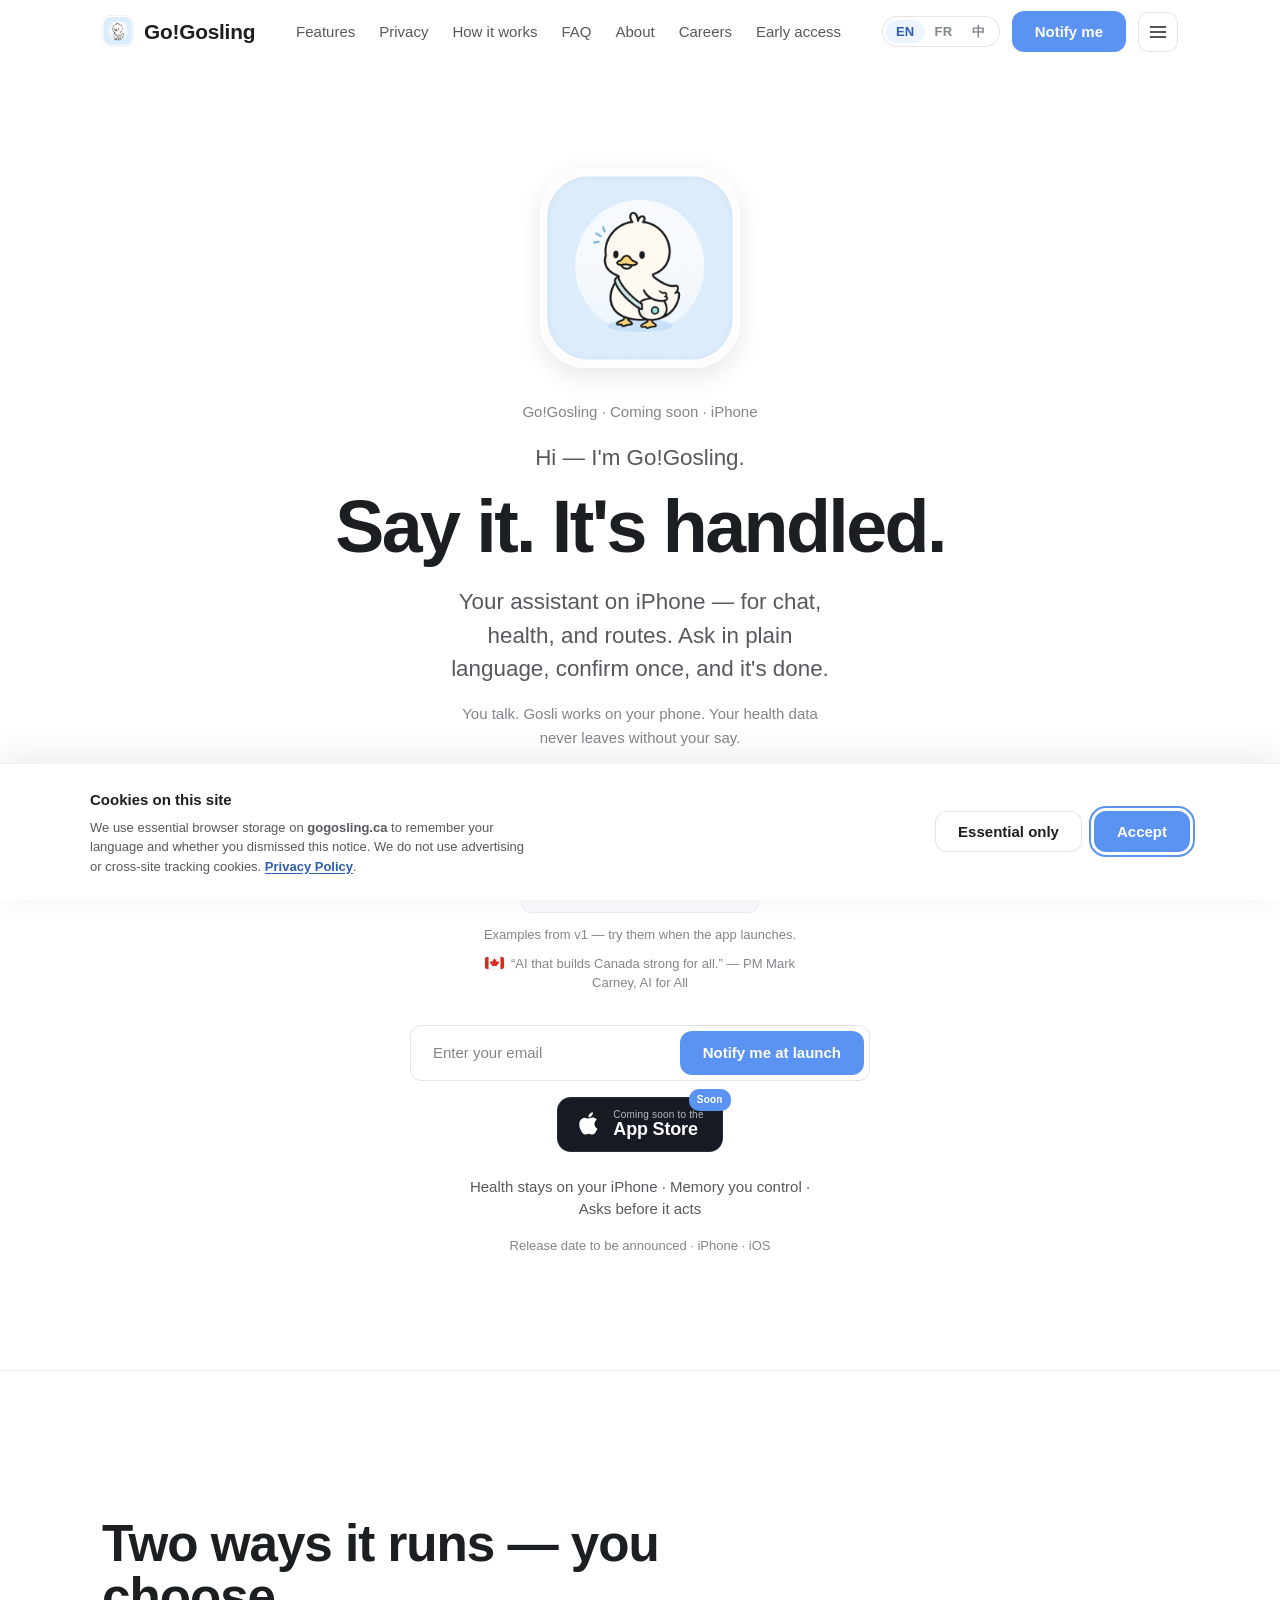
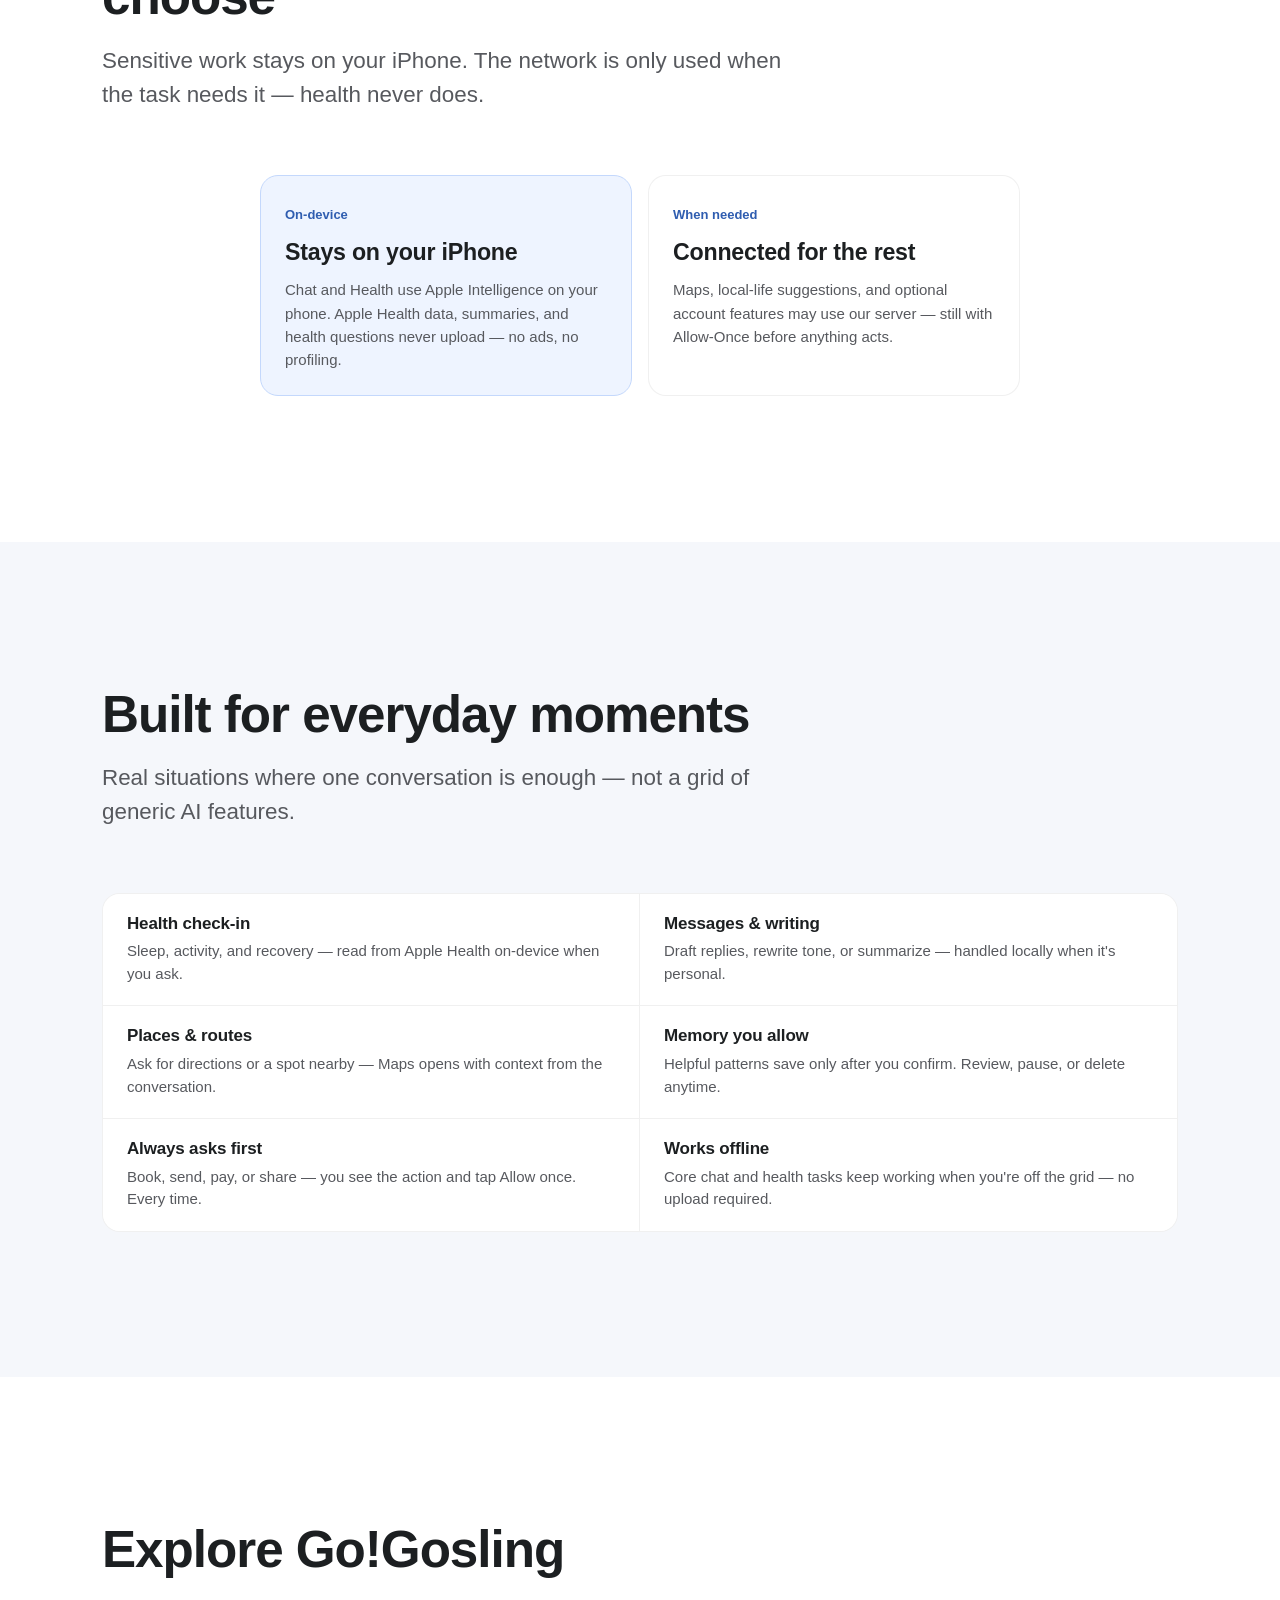
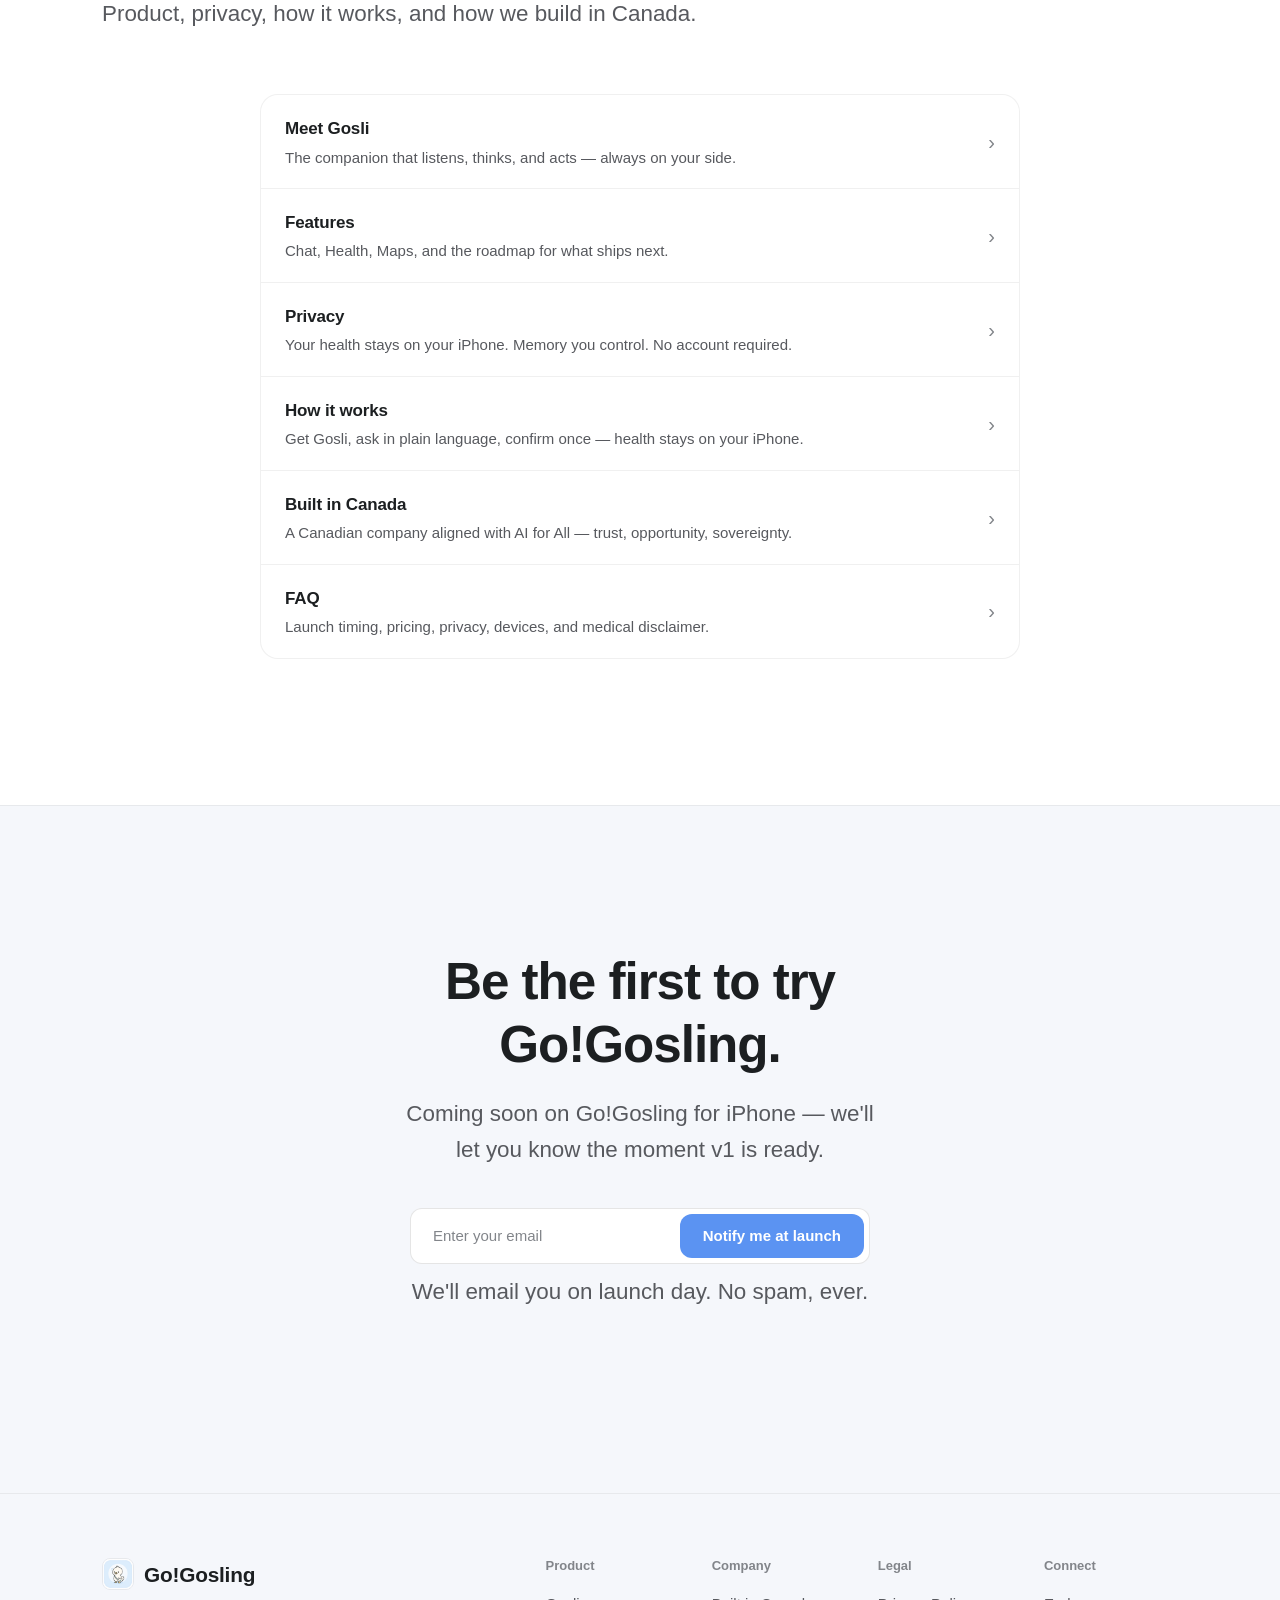
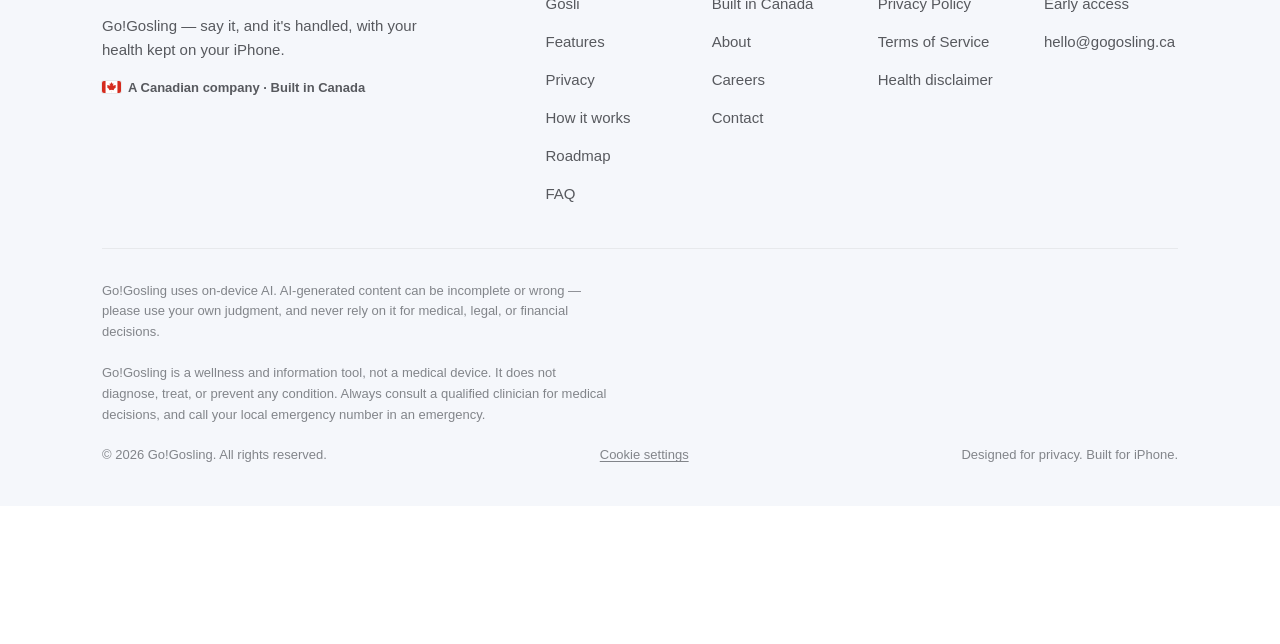
<file: index.html>
<!doctype html>
<html lang="en">
<head>
  <meta charset="utf-8" />
  <meta name="viewport" content="width=device-width, initial-scale=1, viewport-fit=cover" />
  <title data-i18n="meta.title">Go!Gosling — Canadian AI Company · Say it. It's handled.</title>
  <meta name="description" data-i18n-attr="content:meta.desc"
        content="Go!Gosling is a Canadian AI company building a private, on-device AI assistant for iPhone. Say what you want and it's handled — chat, health, and routes from one conversation. Your Apple Health data stays on your device. Coming soon." />
  <meta name="keywords" content="Canadian AI company, AI company Canada, on-device AI, privacy-first AI assistant, iPhone AI assistant, Ontario AI startup, personal AI, Go!Gosling" />
  <meta name="author" content="Go!Gosling" />
  <meta name="geo.region" content="CA-ON" />
  <meta name="geo.placename" content="Ontario, Canada" />
  <link rel="canonical" href="https://gogosling.ca/" />
  <link rel="alternate" hreflang="en" href="https://gogosling.ca/" />
  <link rel="alternate" hreflang="fr" href="https://gogosling.ca/" />
  <link rel="alternate" hreflang="zh-Hans" href="https://gogosling.ca/" />
  <link rel="alternate" hreflang="x-default" href="https://gogosling.ca/" />
  <meta name="theme-color" content="#ffffff" media="(prefers-color-scheme: light)" />
  <meta name="color-scheme" content="light" />

  <link rel="icon" href="assets/img/favicon-32.png" sizes="32x32" type="image/png" />
  <link rel="icon" href="assets/img/favicon-16.png" sizes="16x16" type="image/png" />
  <link rel="apple-touch-icon" href="assets/img/apple-touch-icon.png" />
  <link rel="manifest" href="site.webmanifest" />

  <meta property="og:type" content="website" />
  <meta property="og:site_name" content="Go!Gosling" />
  <meta property="og:title" content="Go!Gosling — Canadian AI Company" />
  <meta property="og:description" content="A Canadian AI company building a private, on-device AI assistant for iPhone. Describe what you want and it's handled — chat, health, and routes from one conversation. Your Apple Health data stays on your device." />
  <meta property="og:url" content="https://gogosling.ca/" />
  <meta property="og:image" content="https://gogosling.ca/assets/img/og-image.png" />
  <meta property="og:image:width" content="1200" />
  <meta property="og:image:height" content="630" />
  <meta name="twitter:card" content="summary_large_image" />
  <meta name="twitter:title" content="Go!Gosling — Canadian AI Company" />
  <meta name="twitter:description" content="A Canadian AI company building a private, on-device AI assistant for iPhone. Say it and it's handled — chat, health, and routes. Your Apple Health data stays on device." />
  <meta name="twitter:image" content="https://gogosling.ca/assets/img/og-image.png" />

  <link rel="stylesheet" href="assets/css/tokens.css" />
  <link rel="stylesheet" href="assets/css/base.css" />
  <link rel="stylesheet" href="assets/css/components.css" />
  <link rel="stylesheet" href="assets/css/site.css?v=20260606" />
  <link rel="stylesheet" href="assets/css/mobile.css?v=20260606" />

  <script type="application/ld+json">
  {
    "@context": "https://schema.org",
    "@graph": [
      {
        "@type": ["Organization", "Corporation"],
        "@id": "https://gogosling.ca/#organization",
        "name": "Go!Gosling",
        "alternateName": "Go Gosling",
        "url": "https://gogosling.ca/",
        "logo": "https://gogosling.ca/assets/img/icon-512.png",
        "image": "https://gogosling.ca/assets/img/og-image.png",
        "description": "Go!Gosling is a Canadian AI company building a private, on-device AI assistant for iPhone. It turns what you say into action — chat, health, and routes from one conversation — and your Apple Health data is processed on-device and never leaves your phone.",
        "slogan": "Say it. It's handled.",
        "foundingDate": "2026",
        "foundingLocation": {
          "@type": "Place",
          "address": { "@type": "PostalAddress", "addressRegion": "Ontario", "addressCountry": "CA" }
        },
        "address": { "@type": "PostalAddress", "addressRegion": "ON", "addressCountry": "CA" },
        "areaServed": { "@type": "Country", "name": "Canada" },
        "knowsAbout": [
          "Artificial Intelligence",
          "On-device AI",
          "Privacy-first AI",
          "Personal AI assistant",
          "iPhone apps",
          "Apple Health"
        ],
        "keywords": "Canadian AI company, artificial intelligence, on-device AI, privacy-first AI, iPhone AI assistant, Ontario AI startup",
        "sameAs": []
      },
      {
        "@type": "WebSite",
        "@id": "https://gogosling.ca/#website",
        "url": "https://gogosling.ca/",
        "name": "Go!Gosling",
        "publisher": { "@id": "https://gogosling.ca/#organization" },
        "inLanguage": ["en", "fr", "zh-Hans"]
      },
      {
        "@type": "SoftwareApplication",
        "name": "Go!Gosling",
        "operatingSystem": "iOS",
        "applicationCategory": "ProductivityApplication",
        "description": "A private, on-device AI assistant for iPhone from a Canadian AI company. Say what you want and it's handled — chat, health, and routes from one conversation.",
        "publisher": { "@id": "https://gogosling.ca/#organization" },
        "offers": { "@type": "Offer", "price": "0", "priceCurrency": "CAD" }
      }
    ]
  }
  </script>
</head>
<body>
  <a class="skip-link" href="#main">Skip to content</a>
  <div id="site-header"></div>

  <main id="main">

    <section class="hero hero--center">
      <div class="container hero__inner">
        <figure class="hero__art">
          <span class="hero__art-glow" aria-hidden="true"></span>
          <img class="hero__icon" src="assets/img/app-icon-1024.png"
               width="220" height="220" decoding="async" fetchpriority="high"
               alt="Go!Gosling" />
        </figure>

        <p class="hero__app" data-i18n="hero.app">Go!Gosling · Coming soon · iPhone</p>
        <p class="hero__greet" data-i18n="hero.greet">Hi — I'm Go!Gosling.</p>
        <h1 class="display" data-i18n="hero.title">Say it. It's handled.</h1>
        <p class="lead hero__lead" data-i18n="hero.lead">Your assistant on iPhone — for chat, health, and routes. Ask in plain language, confirm once, and it's done.</p>
        <p class="hero__tagline" data-i18n="hero.tagline">You talk. Gosli works on your phone. Your health data never leaves without your say.</p>

        <div class="hero__prompts" aria-label="Example requests">
          <p class="hero__prompts-label" data-i18n="hero.demo">You can ask things like</p>
          <ul class="prompt-chips">
            <li><span class="prompt-chip" data-i18n="home.prompt.1">How did I sleep this week?</span></li>
            <li><span class="prompt-chip" data-i18n="home.prompt.2">Draft a kind reply to my landlord</span></li>
            <li><span class="prompt-chip" data-i18n="home.prompt.3">Find a café near me and open Maps</span></li>
          </ul>
          <p class="hero__prompts-note" data-i18n="home.prompt.note">Examples from v1 — try them when the app launches.</p>
        </div>

        <a class="hero__pmquote" href="canada.html" data-i18n="hero.pmquote">“AI that builds Canada strong for all.” — PM Mark Carney, AI for All</a>

        <div class="hero__actions" id="notify">
          <form class="waitlist" data-waitlist novalidate>
            <div class="field">
              <input class="field__input" type="email" name="email" required autocomplete="email"
                     data-i18n-attr="placeholder:hero.email;aria-label:hero.email" placeholder="Enter your email" />
              <button class="btn btn--primary" type="submit" data-i18n="hero.cta">Notify me at launch</button>
            </div>
          </form>
          <div class="form-success" data-waitlist-success hidden>
            <svg viewBox="0 0 24 24" fill="none" stroke="currentColor" stroke-width="1.9" stroke-linecap="round" stroke-linejoin="round"><circle cx="12" cy="12" r="9"/><path d="M8 12l3 3 5-6"/></svg>
            <span data-success-text data-i18n="form.success">You are on the list. We will email you the moment Go!Gosling launches — nothing else.</span>
          </div>
          <button type="button" class="store-badge" data-store-badge data-i18n-attr="aria-label:hero.store.aria" aria-label="Coming soon to the App Store — join the waitlist">
            <span class="store-badge__tag" data-i18n="hero.store.tag">Soon</span>
            <svg class="store-badge__apple" viewBox="0 0 24 24" fill="currentColor" aria-hidden="true"><path d="M17.05 12.04c-.03-2.6 2.11-3.85 2.21-3.91-1.21-1.77-3.09-2.01-3.76-2.04-1.6-.16-3.13.94-3.94.94-.81 0-2.07-.92-3.4-.9-1.75.03-3.36 1.02-4.26 2.58-1.81 3.16-.46 7.84 1.3 10.41.86 1.26 1.89 2.67 3.24 2.62 1.3-.05 1.79-.84 3.36-.84s2.01.84 3.39.81c1.4-.03 2.29-1.28 3.15-2.55.99-1.46 1.4-2.87 1.42-2.94-.03-.02-2.72-1.05-2.75-4.14M14.53 4.4c.72-.86 1.2-2.07 1.07-3.28-1.03.05-2.28.69-3.02 1.55-.67.77-1.25 1.99-1.09 3.17 1.15.09 2.32-.58 3.07-1.44"/></svg>
            <span class="store-badge__txt">
              <span class="store-badge__small" data-i18n="hero.store.small">Coming soon to the</span>
              <span class="store-badge__big" data-i18n="hero.store.big">App Store</span>
            </span>
          </button>
          <p class="hero__hook" data-i18n="hero.hook">Health stays on your iPhone · Memory you control · Asks before it acts</p>
          <p class="form-note hero__note" data-i18n="hero.note">Release date to be announced · iPhone · iOS</p>
        </div>
      </div>
    </section>

    <section class="section home-modes">
      <div class="container">
        <div class="sec-head">
          <h2 class="section-title" data-i18n="home.modes.title">Two ways it runs — you choose</h2>
          <p class="lead" data-i18n="home.modes.lead">Sensitive work stays on your iPhone. The network is only used when the task needs it — health never does.</p>
        </div>
        <div class="mode-duo">
          <article class="mode-card mode-card--on">
            <span class="mode-card__tag" data-i18n="home.mode.on.tag">On-device</span>
            <h3 class="mode-card__title" data-i18n="home.mode.on.title">Stays on your iPhone</h3>
            <p class="mode-card__body" data-i18n="home.mode.on.body">Chat and Health use Apple Intelligence on your phone. Apple Health data, summaries, and health questions never upload — no ads, no profiling.</p>
          </article>
          <article class="mode-card">
            <span class="mode-card__tag" data-i18n="home.mode.conn.tag">When needed</span>
            <h3 class="mode-card__title" data-i18n="home.mode.conn.title">Connected for the rest</h3>
            <p class="mode-card__body" data-i18n="home.mode.conn.body">Maps, local-life suggestions, and optional account features may use our server — still with Allow-Once before anything acts.</p>
          </article>
        </div>
      </div>
    </section>

    <section class="section section--inset home-scenes">
      <div class="container">
        <div class="sec-head">
          <h2 class="section-title" data-i18n="home.scenes.title">Built for everyday moments</h2>
          <p class="lead" data-i18n="home.scenes.lead">Real situations where one conversation is enough — not a grid of generic AI features.</p>
        </div>
        <div class="scene-grid">
          <article class="scene-tile">
            <h3 data-i18n="home.scene.health.t">Health check-in</h3>
            <p data-i18n="home.scene.health.b">Sleep, activity, and recovery — read from Apple Health on-device when you ask.</p>
          </article>
          <article class="scene-tile">
            <h3 data-i18n="home.scene.chat.t">Messages &amp; writing</h3>
            <p data-i18n="home.scene.chat.b">Draft replies, rewrite tone, or summarize — handled locally when it's personal.</p>
          </article>
          <article class="scene-tile">
            <h3 data-i18n="home.scene.routes.t">Places &amp; routes</h3>
            <p data-i18n="home.scene.routes.b">Ask for directions or a spot nearby — Maps opens with context from the conversation.</p>
          </article>
          <article class="scene-tile">
            <h3 data-i18n="home.scene.memory.t">Memory you allow</h3>
            <p data-i18n="home.scene.memory.b">Helpful patterns save only after you confirm. Review, pause, or delete anytime.</p>
          </article>
          <article class="scene-tile">
            <h3 data-i18n="home.scene.confirm.t">Always asks first</h3>
            <p data-i18n="home.scene.confirm.b">Book, send, pay, or share — you see the action and tap Allow once. Every time.</p>
          </article>
          <article class="scene-tile">
            <h3 data-i18n="home.scene.offline.t">Works offline</h3>
            <p data-i18n="home.scene.offline.b">Core chat and health tasks keep working when you're off the grid — no upload required.</p>
          </article>
        </div>
      </div>
    </section>

    <section class="section home-explore">
      <div class="container">
        <div class="sec-head">
          <h2 class="section-title" data-i18n="home.explore.title">Explore Go!Gosling</h2>
          <p class="lead" data-i18n="home.explore.lead">Product, privacy, how it works, and how we build in Canada.</p>
        </div>
        <nav class="home-explore__list" aria-label="Explore Go!Gosling">
          <a class="home-row reveal" href="meet.html">
            <span class="home-row__main">
              <span class="home-row__title" data-i18n="home.card.meet.title">Meet Gosli</span>
              <span class="home-row__desc" data-i18n="home.card.meet.body">The companion that listens, thinks, and acts — always on your side.</span>
            </span>
            <span class="home-row__chev" aria-hidden="true">›</span>
          </a>
          <a class="home-row reveal" href="features.html">
            <span class="home-row__main">
              <span class="home-row__title" data-i18n="home.card.features.title">Features</span>
              <span class="home-row__desc" data-i18n="home.card.features.body">Chat, Health, Maps, and the roadmap for what ships next.</span>
            </span>
            <span class="home-row__chev" aria-hidden="true">›</span>
          </a>
          <a class="home-row reveal" href="privacy.html">
            <span class="home-row__main">
              <span class="home-row__title" data-i18n="home.card.privacy.title">Privacy</span>
              <span class="home-row__desc" data-i18n="home.card.privacy.body">Your health stays on your iPhone. Memory you control. No account required.</span>
            </span>
            <span class="home-row__chev" aria-hidden="true">›</span>
          </a>
          <a class="home-row reveal" href="how.html">
            <span class="home-row__main">
              <span class="home-row__title" data-i18n="home.card.how.title">How it works</span>
              <span class="home-row__desc" data-i18n="home.card.how.body">Get Gosli, ask in plain language, confirm once — health stays on your iPhone.</span>
            </span>
            <span class="home-row__chev" aria-hidden="true">›</span>
          </a>
          <a class="home-row reveal" href="canada.html">
            <span class="home-row__main">
              <span class="home-row__title" data-i18n="home.card.canada.title">Built in Canada</span>
              <span class="home-row__desc" data-i18n="home.card.canada.body">A Canadian company aligned with AI for All — trust, opportunity, sovereignty.</span>
            </span>
            <span class="home-row__chev" aria-hidden="true">›</span>
          </a>
          <a class="home-row reveal" href="faq.html">
            <span class="home-row__main">
              <span class="home-row__title" data-i18n="home.card.faq.title">FAQ</span>
              <span class="home-row__desc" data-i18n="home.card.faq.body">Launch timing, pricing, privacy, devices, and medical disclaimer.</span>
            </span>
            <span class="home-row__chev" aria-hidden="true">›</span>
          </a>
        </nav>
      </div>
    </section>

    <section class="section final-cta">
      <div class="container final-cta__inner">
          <h2 data-i18n="cta.title">Be first to try Go!Gosling.</h2>
          <p data-i18n="cta.lead">Coming soon on Go!Gosling for iPhone — we will notify you when v1 is ready.</p>
          <div>
            <form class="waitlist" data-waitlist novalidate>
              <div class="field">
                <input class="field__input" type="email" name="email" required autocomplete="email"
                       data-i18n-attr="placeholder:cta.email;aria-label:cta.email" placeholder="Enter your email" />
                <button class="btn btn--primary" type="submit" data-i18n="cta.btn">Notify me at launch</button>
              </div>
            </form>
            <div class="form-success" data-waitlist-success hidden>
              <svg viewBox="0 0 24 24" fill="none" stroke="currentColor" stroke-width="1.9" stroke-linecap="round" stroke-linejoin="round"><circle cx="12" cy="12" r="9"/><path d="M8 12l3 3 5-6"/></svg>
              <span data-success-text data-i18n="form.success">You are on the list. We will email you the moment Go!Gosling launches — nothing else.</span>
            </div>
            <p class="form-note" data-i18n="cta.note">We will email you on launch day. No spam.</p>
          </div>
      </div>
    </section>

  </main>

  <div id="site-footer"></div>

  <script src="assets/js/chrome.js?v=20260605b"></script>
  <script src="assets/js/i18n-fr.js?v=20260605b"></script>
  <script src="assets/js/i18n.js?v=20260605b"></script>
  <script src="assets/js/cookies.js?v=20260605b"></script>
  <script src="assets/js/main.js?v=20260605b"></script>
</body>
</html>
</file>
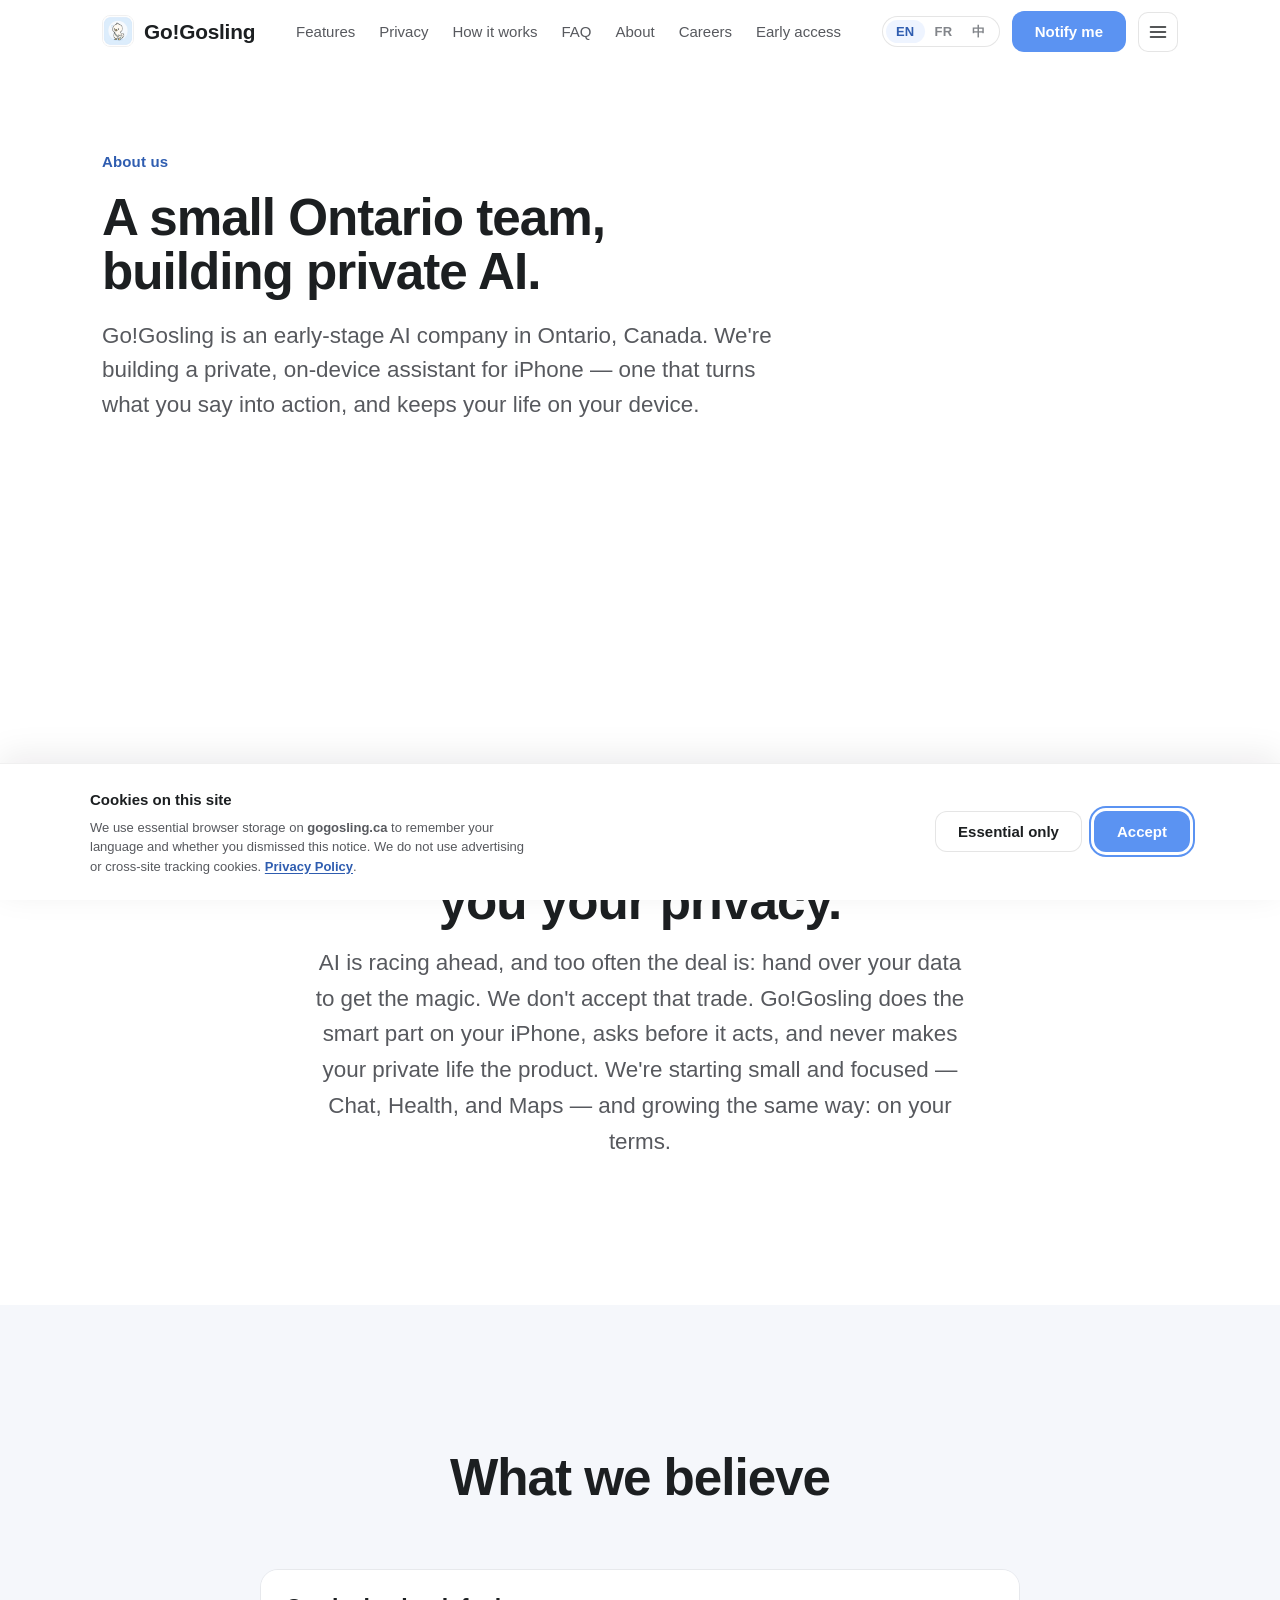
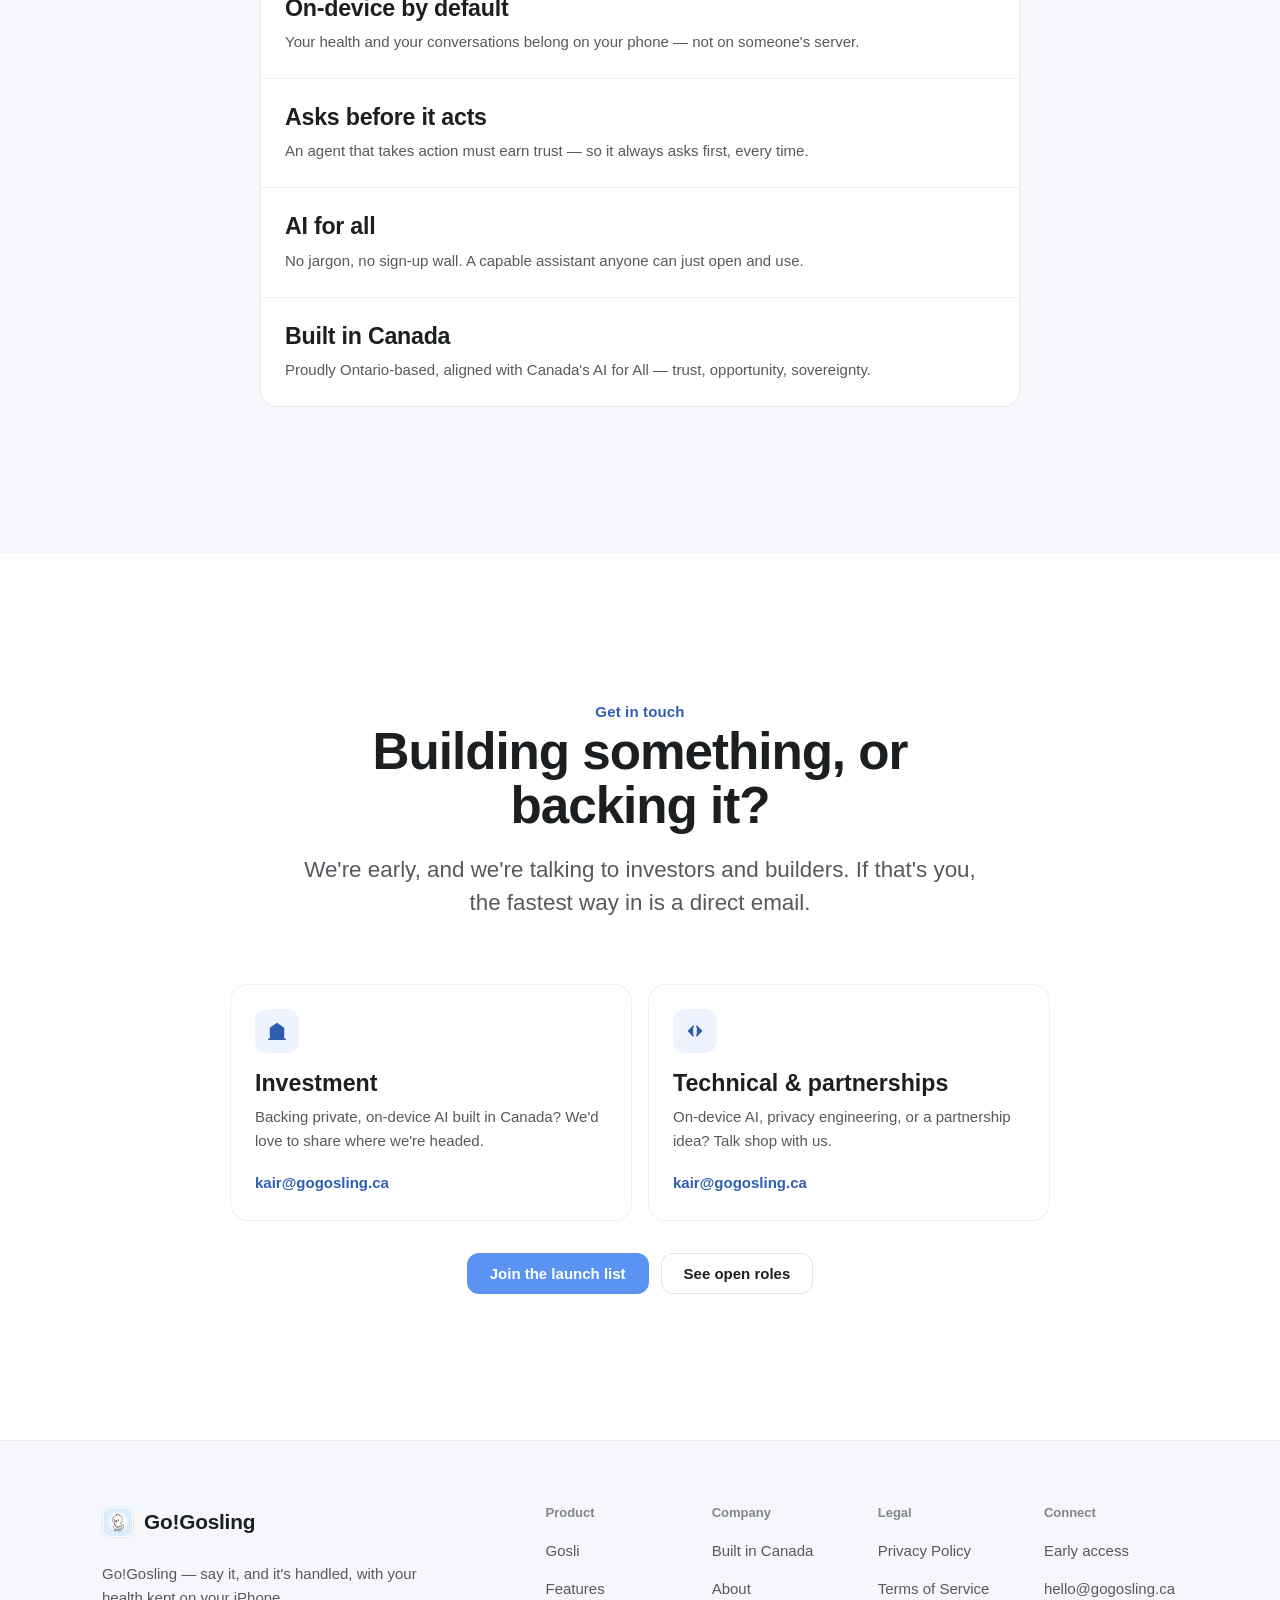
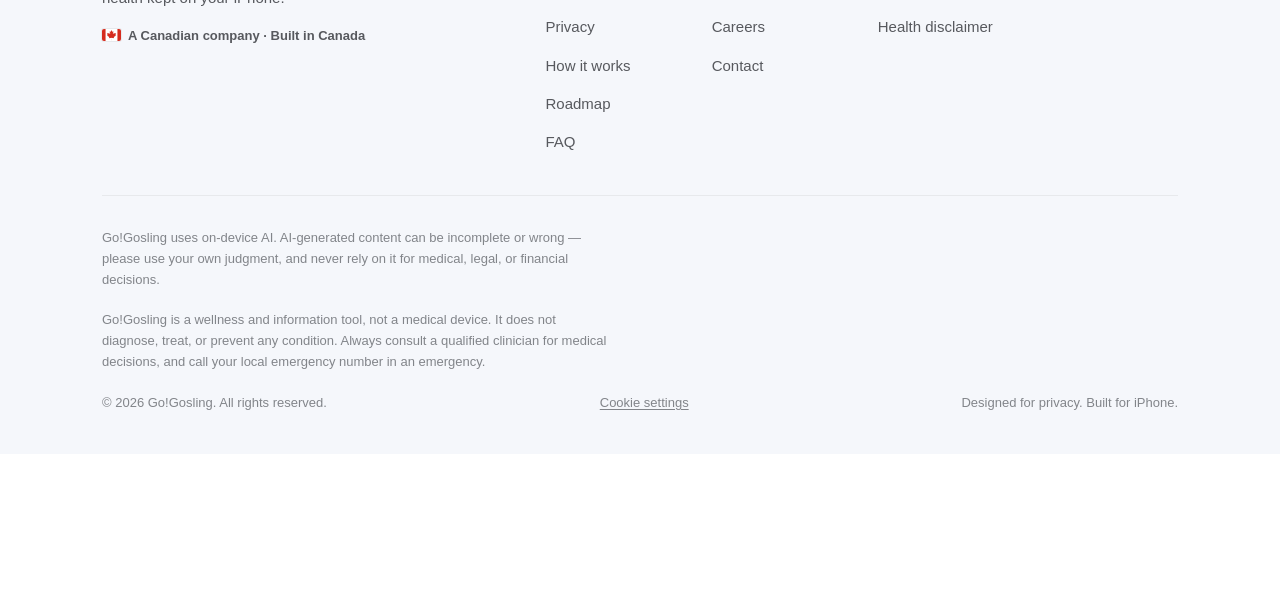
<file: about.html>
<!doctype html>
<html lang="en">
<head>
  <meta charset="utf-8" />
  <meta name="viewport" content="width=device-width, initial-scale=1, viewport-fit=cover" />
  <title data-i18n="about.metaTitle">About — Go!Gosling, a Canadian AI Company</title>
  <meta name="description" data-i18n-attr="content:about.metaDesc"
        content="Go!Gosling is an early-stage AI company in Ontario, Canada, building a private, on-device assistant for iPhone. For investment or technical conversations, reach kair@gogosling.ca." />
  <meta name="robots" content="index,follow" />
  <link rel="canonical" href="https://gogosling.ca/about.html" />
  <link rel="icon" href="assets/img/favicon-32.png" sizes="32x32" type="image/png" />
  <link rel="apple-touch-icon" href="assets/img/apple-touch-icon.png" />
  <link rel="manifest" href="site.webmanifest" />
  <meta name="color-scheme" content="light" />
  <link rel="stylesheet" href="assets/css/tokens.css" />
  <link rel="stylesheet" href="assets/css/base.css" />
  <link rel="stylesheet" href="assets/css/components.css" />
  <link rel="stylesheet" href="assets/css/site.css?v=20260606" />
  <link rel="stylesheet" href="assets/css/mobile.css?v=20260606" />
</head>
<body>
  <a class="skip-link" href="#main">Skip to content</a>
  <div id="site-header"></div>

  <main id="main">
    <!-- Hero -->
    <section class="section subhero subhero--canada">
      <div class="container">
        <div class="sec-head center">
          <span class="eyebrow eyebrow--brand" data-i18n="about.eyebrow">About us</span>
          <h1 class="section-title" style="margin-top:var(--space-4)" data-i18n="about.title">A small Ontario team, building private AI.</h1>
          <p class="lead mx-auto measure" style="margin-inline:auto" data-i18n="about.lead">Go!Gosling is an early-stage AI company in Ontario, Canada. We're building a private, on-device assistant for iPhone — one that turns what you say into action, and keeps your life on your device.</p>
        </div>
      </div>
    </section>

    <!-- Mission -->
    <section class="section">
      <div class="container about-mission">
        <span class="eyebrow eyebrow--brand" data-i18n="about.story.k">Why we exist</span>
        <h2 class="section-title" data-i18n="about.story.title">Powerful AI shouldn't cost you your privacy.</h2>
        <p data-i18n="about.story.body">AI is racing ahead, and too often the deal is: hand over your data to get the magic. We don't accept that trade. Go!Gosling does the smart part on your iPhone, asks before it acts, and never makes your private life the product. We're starting small and focused — Chat, Health, and Maps — and growing the same way: on your terms.</p>
      </div>
    </section>

    <!-- Beliefs -->
    <section class="section section--inset">
      <div class="container">
        <div class="sec-head center"><h2 class="section-title" data-i18n="about.believe.title">What we believe</h2></div>
        <div class="privacy__grid">
          <div class="card card--flat"><h3 class="card__title" data-i18n="about.b1.t">On-device by default</h3><p class="card__body" data-i18n="about.b1.b">Your health and your conversations belong on your phone — not on someone's server.</p></div>
          <div class="card card--flat"><h3 class="card__title" data-i18n="about.b2.t">Asks before it acts</h3><p class="card__body" data-i18n="about.b2.b">An agent that takes action must earn trust — so it always asks first, every time.</p></div>
          <div class="card card--flat"><h3 class="card__title" data-i18n="about.b3.t">AI for all</h3><p class="card__body" data-i18n="about.b3.b">No jargon, no sign-up wall. A capable assistant anyone can just open and use.</p></div>
          <div class="card card--flat"><h3 class="card__title" data-i18n="about.b4.t">Built in Canada</h3><p class="card__body" data-i18n="about.b4.b">Proudly Ontario-based, aligned with Canada's AI for All — trust, opportunity, sovereignty.</p></div>
        </div>
      </div>
    </section>

    <!-- Contact / get involved -->
    <section class="section" id="contact">
      <div class="container">
        <div class="sec-head center">
          <span class="eyebrow eyebrow--brand" data-i18n="about.contact.k">Get in touch</span>
          <h2 class="section-title" data-i18n="about.contact.title">Building something, or backing it?</h2>
          <p class="lead mx-auto measure" style="margin-inline:auto" data-i18n="about.contact.lead">We're early, and we're talking to investors and builders. If that's you, the fastest way in is a direct email.</p>
        </div>
        <div class="contact-grid">
          <a class="contact-card" href="mailto:kair@gogosling.ca?subject=Go!Gosling — Investment">
            <span class="contact-card__ic" aria-hidden="true"><svg viewBox="0 0 24 24" fill="none" stroke="currentColor" stroke-width="1.7" stroke-linecap="round" stroke-linejoin="round"><path d="M3 21h18M5 21V9l7-5 7 5v12M9 21v-6h6v6"/></svg></span>
            <h3 data-i18n="about.contact.investTitle">Investment</h3>
            <p data-i18n="about.contact.investBody">Backing private, on-device AI built in Canada? We'd love to share where we're headed.</p>
            <span class="contact-card__mail">kair@gogosling.ca</span>
          </a>
          <a class="contact-card" href="mailto:kair@gogosling.ca?subject=Go!Gosling — Technical / Partnership">
            <span class="contact-card__ic" aria-hidden="true"><svg viewBox="0 0 24 24" fill="none" stroke="currentColor" stroke-width="1.7" stroke-linecap="round" stroke-linejoin="round"><path d="M14 7l5 5-5 5M10 17l-5-5 5-5"/></svg></span>
            <h3 data-i18n="about.contact.techTitle">Technical &amp; partnerships</h3>
            <p data-i18n="about.contact.techBody">On-device AI, privacy engineering, or a partnership idea? Talk shop with us.</p>
            <span class="contact-card__mail">kair@gogosling.ca</span>
          </a>
        </div>
        <p class="about-foot-cta">
          <a class="btn btn--primary" href="index.html#notify" data-i18n="about.contact.notify">Join the launch list</a>
          <a class="btn btn--ghost" href="careers.html" data-i18n="about.contact.careers">See open roles</a>
        </p>
      </div>
    </section>
  </main>

  <div id="site-footer"></div>

  <script>window.GOSLING_PAGE = "about";</script>
  <script src="assets/js/chrome.js?v=20260605b"></script>
  <script src="assets/js/i18n-fr.js?v=20260605b"></script>
  <script src="assets/js/i18n.js?v=20260605b"></script>
  <script src="assets/js/cookies.js?v=20260605b"></script>
  <script src="assets/js/main.js?v=20260605b"></script>
</body>
</html>
</file>
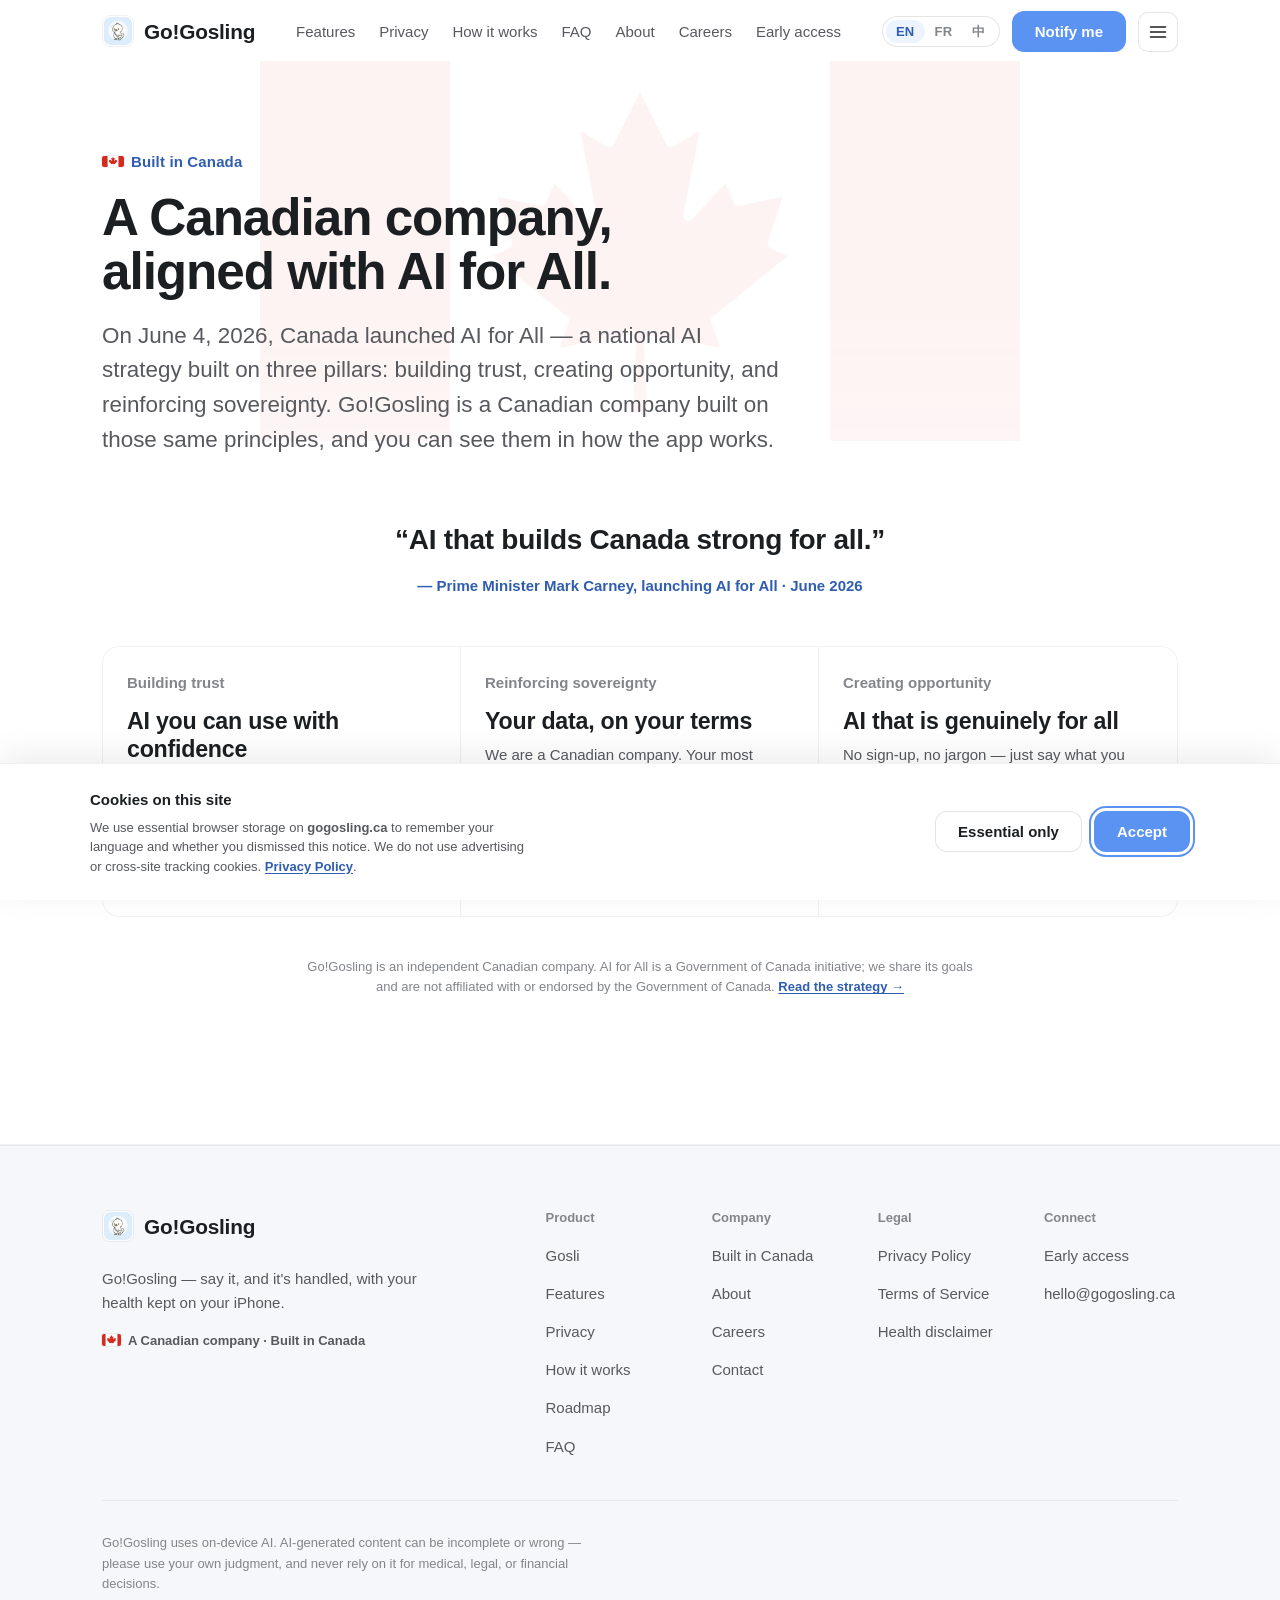
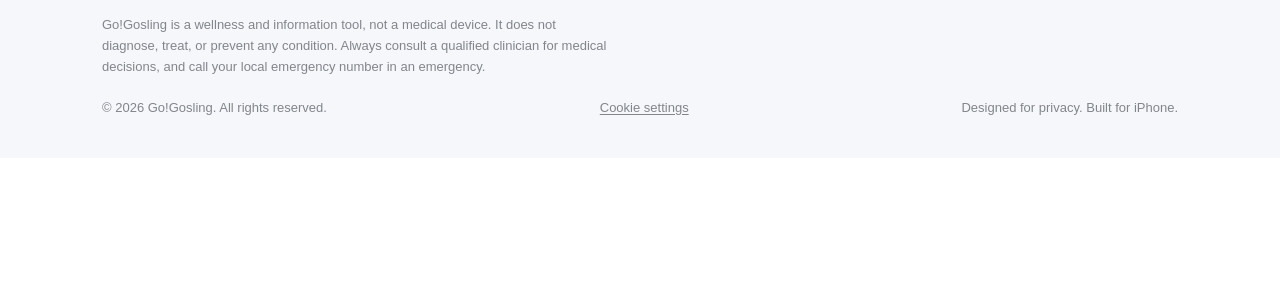
<file: canada.html>
<!doctype html>
<html lang="en">
<head>
  <meta charset="utf-8" />
  <meta name="viewport" content="width=device-width, initial-scale=1, viewport-fit=cover" />
  <title data-i18n="canada.metaTitle">Go!Gosling is a Canadian company aligned with AI for All — Go!Gosling</title>
  <meta name="description" data-i18n-attr="content:canada.metaDesc" content="Go!Gosling is a Canadian company aligned with AI for All — built in Ontario for iPhone." />
  <meta name="robots" content="index,follow" />
  <link rel="canonical" href="https://gogosling.ca/canada.html" />
  <link rel="icon" href="assets/img/favicon-32.png" sizes="32x32" type="image/png" />
  <link rel="icon" href="assets/img/favicon-16.png" sizes="16x16" type="image/png" />
  <link rel="apple-touch-icon" href="assets/img/apple-touch-icon.png" />
  <link rel="manifest" href="site.webmanifest" />
  <meta name="color-scheme" content="light" />
  <link rel="alternate" hreflang="en" href="https://gogosling.ca/canada.html" />
  <link rel="alternate" hreflang="fr" href="https://gogosling.ca/canada.html" />
  <link rel="alternate" hreflang="zh-Hans" href="https://gogosling.ca/canada.html" />
  <link rel="alternate" hreflang="x-default" href="https://gogosling.ca/canada.html" />
  <link rel="stylesheet" href="assets/css/tokens.css" />
  <link rel="stylesheet" href="assets/css/base.css" />
  <link rel="stylesheet" href="assets/css/components.css" />
  <link rel="stylesheet" href="assets/css/site.css?v=20260606" />
  <link rel="stylesheet" href="assets/css/mobile.css?v=20260606" />

</head>
<body>
  <a class="skip-link" href="#main">Skip to content</a>
  <script>window.GOSLING_PAGE = "canada";</script>
  <div id="site-header"></div>
  <main id="main">
    <!-- ===================== BUILT IN CANADA · AI FOR ALL ===================== -->
    <section class="section canada subhero subhero--canada" id="canada">
      <div class="container">
        <div class="sec-head center">
          <span class="eyebrow eyebrow--brand canada__eyebrow"><img class="canada__flag" src="assets/img/ca-flag.png" alt="Canada" width="22" height="11" decoding="async" /> <span data-i18n="ca.eyebrow">Built in Canada</span></span>
          <h2 class="section-title" style="margin-top:var(--space-4)" data-i18n="ca.title">A Canadian company, aligned with AI for All.</h2>
          <p class="lead mx-auto measure" style="margin-inline:auto" data-i18n="ca.lead">On June 4, 2026, Canada launched AI for All — a national AI strategy built on three pillars: building trust, creating opportunity, and reinforcing sovereignty. Go!Gosling is a Canadian company built on those same principles, and you can see them in how the app works.</p>
        </div>

        <figure class="canada__quote">
          <blockquote data-i18n="ca.quote">“AI that builds Canada strong for all.”</blockquote>
          <figcaption data-i18n="ca.cite">— Prime Minister Mark Carney, launching AI for All · June 2026</figcaption>
        </figure>

        <div class="canada__grid">
          <div class="card card--flat canada__card">
            <span class="canada__k" data-i18n="ca.p1.k">Building trust</span>
            <h3 class="card__title" data-i18n="ca.p1.t">AI you can use with confidence</h3>
            <p class="card__body" data-i18n="ca.p1.b">Your chats and Apple Health data are processed on your iPhone. Health never leaves the device, no account is needed to start, and anything that books, sends, or pays asks first.</p>
          </div>
          <div class="card card--flat canada__card">
            <span class="canada__k" data-i18n="ca.p2.k">Reinforcing sovereignty</span>
            <h3 class="card__title" data-i18n="ca.p2.t">Your data, on your terms</h3>
            <p class="card__body" data-i18n="ca.p2.b">We are a Canadian company. Your most personal data stays on your device — under your control, not on someone else’s servers.</p>
          </div>
          <div class="card card--flat canada__card">
            <span class="canada__k" data-i18n="ca.p3.k">Creating opportunity</span>
            <h3 class="card__title" data-i18n="ca.p3.t">AI that is genuinely for all</h3>
            <p class="card__body" data-i18n="ca.p3.b">No sign-up, no jargon — just say what you need. We are building a capable assistant that anyone can open and use.</p>
          </div>
        </div>

        <p class="canada__note">
          <span data-i18n="ca.note">Go!Gosling is an independent Canadian company. AI for All is a Government of Canada initiative; we share its goals and are not affiliated with or endorsed by the Government of Canada.</span>
          <a href="https://www.pm.gc.ca/en/news/news-releases/2026/06/04/prime-minister-carney-launches-ai-all-canadas-new-national-artificial" target="_blank" rel="noopener noreferrer" data-i18n="ca.link">Read the strategy →</a>
        </p>
      </div>
    </section>

  </main>

  <div id="site-footer"></div>
  <script src="assets/js/chrome.js?v=20260605b"></script>
  <script src="assets/js/i18n-fr.js?v=20260605b"></script>
  <script src="assets/js/i18n.js?v=20260605b"></script>
  <script src="assets/js/cookies.js?v=20260605b"></script>
  <script src="assets/js/main.js?v=20260605b"></script>
</body>
</html>
</file>
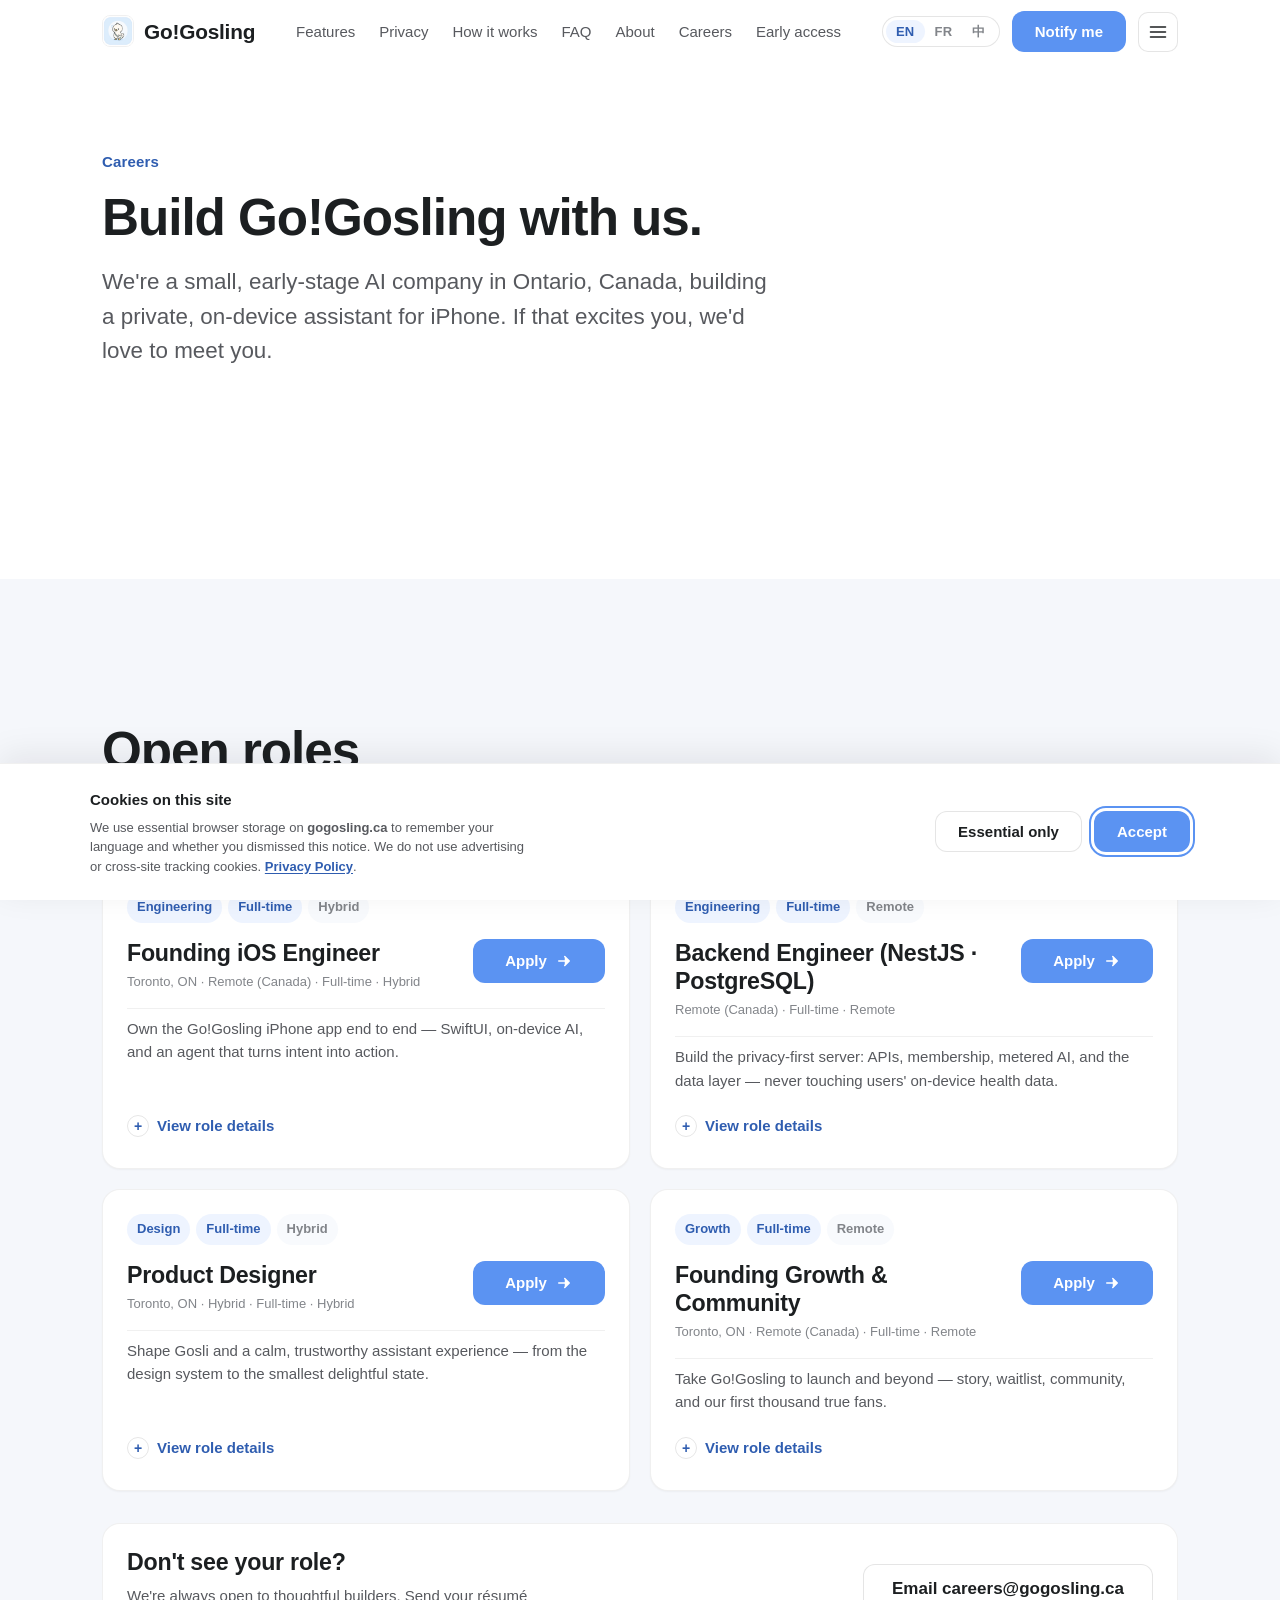
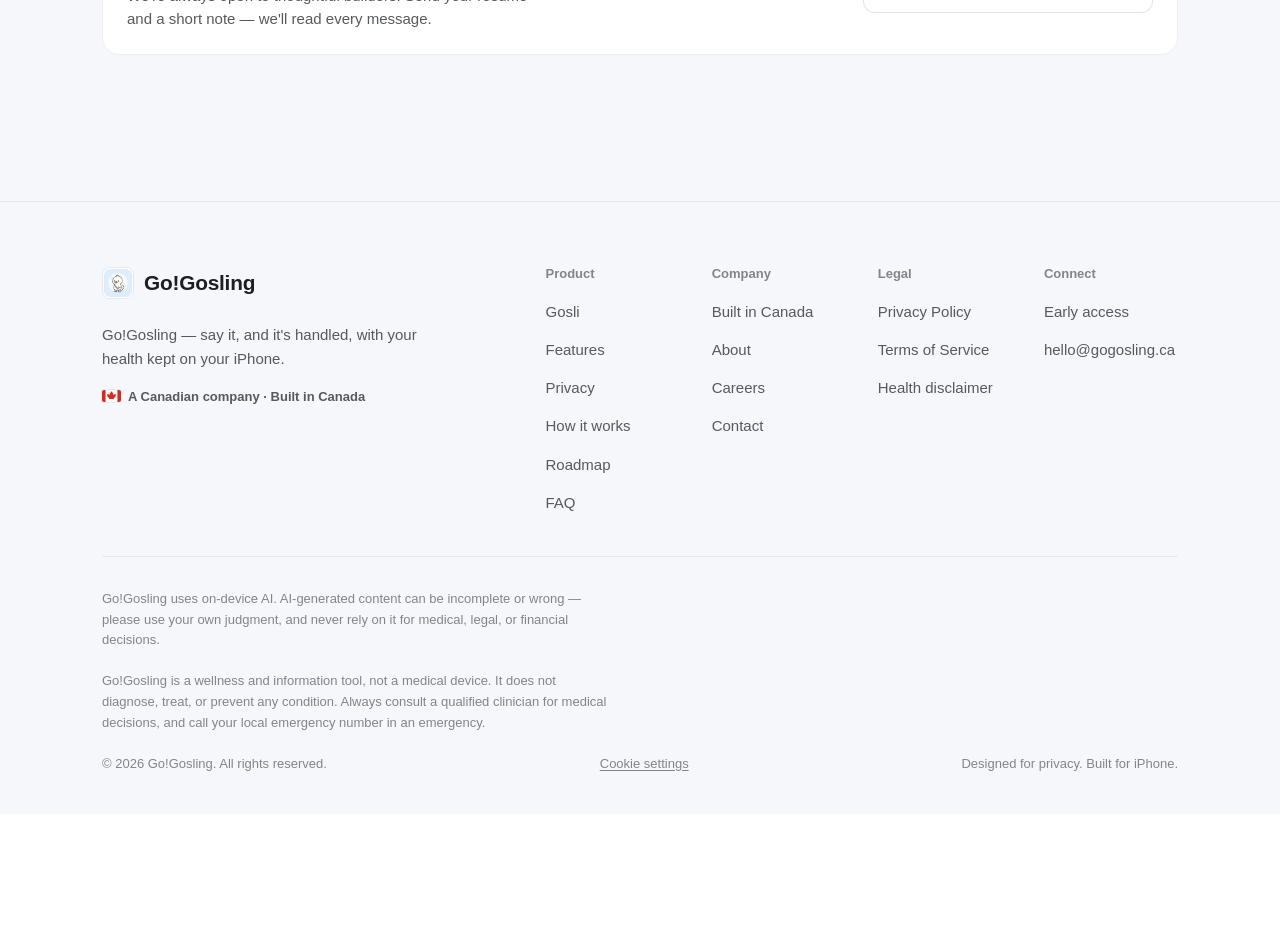
<file: careers.html>
<!doctype html>
<html lang="en">
<head>
  <meta charset="utf-8" />
  <meta name="viewport" content="width=device-width, initial-scale=1, viewport-fit=cover" />
  <title data-i18n="careers.metaTitle">Careers — Go!Gosling</title>
  <meta name="description" data-i18n-attr="content:careers.metaDesc"
        content="Join Go!Gosling — an early-stage AI company in Ontario, Canada building a private, on-device assistant for iPhone. See open roles and apply." />
  <meta name="robots" content="index,follow" />
  <link rel="canonical" href="https://gogosling.ca/careers.html" />
  <link rel="icon" href="assets/img/favicon-32.png" sizes="32x32" type="image/png" />
  <link rel="apple-touch-icon" href="assets/img/apple-touch-icon.png" />
  <link rel="manifest" href="site.webmanifest" />
  <meta name="color-scheme" content="light" />
  <link rel="stylesheet" href="assets/css/tokens.css" />
  <link rel="stylesheet" href="assets/css/base.css" />
  <link rel="stylesheet" href="assets/css/components.css" />
  <link rel="stylesheet" href="assets/css/site.css?v=20260606" />
  <link rel="stylesheet" href="assets/css/mobile.css?v=20260606" />
</head>
<body>
  <a class="skip-link" href="#main">Skip to content</a>
  <div id="site-header"></div>

  <main id="main">
    <section class="section subhero">
      <div class="container">
        <div class="sec-head center">
          <span class="eyebrow eyebrow--brand" data-i18n="careers.eyebrow">Careers</span>
          <h1 class="section-title" style="margin-top:var(--space-4)" data-i18n="careers.title">Build Go!Gosling with us.</h1>
          <p class="lead mx-auto measure" style="margin-inline:auto" data-i18n="careers.lead">We're a small, early-stage AI company in Ontario, Canada, building a private, on-device assistant for iPhone. If that excites you, we'd love to meet you.</p>
        </div>
      </div>
    </section>

    <section class="section section--inset careers-roles">
      <div class="container">
        <div class="careers-roles__head sec-head">
          <h2 class="section-title" data-i18n="careers.openTitle">Open roles</h2>
          <p class="careers-roles__hint" data-i18n="careers.rolesHint">Select a role to open the application form — résumé upload, optional links, and consent in one step.</p>
        </div>
        <div id="jobs-list" class="jobs-list" aria-live="polite">
          <p class="jobs-loading" data-c="loading">Loading open roles…</p>
        </div>
        <aside class="careers-inquiry reveal">
          <div class="careers-inquiry__inner">
            <div>
              <h3 class="careers-inquiry__title" data-i18n="careers.inquiryTitle">Don't see your role?</h3>
              <p class="careers-inquiry__body" data-i18n="careers.inquiryBody">We're always open to thoughtful builders. Send your résumé and a short note — we'll read every message.</p>
            </div>
            <a class="btn btn--ghost btn--lg careers-inquiry__btn" href="mailto:careers@gogosling.ca" data-i18n="careers.inquiryBtn">Email careers@gogosling.ca</a>
          </div>
        </aside>
      </div>
    </section>
  </main>

  <!-- Application dialog -->
  <dialog id="apply-dialog" class="apply-dialog" aria-labelledby="apply-heading">
    <div class="apply-dialog__inner">
      <header class="apply-dialog__header">
        <div class="apply-dialog__headcopy">
          <p class="apply-dialog__eyebrow" data-c="applyEyebrow">Application</p>
          <h2 id="apply-heading" class="apply-dialog__title">
            <span class="apply-dialog__for" data-c="applyFor">Apply for</span>
            <span class="apply-dialog__role" data-apply-role></span>
          </h2>
        </div>
        <button type="button" class="apply-dialog__x" data-apply-close data-i18n-attr="aria-label:careers.closeDialog" aria-label="Close">
          <svg viewBox="0 0 24 24" fill="none" stroke="currentColor" stroke-width="1.9" stroke-linecap="round" aria-hidden="true"><path d="M6 6l12 12M18 6L6 18"/></svg>
        </button>
      </header>

      <form class="apply-form" novalidate>
        <input type="hidden" name="jobSlug" value="" />
        <div class="hp" aria-hidden="true"><label>Company website<input type="text" name="company_website" tabindex="-1" autocomplete="off" /></label></div>

        <fieldset class="apply-form__section">
          <legend class="apply-form__legend" data-c="sectionContact">Contact</legend>
          <div class="apply-form__grid apply-form__grid--2">
            <label class="field-row"><span data-c="name">Full name</span><input type="text" name="applicantName" required autocomplete="name" /></label>
            <label class="field-row"><span data-c="email">Email</span><input type="email" name="email" required autocomplete="email" /></label>
          </div>
          <label class="field-row"><span data-c="phone">Phone (optional)</span><input type="tel" name="phone" autocomplete="tel" /></label>
        </fieldset>

        <fieldset class="apply-form__section">
          <legend class="apply-form__legend" data-c="sectionLinks">Links (optional)</legend>
          <div class="apply-form__grid apply-form__grid--2">
            <label class="field-row"><span data-c="portfolio">Portfolio / website</span><input type="url" name="portfolio" inputmode="url" placeholder="https://" /></label>
            <label class="field-row"><span data-c="linkedin">LinkedIn</span><input type="url" name="linkedin" inputmode="url" placeholder="https://" /></label>
          </div>
          <label class="field-row"><span data-c="github">GitHub</span><input type="url" name="github" inputmode="url" placeholder="https://" /></label>
        </fieldset>

        <fieldset class="apply-form__section">
          <legend class="apply-form__legend" data-c="sectionAbout">About you</legend>
          <label class="field-row"><span data-c="message">Why Go!Gosling?</span><textarea name="coverMessage" rows="4" data-c-ph="messagePh"></textarea></label>
          <div class="field-row field-row--file">
            <span class="field-row__label" data-c="resume">Résumé (PDF/DOC, max 8MB)</span>
            <div class="file-upload" data-file-upload>
              <input class="file-upload__input" type="file" id="resume-input" name="resume" accept=".pdf,.doc,.docx,application/pdf,application/msword,application/vnd.openxmlformats-officedocument.wordprocessingml.document" />
              <div class="file-upload__zone" data-resume-zone tabindex="0" role="button" aria-controls="resume-input" aria-describedby="resume-input-hint">
                <span class="file-upload__icon" aria-hidden="true">
                  <svg viewBox="0 0 24 24" fill="none" stroke="currentColor" stroke-width="1.8" stroke-linecap="round" stroke-linejoin="round"><path d="M12 3v12M8 7l4-4 4 4"/><path d="M4 14v4a2 2 0 002 2h12a2 2 0 002-2v-4"/></svg>
                </span>
                <p class="file-upload__prompt" data-c="resumePrompt">Drop your résumé here, or click to browse</p>
                <p class="file-upload__hint" id="resume-input-hint" data-c="resumeHint">PDF or Word document · maximum 8 MB</p>
                <span class="file-upload__browse" data-c="chooseFile">Browse files</span>
              </div>
              <div class="file-upload__picked" data-resume-picked>
                <span class="file-upload__picked-icon" aria-hidden="true">
                  <svg viewBox="0 0 24 24" fill="none" stroke="currentColor" stroke-width="1.8"><path d="M14 2H6a2 2 0 00-2 2v16a2 2 0 002 2h12a2 2 0 002-2V8z"/><path d="M14 2v6h6M8 13h8M8 17h5"/></svg>
                </span>
                <div class="file-upload__picked-info">
                  <span class="file-upload__name" data-resume-name></span>
                  <span class="file-upload__meta" data-resume-meta></span>
                </div>
                <button type="button" class="file-upload__clear" data-resume-clear data-c="clearFile">Remove</button>
              </div>
            </div>
          </div>
        </fieldset>

        <label class="field-check apply-consent">
          <input type="checkbox" name="consent" required />
          <span><span data-c="consent">I agree that Go!Gosling may store this information to process my application.</span>
            <a href="privacy-policy.html" class="apply-consent__link" data-c="privacyPolicy">Privacy Policy</a>.</span>
        </label>

        <p class="apply-error" data-apply-error hidden role="alert"></p>
        <div class="apply-actions">
          <button type="button" class="btn btn--ghost" data-apply-close data-c="cancel">Cancel</button>
          <button type="submit" class="btn btn--primary btn--lg apply-actions__submit">
            <span data-c="submit">Submit application</span>
            <svg class="btn__icon" viewBox="0 0 24 24" fill="none" stroke="currentColor" stroke-width="2" stroke-linecap="round" stroke-linejoin="round" aria-hidden="true"><path d="M5 12h14M13 6l6 6-6 6"/></svg>
          </button>
        </div>
      </form>

      <div class="apply-done" data-apply-done hidden>
        <div class="apply-done__badge" aria-hidden="true">
          <svg viewBox="0 0 24 24" fill="none" stroke="currentColor" stroke-width="1.9" stroke-linecap="round" stroke-linejoin="round"><circle cx="12" cy="12" r="9"/><path d="M8 12l3 3 5-6"/></svg>
        </div>
        <h3 data-done-title>Thanks — application received.</h3>
        <p data-done-body>We'll be in touch.</p>
        <button type="button" class="btn btn--primary btn--lg" data-apply-close data-c="close">Close</button>
      </div>
    </div>
  </dialog>

  <div id="site-footer"></div>

  <script>window.GOSLING_PAGE = "careers";
    /* Set this to your API base URL once the backend is live, e.g.:
       window.GOSLING_CAREERS_API = "https://api.gogosling.ca"; */</script>
  <script src="assets/js/chrome.js?v=20260605b"></script>
  <script src="assets/js/i18n-fr.js?v=20260605b"></script>
  <script src="assets/js/i18n.js?v=20260605b"></script>
  <script src="assets/js/cookies.js?v=20260605b"></script>
  <script src="assets/js/main.js?v=20260605b"></script>
  <script src="assets/js/careers.js?v=20260605b"></script>
</body>
</html>
</file>
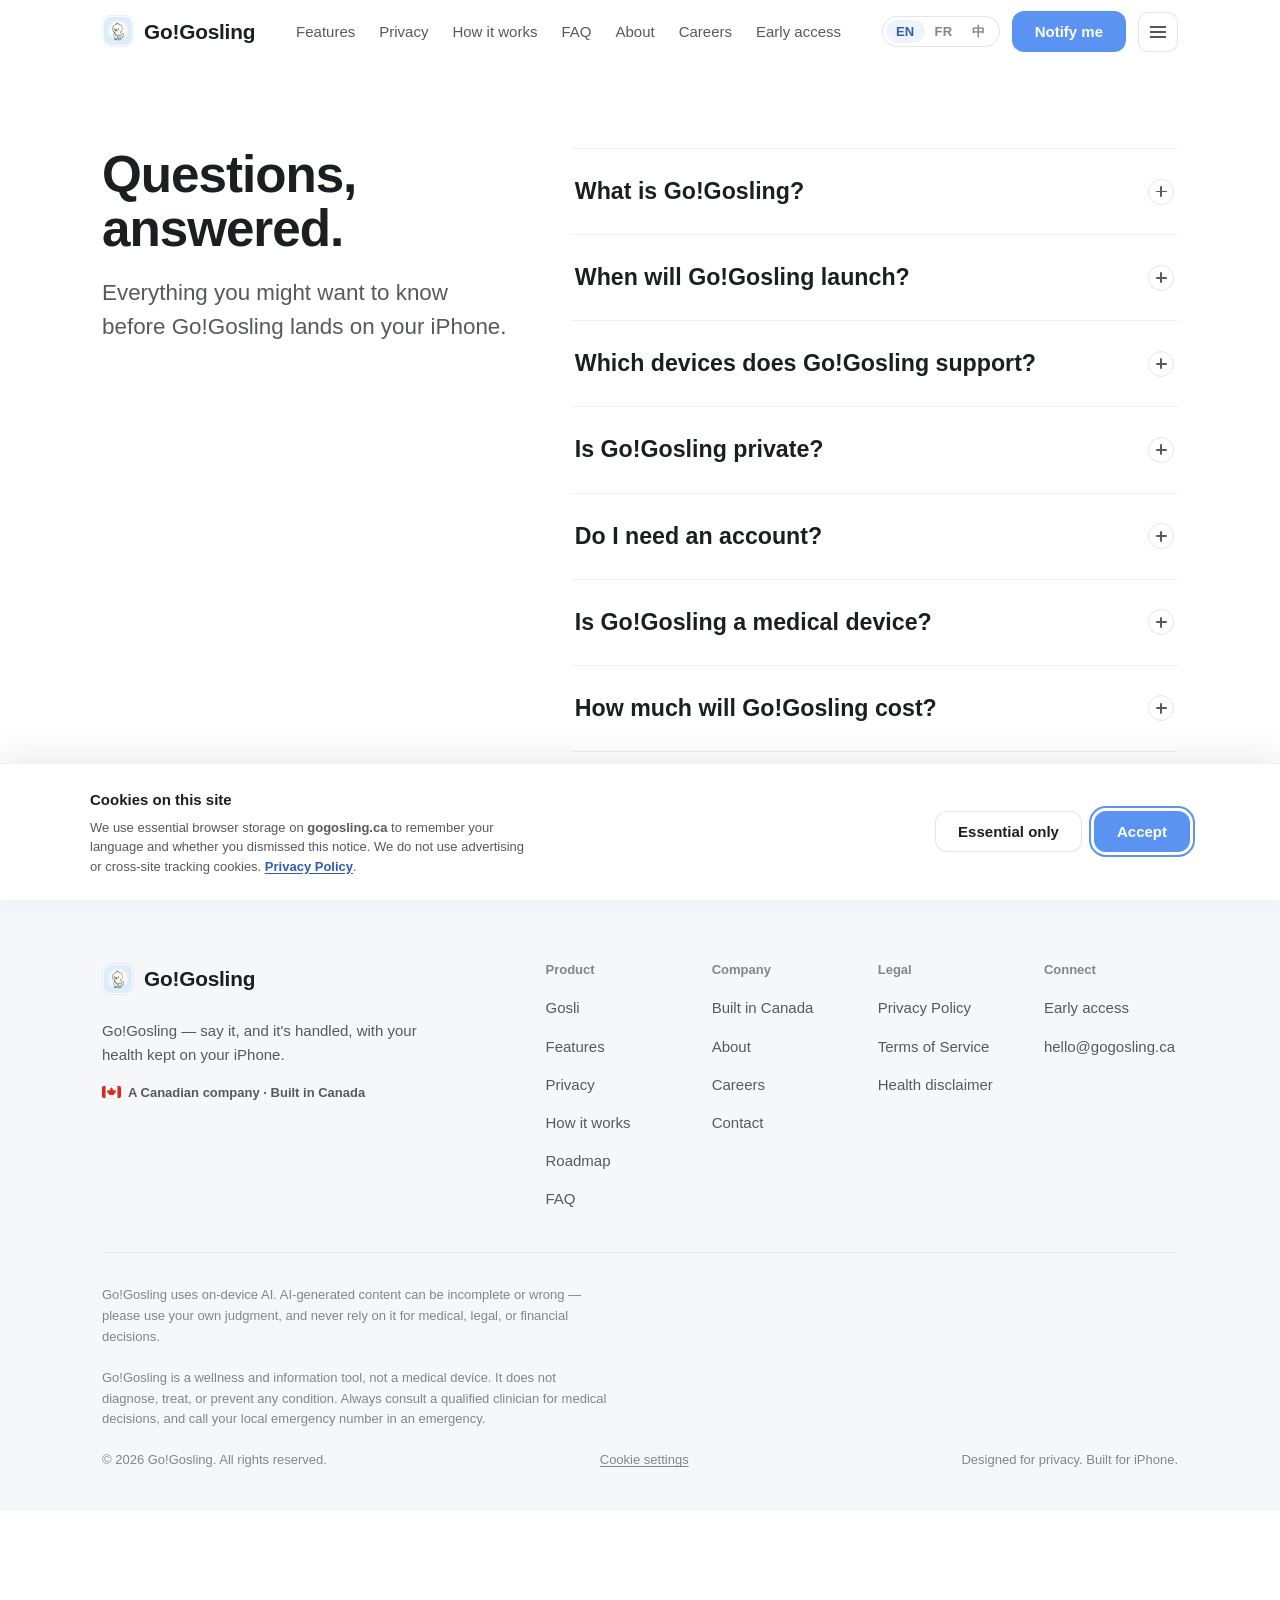
<file: faq.html>
<!doctype html>
<html lang="en">
<head>
  <meta charset="utf-8" />
  <meta name="viewport" content="width=device-width, initial-scale=1, viewport-fit=cover" />
  <title data-i18n="faq.metaTitle">Frequently asked questions about Go!Gosling — Go!Gosling</title>
  <meta name="description" data-i18n-attr="content:faq.metaDesc" content="Frequently asked questions about Go!Gosling — privacy, launch, pricing, and more." />
  <meta name="robots" content="index,follow" />
  <link rel="canonical" href="https://gogosling.ca/faq.html" />
  <link rel="icon" href="assets/img/favicon-32.png" sizes="32x32" type="image/png" />
  <link rel="icon" href="assets/img/favicon-16.png" sizes="16x16" type="image/png" />
  <link rel="apple-touch-icon" href="assets/img/apple-touch-icon.png" />
  <link rel="manifest" href="site.webmanifest" />
  <meta name="color-scheme" content="light" />
  <link rel="alternate" hreflang="en" href="https://gogosling.ca/faq.html" />
  <link rel="alternate" hreflang="fr" href="https://gogosling.ca/faq.html" />
  <link rel="alternate" hreflang="zh-Hans" href="https://gogosling.ca/faq.html" />
  <link rel="alternate" hreflang="x-default" href="https://gogosling.ca/faq.html" />
  <link rel="stylesheet" href="assets/css/tokens.css" />
  <link rel="stylesheet" href="assets/css/base.css" />
  <link rel="stylesheet" href="assets/css/components.css" />
  <link rel="stylesheet" href="assets/css/site.css?v=20260606" />
  <link rel="stylesheet" href="assets/css/mobile.css?v=20260606" />

</head>
<body>
  <a class="skip-link" href="#main">Skip to content</a>
  <script>window.GOSLING_PAGE = "faq";</script>
  <div id="site-header"></div>
  <main id="main">
    <!-- ============================ FAQ ============================ -->
    <section class="section how subhero" id="faq">
      <div class="container faq__grid">
        <div class="sec-head" style="margin-bottom:0">
          <h2 class="section-title" data-i18n="faq.title">Questions, answered.</h2>
          <p class="lead" data-i18n="faq.lead">Everything you might want to know before Go!Gosling lands on your iPhone.</p>
        </div>
        <div class="accordion">
          <div class="accordion__item">
            <button class="accordion__trigger" aria-expanded="false" aria-controls="faq0"><span data-i18n="faq.q0">What is Go!Gosling?</span><span class="accordion__icon" aria-hidden="true"></span></button>
            <div class="accordion__panel" id="faq0" role="region"><div class="accordion__panel-inner" data-i18n="faq.a0">Go!Gosling turns what you say into action. You describe what you want; it understands intent, uses memory you control, checks permissions and risk, and routes the task to the right in-app capability — chat, health, recipes, routes, search, media, and store, all from one conversation.</div></div>
          </div>
          <div class="accordion__item">
            <button class="accordion__trigger" aria-expanded="false" aria-controls="faq1"><span data-i18n="faq.q1">When will Go!Gosling launch?</span><span class="accordion__icon" aria-hidden="true"></span></button>
            <div class="accordion__panel" id="faq1" role="region"><div class="accordion__panel-inner" data-i18n="faq.a1">The launch date is being finalized. Join the list and you will be the first to know — we will email you the moment Go!Gosling is live.</div></div>
          </div>
          <div class="accordion__item">
            <button class="accordion__trigger" aria-expanded="false" aria-controls="faq2"><span data-i18n="faq.q2">Which devices does Go!Gosling support?</span><span class="accordion__icon" aria-hidden="true"></span></button>
            <div class="accordion__panel" id="faq2" role="region"><div class="accordion__panel-inner" data-i18n="faq.a2">Go!Gosling launches on iPhone (iOS). Support for additional platforms may follow in future versions.</div></div>
          </div>
          <div class="accordion__item">
            <button class="accordion__trigger" aria-expanded="false" aria-controls="faq3"><span data-i18n="faq.q3">Is Go!Gosling private?</span><span class="accordion__icon" aria-hidden="true"></span></button>
            <div class="accordion__panel" id="faq3" role="region"><div class="accordion__panel-inner" data-i18n="faq.a3">Your Apple Health data and any health questions are processed only on your iPhone and never sent to our servers or any remote AI. For general, non-health requests, the app may use our server with a coarse, non-identifying region code — never precise location, and never your health data.</div></div>
          </div>
          <div class="accordion__item">
            <button class="accordion__trigger" aria-expanded="false" aria-controls="faq4"><span data-i18n="faq.q4">Do I need an account?</span><span class="accordion__icon" aria-hidden="true"></span></button>
            <div class="accordion__panel" id="faq4" role="region"><div class="accordion__panel-inner" data-i18n="faq.a4">No. You can use Chat and Health without signing in. An optional account (email + encrypted credential) unlocks membership and server-backed local-life results, and you can delete it anytime in Settings → Account.</div></div>
          </div>
          <div class="accordion__item">
            <button class="accordion__trigger" aria-expanded="false" aria-controls="faq5"><span data-i18n="faq.q5">Is Go!Gosling a medical device?</span><span class="accordion__icon" aria-hidden="true"></span></button>
            <div class="accordion__panel" id="faq5" role="region"><div class="accordion__panel-inner" data-i18n="faq.a5">No. Go!Gosling is a wellness and information tool, not a medical device. It does not diagnose, treat, or prevent any condition, and its AI summaries can be incomplete or wrong. Always consult a qualified clinician for medical decisions.</div></div>
          </div>
          <div class="accordion__item">
            <button class="accordion__trigger" aria-expanded="false" aria-controls="faq6"><span data-i18n="faq.q6">How much will Go!Gosling cost?</span><span class="accordion__icon" aria-hidden="true"></span></button>
            <div class="accordion__panel" id="faq6" role="region"><div class="accordion__panel-inner" data-i18n="faq.a6">Pricing will be shared closer to launch. Join the list and we will keep you updated.</div></div>
          </div>
        </div>
      </div>
    </section>

  </main>

  <div id="site-footer"></div>
  <script src="assets/js/chrome.js?v=20260605b"></script>
  <script src="assets/js/i18n-fr.js?v=20260605b"></script>
  <script src="assets/js/i18n.js?v=20260605b"></script>
  <script src="assets/js/cookies.js?v=20260605b"></script>
  <script src="assets/js/main.js?v=20260605b"></script>
</body>
</html>
</file>
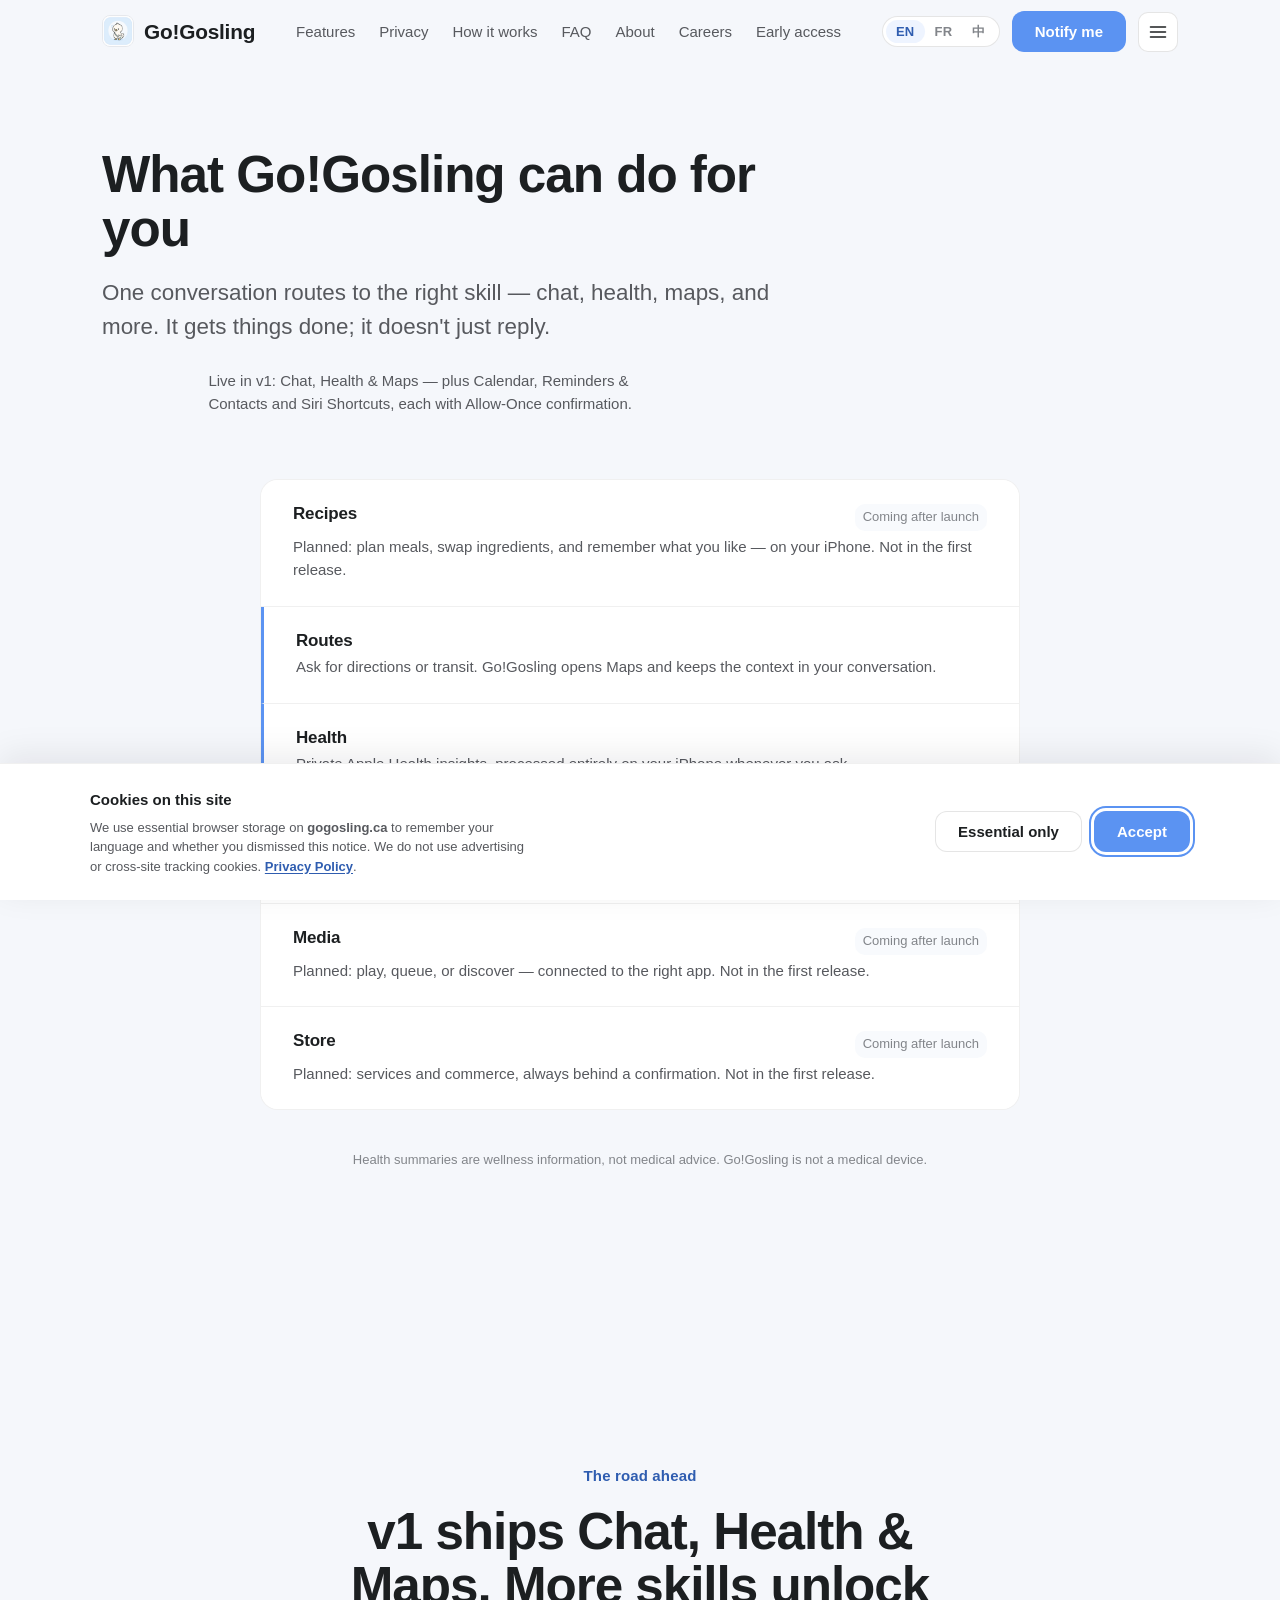
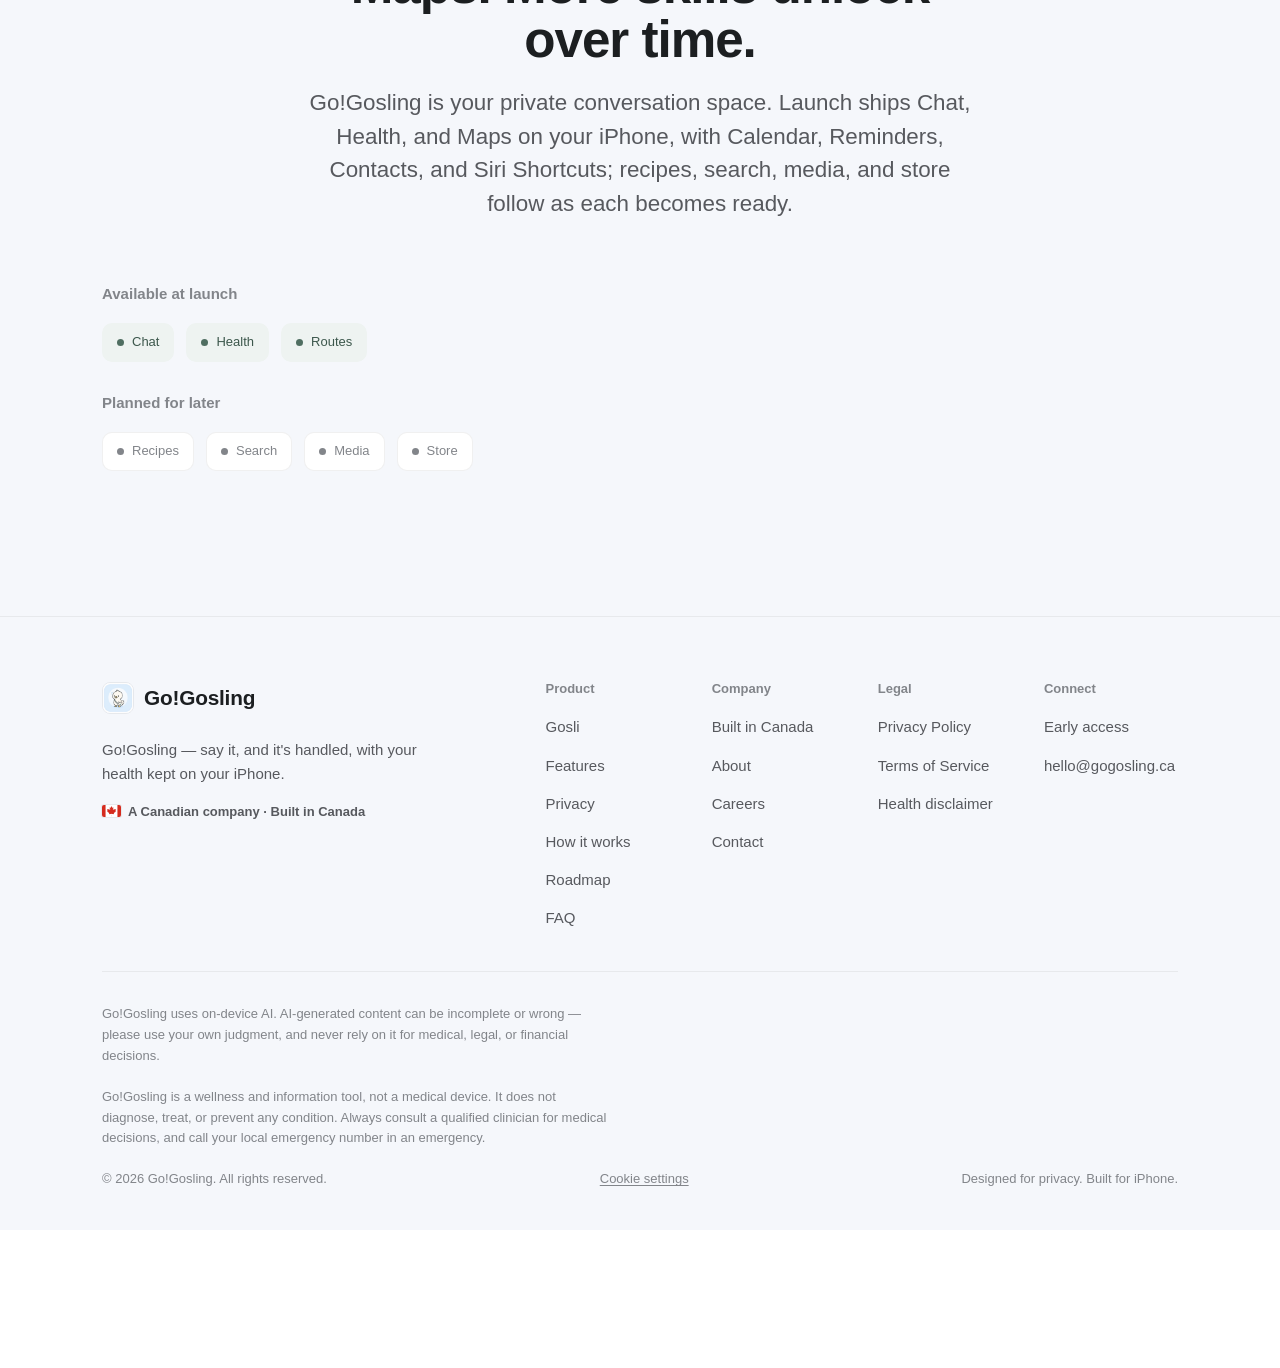
<file: features.html>
<!doctype html>
<html lang="en">
<head>
  <meta charset="utf-8" />
  <meta name="viewport" content="width=device-width, initial-scale=1, viewport-fit=cover" />
  <title data-i18n="features.metaTitle">Features — Go!Gosling</title>
  <meta name="description" data-i18n-attr="content:features.metaDesc" content="What Go!Gosling can do — chat, health, maps, and more from one conversation on iPhone." />
  <meta name="robots" content="index,follow" />
  <link rel="canonical" href="https://gogosling.ca/features.html" />
  <link rel="icon" href="assets/img/favicon-32.png" sizes="32x32" type="image/png" />
  <link rel="icon" href="assets/img/favicon-16.png" sizes="16x16" type="image/png" />
  <link rel="apple-touch-icon" href="assets/img/apple-touch-icon.png" />
  <link rel="manifest" href="site.webmanifest" />
  <meta name="color-scheme" content="light" />
  <link rel="alternate" hreflang="en" href="https://gogosling.ca/features.html" />
  <link rel="alternate" hreflang="fr" href="https://gogosling.ca/features.html" />
  <link rel="alternate" hreflang="zh-Hans" href="https://gogosling.ca/features.html" />
  <link rel="alternate" hreflang="x-default" href="https://gogosling.ca/features.html" />
  <link rel="stylesheet" href="assets/css/tokens.css" />
  <link rel="stylesheet" href="assets/css/base.css" />
  <link rel="stylesheet" href="assets/css/components.css" />
  <link rel="stylesheet" href="assets/css/site.css?v=20260606" />
  <link rel="stylesheet" href="assets/css/mobile.css?v=20260606" />

</head>
<body>
  <a class="skip-link" href="#main">Skip to content</a>
  <script>window.GOSLING_PAGE = "features";</script>
  <div id="site-header"></div>
  <main id="main">
    <!-- ============================ FEATURES ============================ -->
    <section class="section section--inset subhero" id="features">
      <div class="container">
        <div class="sec-head">
          <h2 class="section-title" data-i18n="feat.title">What Go!Gosling can do for you</h2>
          <p class="lead" data-i18n="feat.lead">One conversation routes to the right skill — chat, health, maps, and more. It gets things done; it doesn't just reply.</p>
          <p class="feat-live" data-i18n="feat.live">Live in v1: Chat, Health &amp; Maps — plus Calendar, Reminders &amp; Contacts and Siri Shortcuts, each with Allow-Once confirmation.</p>
        </div>

        <div class="cap-grid">
          <article class="cap-card">
            <span class="cap-card__icon" aria-hidden="true">
              <svg viewBox="0 0 24 24" fill="none" stroke="currentColor" stroke-width="1.7" stroke-linecap="round" stroke-linejoin="round">
                <path d="M6 3v7a3 3 0 0 0 6 0V3"/><path d="M9 3v18"/>
                <path d="M16 3c-1.5 1-2 3-2 5s.5 3 2 3h2V3z"/><path d="M18 11v10"/>
              </svg>
            </span>
            <h3 data-i18n="cap.recipes.title">Recipes</h3>
            <span class="cap-card__soon" data-i18n="cap.soon">Coming after launch</span>
            <p data-i18n="cap.recipes.body">Planned: plan meals, swap ingredients, and remember what you like — on your iPhone. Not in the first release.</p>
          </article>
          <article class="cap-card cap-card--live">
            <span class="cap-card__icon" aria-hidden="true">
              <svg viewBox="0 0 24 24" fill="none" stroke="currentColor" stroke-width="1.7" stroke-linecap="round" stroke-linejoin="round">
                <path d="M12 21s7-5.5 7-11a7 7 0 1 0-14 0c0 5.5 7 11 7 11Z"/><circle cx="12" cy="10" r="2.6"/>
              </svg>
            </span>
            <h3 data-i18n="cap.routes.title">Routes</h3>
            <p data-i18n="cap.routes.body">Ask for directions or transit. Go!Gosling opens the maps surface and keeps context in the conversation.</p>
          </article>
          <article class="cap-card cap-card--live">
            <span class="cap-card__icon" aria-hidden="true">
              <svg viewBox="0 0 24 24" fill="none" stroke="currentColor" stroke-width="1.7" stroke-linecap="round" stroke-linejoin="round">
                <path d="M20.5 11h-3l-2 5-4-11-2.5 6H3.5"/>
              </svg>
            </span>
            <h3 data-i18n="cap.health.title">Health</h3>
            <p data-i18n="cap.health.body">Private Apple Health insights, processed entirely on your iPhone whenever you ask.</p>
          </article>
          <article class="cap-card">
            <span class="cap-card__icon" aria-hidden="true">
              <svg viewBox="0 0 24 24" fill="none" stroke="currentColor" stroke-width="1.7" stroke-linecap="round" stroke-linejoin="round">
                <circle cx="11" cy="11" r="7"/><path d="m20 20-3.2-3.2"/>
              </svg>
            </span>
            <h3 data-i18n="cap.search.title">Search</h3>
            <span class="cap-card__soon" data-i18n="cap.soon">Coming after launch</span>
            <p data-i18n="cap.search.body">Planned: find answers and sources without leaving the conversation. Not in the first release.</p>
          </article>
          <article class="cap-card">
            <span class="cap-card__icon" aria-hidden="true">
              <svg viewBox="0 0 24 24" fill="none" stroke="currentColor" stroke-width="1.7" stroke-linecap="round" stroke-linejoin="round">
                <path d="M9 18V6l10-2v12"/><circle cx="6" cy="18" r="3"/><circle cx="16" cy="16" r="3"/>
              </svg>
            </span>
            <h3 data-i18n="cap.media.title">Media</h3>
            <span class="cap-card__soon" data-i18n="cap.soon">Coming after launch</span>
            <p data-i18n="cap.media.body">Planned: play, queue, or discover — connected to the right app. Not in the first release.</p>
          </article>
          <article class="cap-card">
            <span class="cap-card__icon" aria-hidden="true">
              <svg viewBox="0 0 24 24" fill="none" stroke="currentColor" stroke-width="1.7" stroke-linecap="round" stroke-linejoin="round">
                <path d="M5 7h14l-1 13H6L5 7Z"/><path d="M9 7a3 3 0 0 1 6 0"/>
              </svg>
            </span>
            <h3 data-i18n="cap.store.title">Store</h3>
            <span class="cap-card__soon" data-i18n="cap.soon">Coming after launch</span>
            <p data-i18n="cap.store.body">Planned: services and commerce, always behind a confirmation. Not in the first release.</p>
          </article>
        </div>
        <p class="cap-disclaimer" data-i18n="feat.health.note">Health summaries are wellness information, not medical advice. Go!Gosling is not a medical device.</p>
      </div>
    </section>

    <section class="section section--inset" id="roadmap">
      <div class="container">
        <div class="sec-head center">
          <span class="eyebrow eyebrow--brand" data-i18n="road.eyebrow">The road ahead</span>
          <h2 class="section-title" style="margin-top:var(--space-4)" data-i18n="road.title">v1 ships Chat, Health &amp; Maps. More skills unlock over time.</h2>
          <p class="lead mx-auto measure" style="margin-inline:auto" data-i18n="road.lead">Go!Gosling is your private conversation space. Launch ships Chat, Health, and Maps on your iPhone, with Calendar, Reminders, Contacts, and Siri Shortcuts; recipes, search, media, and store follow as each becomes ready.</p>
        </div>
        <div class="roadmap__group">
          <h4 data-i18n="road.live">Available at launch</h4>
          <div class="roadmap__chips">
            <span class="chip chip--live"><span class="chip__dot" aria-hidden="true"></span><span data-i18n="road.chat">Chat</span></span>
            <span class="chip chip--live"><span class="chip__dot" aria-hidden="true"></span><span data-i18n="road.health">Health</span></span>
            <span class="chip chip--live"><span class="chip__dot" aria-hidden="true"></span><span data-i18n="road.routes">Routes</span></span>
          </div>
        </div>
        <div class="roadmap__group">
          <h4 data-i18n="road.soon">Planned for later</h4>
          <div class="roadmap__chips">
            <span class="chip chip--soon"><span class="chip__dot" aria-hidden="true"></span><span data-i18n="road.recipes">Recipes</span></span>
            <span class="chip chip--soon"><span class="chip__dot" aria-hidden="true"></span><span data-i18n="road.search">Search</span></span>
            <span class="chip chip--soon"><span class="chip__dot" aria-hidden="true"></span><span data-i18n="road.media">Media</span></span>
            <span class="chip chip--soon"><span class="chip__dot" aria-hidden="true"></span><span data-i18n="road.store">Store</span></span>
          </div>
        </div>
      </div>
    </section>

  </main>

  <div id="site-footer"></div>
  <script src="assets/js/chrome.js?v=20260605b"></script>
  <script src="assets/js/i18n-fr.js?v=20260605b"></script>
  <script src="assets/js/i18n.js?v=20260605b"></script>
  <script src="assets/js/cookies.js?v=20260605b"></script>
  <script src="assets/js/main.js?v=20260605b"></script>
</body>
</html>
</file>
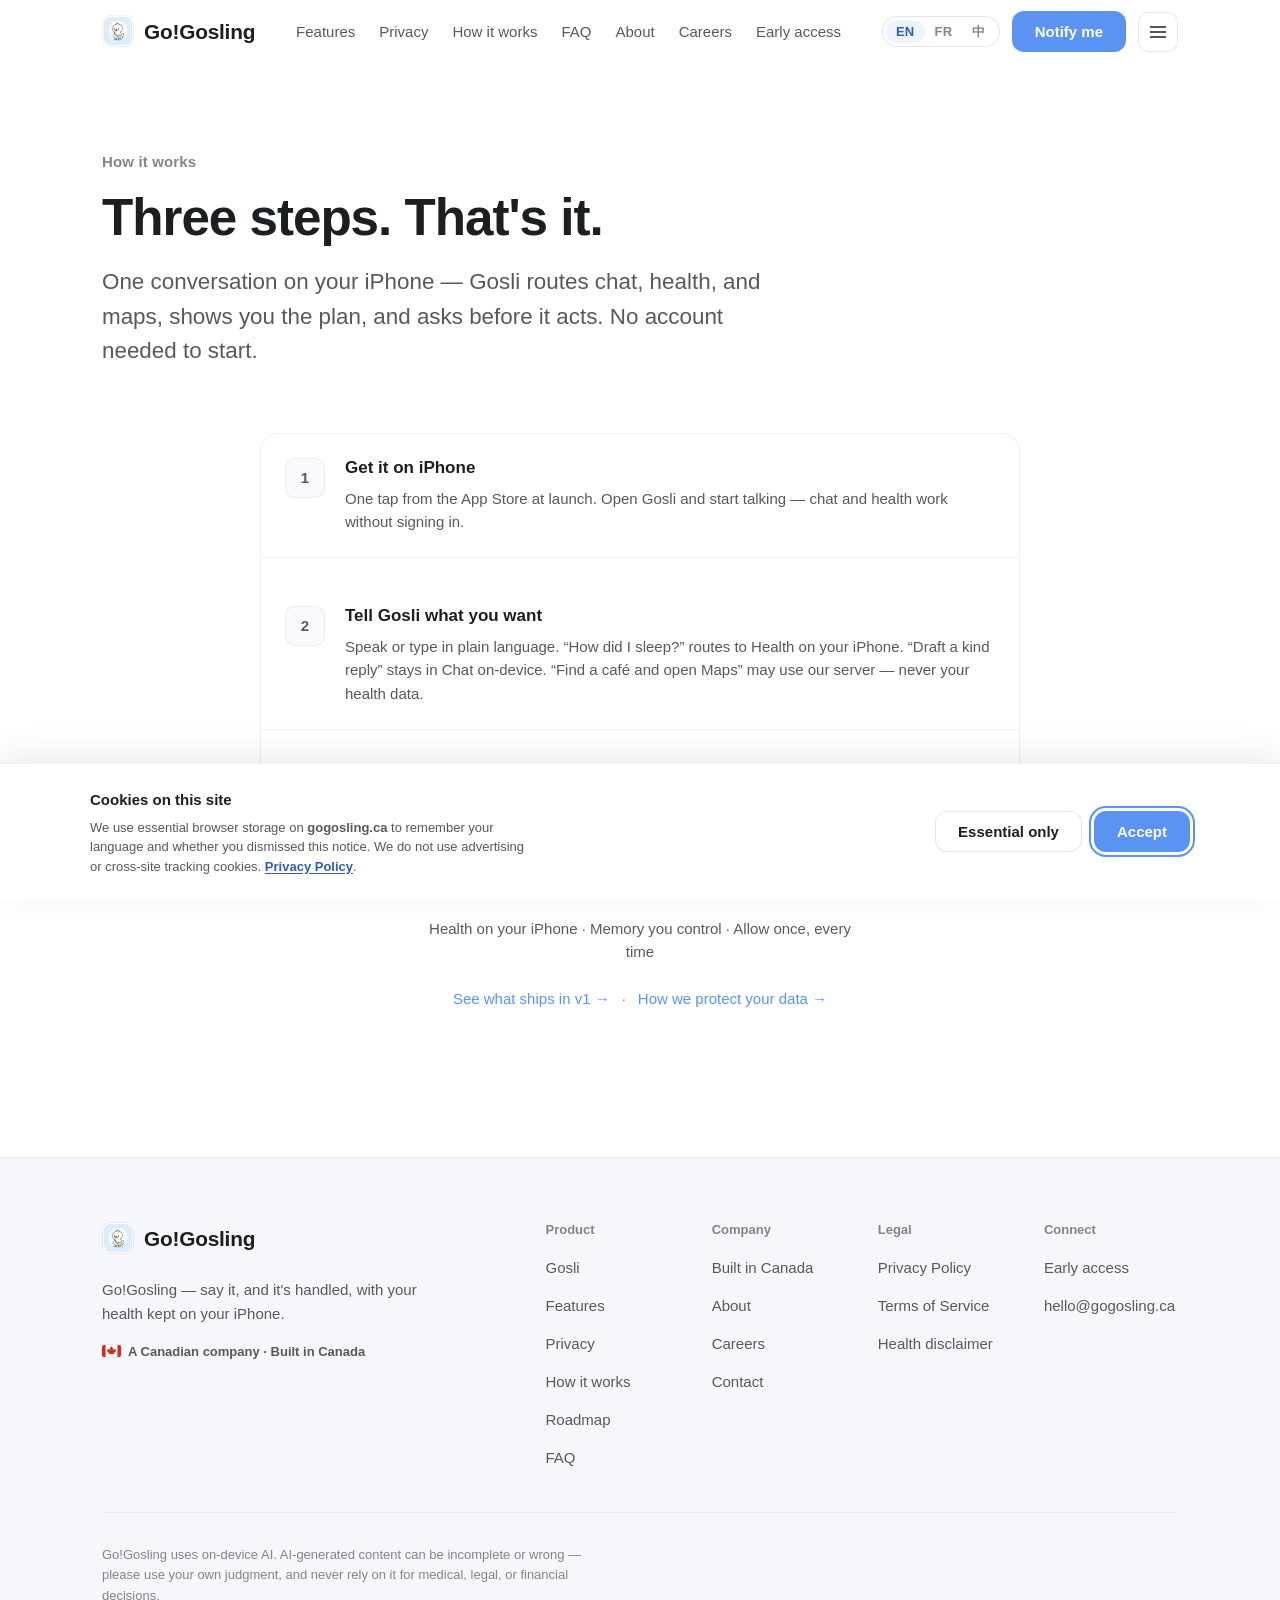
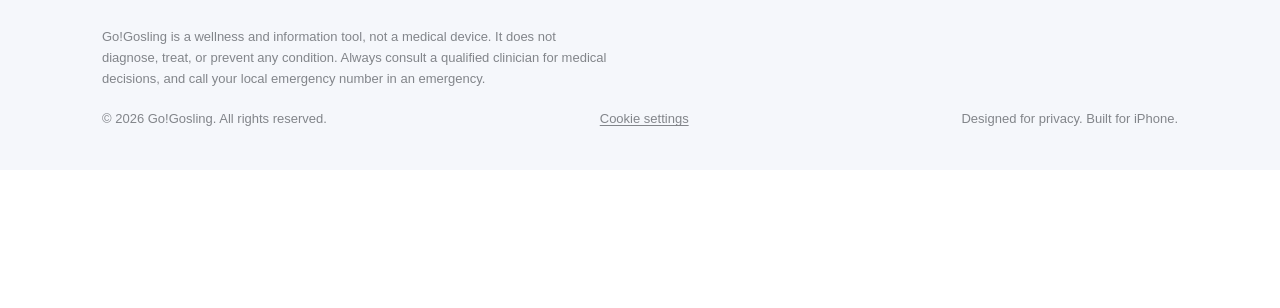
<file: how.html>
<!doctype html>
<html lang="en">
<head>
  <meta charset="utf-8" />
  <meta name="viewport" content="width=device-width, initial-scale=1, viewport-fit=cover" />
  <title data-i18n="how.metaTitle">How Go!Gosling works — Go!Gosling</title>
  <meta name="description" data-i18n-attr="content:how.metaDesc" content="Three steps from App Store to done: tell Gosli what you need, review the plan, and tap Allow once. Chat and health stay on your iPhone." />
  <meta name="robots" content="index,follow" />
  <link rel="canonical" href="https://gogosling.ca/how.html" />
  <link rel="icon" href="assets/img/favicon-32.png" sizes="32x32" type="image/png" />
  <link rel="icon" href="assets/img/favicon-16.png" sizes="16x16" type="image/png" />
  <link rel="apple-touch-icon" href="assets/img/apple-touch-icon.png" />
  <link rel="manifest" href="site.webmanifest" />
  <meta name="color-scheme" content="light" />
  <link rel="alternate" hreflang="en" href="https://gogosling.ca/how.html" />
  <link rel="alternate" hreflang="fr" href="https://gogosling.ca/how.html" />
  <link rel="alternate" hreflang="zh-Hans" href="https://gogosling.ca/how.html" />
  <link rel="alternate" hreflang="x-default" href="https://gogosling.ca/how.html" />
  <link rel="stylesheet" href="assets/css/tokens.css" />
  <link rel="stylesheet" href="assets/css/base.css" />
  <link rel="stylesheet" href="assets/css/components.css" />
  <link rel="stylesheet" href="assets/css/site.css?v=20260606" />
  <link rel="stylesheet" href="assets/css/mobile.css?v=20260606" />

</head>
<body>
  <a class="skip-link" href="#main">Skip to content</a>
  <script>window.GOSLING_PAGE = "how";</script>
  <div id="site-header"></div>
  <main id="main">
    <!-- ============================ HOW IT WORKS ============================ -->
    <section class="section subhero" id="how">
      <div class="container">
        <div class="sec-head center">
          <span class="eyebrow" data-i18n="how.eyebrow">How it works</span>
          <h2 class="section-title" data-i18n="how.title">Three steps. That's it.</h2>
          <p class="lead" data-i18n="how.lead">One conversation on your iPhone — Gosli routes chat, health, and maps, shows you the plan, and asks before it acts. No account needed to start.</p>
        </div>
        <div class="steps steps--plain">
          <div class="step">
            <div class="step__num" aria-hidden="true">1</div>
            <div class="step__copy">
              <h3 data-i18n="how.s1.title">Get it on iPhone</h3>
              <p data-i18n="how.s1.body">One tap from the App Store at launch. Open Gosli and start talking — chat and health work without signing in.</p>
            </div>
          </div>
          <div class="step">
            <div class="step__num" aria-hidden="true">2</div>
            <div class="step__copy">
              <h3 data-i18n="how.s2.title">Tell Gosli what you want</h3>
              <p data-i18n="how.s2.body">Speak or type in plain language. &ldquo;How did I sleep?&rdquo; routes to Health on your iPhone. &ldquo;Draft a kind reply&rdquo; stays in Chat on-device. &ldquo;Find a café and open Maps&rdquo; may use our server — never your health data.</p>
            </div>
          </div>
          <div class="step">
            <div class="step__num" aria-hidden="true">3</div>
            <div class="step__copy">
              <h3 data-i18n="how.s3.title">See the plan, tap Allow once</h3>
              <p data-i18n="how.s3.body">Before anything books, sends, pays, or shares, Gosli shows what it will do. You tap Allow once — every time. Memory saves only when you say yes.</p>
            </div>
          </div>
        </div>
        <p class="how-hook" data-i18n="how.hook">Health on your iPhone · Memory you control · Allow once, every time</p>
        <nav class="how-links" aria-label="Related pages">
          <a href="features.html" data-i18n="how.link.features">See what ships in v1 →</a>
          <span class="how-links__sep" aria-hidden="true">·</span>
          <a href="privacy.html" data-i18n="how.link.privacy">How we protect your data →</a>
        </nav>
      </div>
    </section>

  </main>

  <div id="site-footer"></div>
  <script src="assets/js/chrome.js?v=20260605b"></script>
  <script src="assets/js/i18n-fr.js?v=20260605b"></script>
  <script src="assets/js/i18n.js?v=20260605b"></script>
  <script src="assets/js/cookies.js?v=20260605b"></script>
  <script src="assets/js/main.js?v=20260605b"></script>
</body>
</html>
</file>
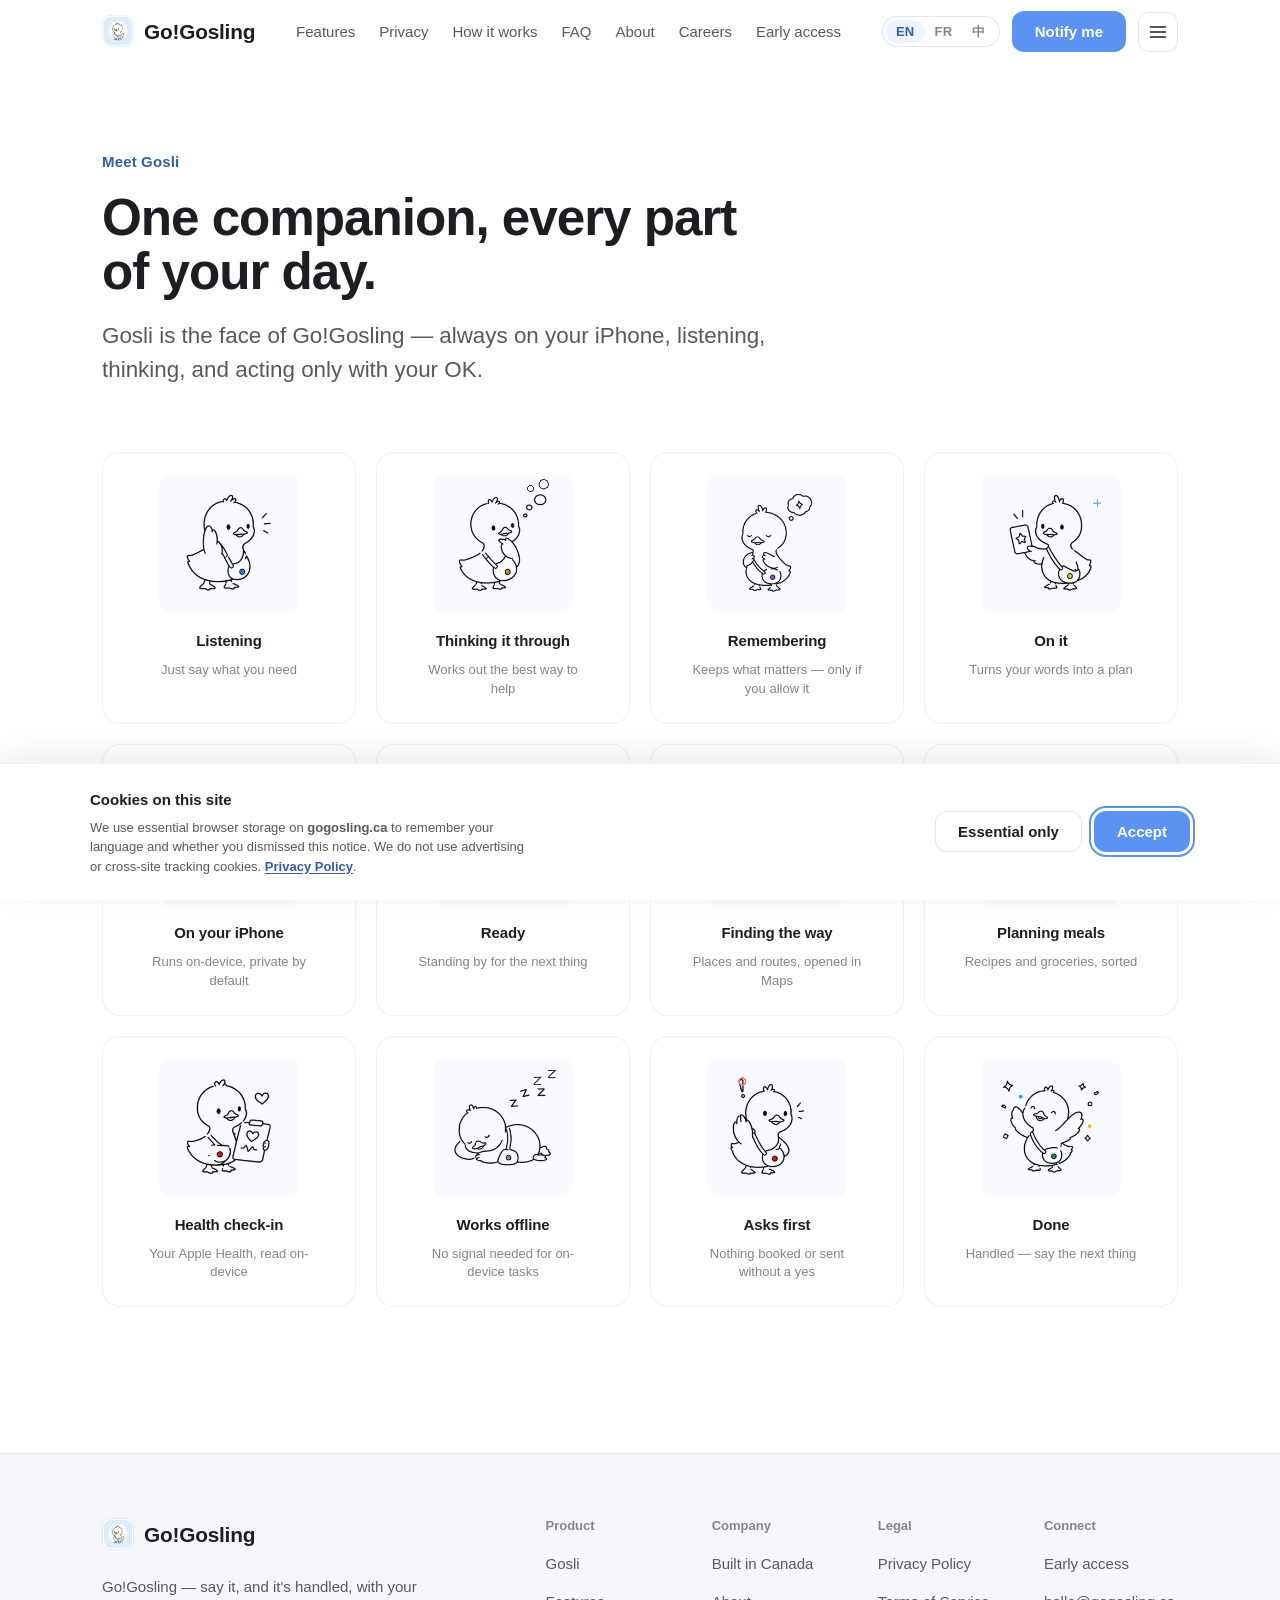
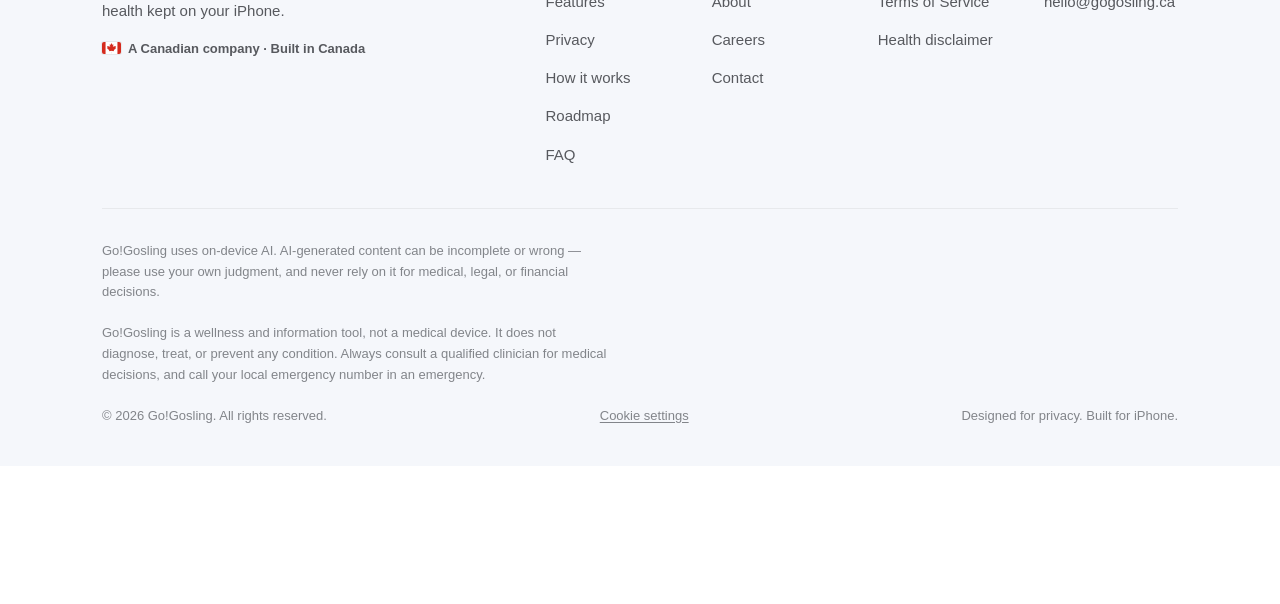
<file: meet.html>
<!doctype html>
<html lang="en">
<head>
  <meta charset="utf-8" />
  <meta name="viewport" content="width=device-width, initial-scale=1, viewport-fit=cover" />
  <title data-i18n="meet.metaTitle">Meet Gosli — Go!Gosling</title>
  <meta name="description" data-i18n-attr="content:meet.metaDesc" content="Meet Gosli — the face of Go!Gosling. See how your on-device assistant listens, thinks, and acts." />
  <meta name="robots" content="index,follow" />
  <link rel="canonical" href="https://gogosling.ca/meet.html" />
  <link rel="icon" href="assets/img/favicon-32.png" sizes="32x32" type="image/png" />
  <link rel="icon" href="assets/img/favicon-16.png" sizes="16x16" type="image/png" />
  <link rel="apple-touch-icon" href="assets/img/apple-touch-icon.png" />
  <link rel="manifest" href="site.webmanifest" />
  <meta name="color-scheme" content="light" />
  <link rel="alternate" hreflang="en" href="https://gogosling.ca/meet.html" />
  <link rel="alternate" hreflang="fr" href="https://gogosling.ca/meet.html" />
  <link rel="alternate" hreflang="zh-Hans" href="https://gogosling.ca/meet.html" />
  <link rel="alternate" hreflang="x-default" href="https://gogosling.ca/meet.html" />
  <link rel="stylesheet" href="assets/css/tokens.css" />
  <link rel="stylesheet" href="assets/css/base.css" />
  <link rel="stylesheet" href="assets/css/components.css" />
  <link rel="stylesheet" href="assets/css/site.css?v=20260606" />
  <link rel="stylesheet" href="assets/css/mobile.css?v=20260606" />

</head>
<body>
  <a class="skip-link" href="#main">Skip to content</a>
  <script>window.GOSLING_PAGE = "meet";</script>
  <div id="site-header"></div>
  <main id="main">
    <!-- ===================== STATE GALLERY (动图) ===================== -->
    <section class="section state-gallery subhero" id="meet">
      <div class="container">
        <div class="sec-head center">
          <span class="eyebrow eyebrow--brand" data-i18n="gal.eyebrow">Meet Gosli</span>
          <h2 class="section-title" style="margin-top:var(--space-4)" data-i18n="gal.title">One companion, every part of your day.</h2>
          <p class="lead mx-auto" data-i18n="gal.lead">Gosli is the face of Go!Gosling — it listens, thinks, remembers, and acts. Always gentle, always on your side.</p>
        </div>

        <div class="state-grid">
          <article class="state-tile reveal">
            <span class="state-tile__media"><img src="assets/anim/gosli-idle.png" width="140" height="140" loading="lazy" decoding="async" data-i18n-attr="alt:gal.idle.cap" alt="Listening" /></span>
            <span class="state-tile__cap" data-i18n="gal.idle.cap">Listening</span>
            <span class="state-tile__sub" data-i18n="gal.idle.sub">Just say what you need</span>
          </article>
          <article class="state-tile reveal">
            <span class="state-tile__media"><img src="assets/anim/gosli-thinking.png" width="140" height="140" loading="lazy" decoding="async" data-i18n-attr="alt:gal.thinking.cap" alt="Thinking it through" /></span>
            <span class="state-tile__cap" data-i18n="gal.thinking.cap">Thinking it through</span>
            <span class="state-tile__sub" data-i18n="gal.thinking.sub">Works out the best way to help</span>
          </article>
          <article class="state-tile reveal">
            <span class="state-tile__media"><img src="assets/anim/gosli-memory.png" width="140" height="140" loading="lazy" decoding="async" data-i18n-attr="alt:gal.memory.cap" alt="Remembering" /></span>
            <span class="state-tile__cap" data-i18n="gal.memory.cap">Remembering</span>
            <span class="state-tile__sub" data-i18n="gal.memory.sub">Keeps what matters — only if you allow it</span>
          </article>
          <article class="state-tile reveal">
            <span class="state-tile__media"><img src="assets/anim/gosli-working.png" width="140" height="140" loading="lazy" decoding="async" data-i18n-attr="alt:gal.working.cap" alt="On it" /></span>
            <span class="state-tile__cap" data-i18n="gal.working.cap">On it</span>
            <span class="state-tile__sub" data-i18n="gal.working.sub">Turns your words into a plan</span>
          </article>
          <article class="state-tile reveal">
            <span class="state-tile__media"><img src="assets/anim/gosli-phone.png" width="140" height="140" loading="lazy" decoding="async" data-i18n-attr="alt:gal.phone.cap" alt="On your iPhone" /></span>
            <span class="state-tile__cap" data-i18n="gal.phone.cap">On your iPhone</span>
            <span class="state-tile__sub" data-i18n="gal.phone.sub">Runs on-device, private by default</span>
          </article>
          <article class="state-tile reveal">
            <span class="state-tile__media"><img src="assets/anim/gosli-ready.png" width="140" height="140" loading="lazy" decoding="async" data-i18n-attr="alt:gal.ready.cap" alt="Ready" /></span>
            <span class="state-tile__cap" data-i18n="gal.ready.cap">Ready</span>
            <span class="state-tile__sub" data-i18n="gal.ready.sub">Standing by for the next thing</span>
          </article>
          <article class="state-tile reveal">
            <span class="state-tile__media"><img src="assets/anim/gosli-routing.png" width="140" height="140" loading="lazy" decoding="async" data-i18n-attr="alt:gal.routing.cap" alt="Finding the way" /></span>
            <span class="state-tile__cap" data-i18n="gal.routing.cap">Finding the way</span>
            <span class="state-tile__sub" data-i18n="gal.routing.sub">Places and routes, opened in Maps</span>
          </article>
          <article class="state-tile reveal">
            <span class="state-tile__media"><img src="assets/anim/gosli-recipe.png" width="140" height="140" loading="lazy" decoding="async" data-i18n-attr="alt:gal.recipe.cap" alt="Planning meals" /></span>
            <span class="state-tile__cap" data-i18n="gal.recipe.cap">Planning meals</span>
            <span class="state-tile__sub" data-i18n="gal.recipe.sub">Recipes and groceries, sorted</span>
          </article>
          <article class="state-tile reveal">
            <span class="state-tile__media"><img src="assets/anim/gosli-health.png" width="140" height="140" loading="lazy" decoding="async" data-i18n-attr="alt:gal.health.cap" alt="Health check-in" /></span>
            <span class="state-tile__cap" data-i18n="gal.health.cap">Health check-in</span>
            <span class="state-tile__sub" data-i18n="gal.health.sub">Your Apple Health, read on-device</span>
          </article>
          <article class="state-tile reveal">
            <span class="state-tile__media"><img src="assets/anim/gosli-sleep.png" width="140" height="140" loading="lazy" decoding="async" data-i18n-attr="alt:gal.sleep.cap" alt="Works offline" /></span>
            <span class="state-tile__cap" data-i18n="gal.sleep.cap">Works offline</span>
            <span class="state-tile__sub" data-i18n="gal.sleep.sub">No signal needed for on-device tasks</span>
          </article>
          <article class="state-tile reveal">
            <span class="state-tile__media"><img src="assets/anim/gosli-permission.png" width="140" height="140" loading="lazy" decoding="async" data-i18n-attr="alt:gal.permission.cap" alt="Asks first" /></span>
            <span class="state-tile__cap" data-i18n="gal.permission.cap">Asks first</span>
            <span class="state-tile__sub" data-i18n="gal.permission.sub">Nothing booked or sent without a yes</span>
          </article>
          <article class="state-tile reveal">
            <span class="state-tile__media"><img src="assets/anim/gosli-success.png" width="140" height="140" loading="lazy" decoding="async" data-i18n-attr="alt:gal.success.cap" alt="Done" /></span>
            <span class="state-tile__cap" data-i18n="gal.success.cap">Done</span>
            <span class="state-tile__sub" data-i18n="gal.success.sub">Handled — say the next thing</span>
          </article>
        </div>
      </div>
    </section>

  </main>

  <div id="site-footer"></div>
  <script src="assets/js/chrome.js?v=20260605b"></script>
  <script src="assets/js/i18n-fr.js?v=20260605b"></script>
  <script src="assets/js/i18n.js?v=20260605b"></script>
  <script src="assets/js/cookies.js?v=20260605b"></script>
  <script src="assets/js/main.js?v=20260605b"></script>
</body>
</html>
</file>
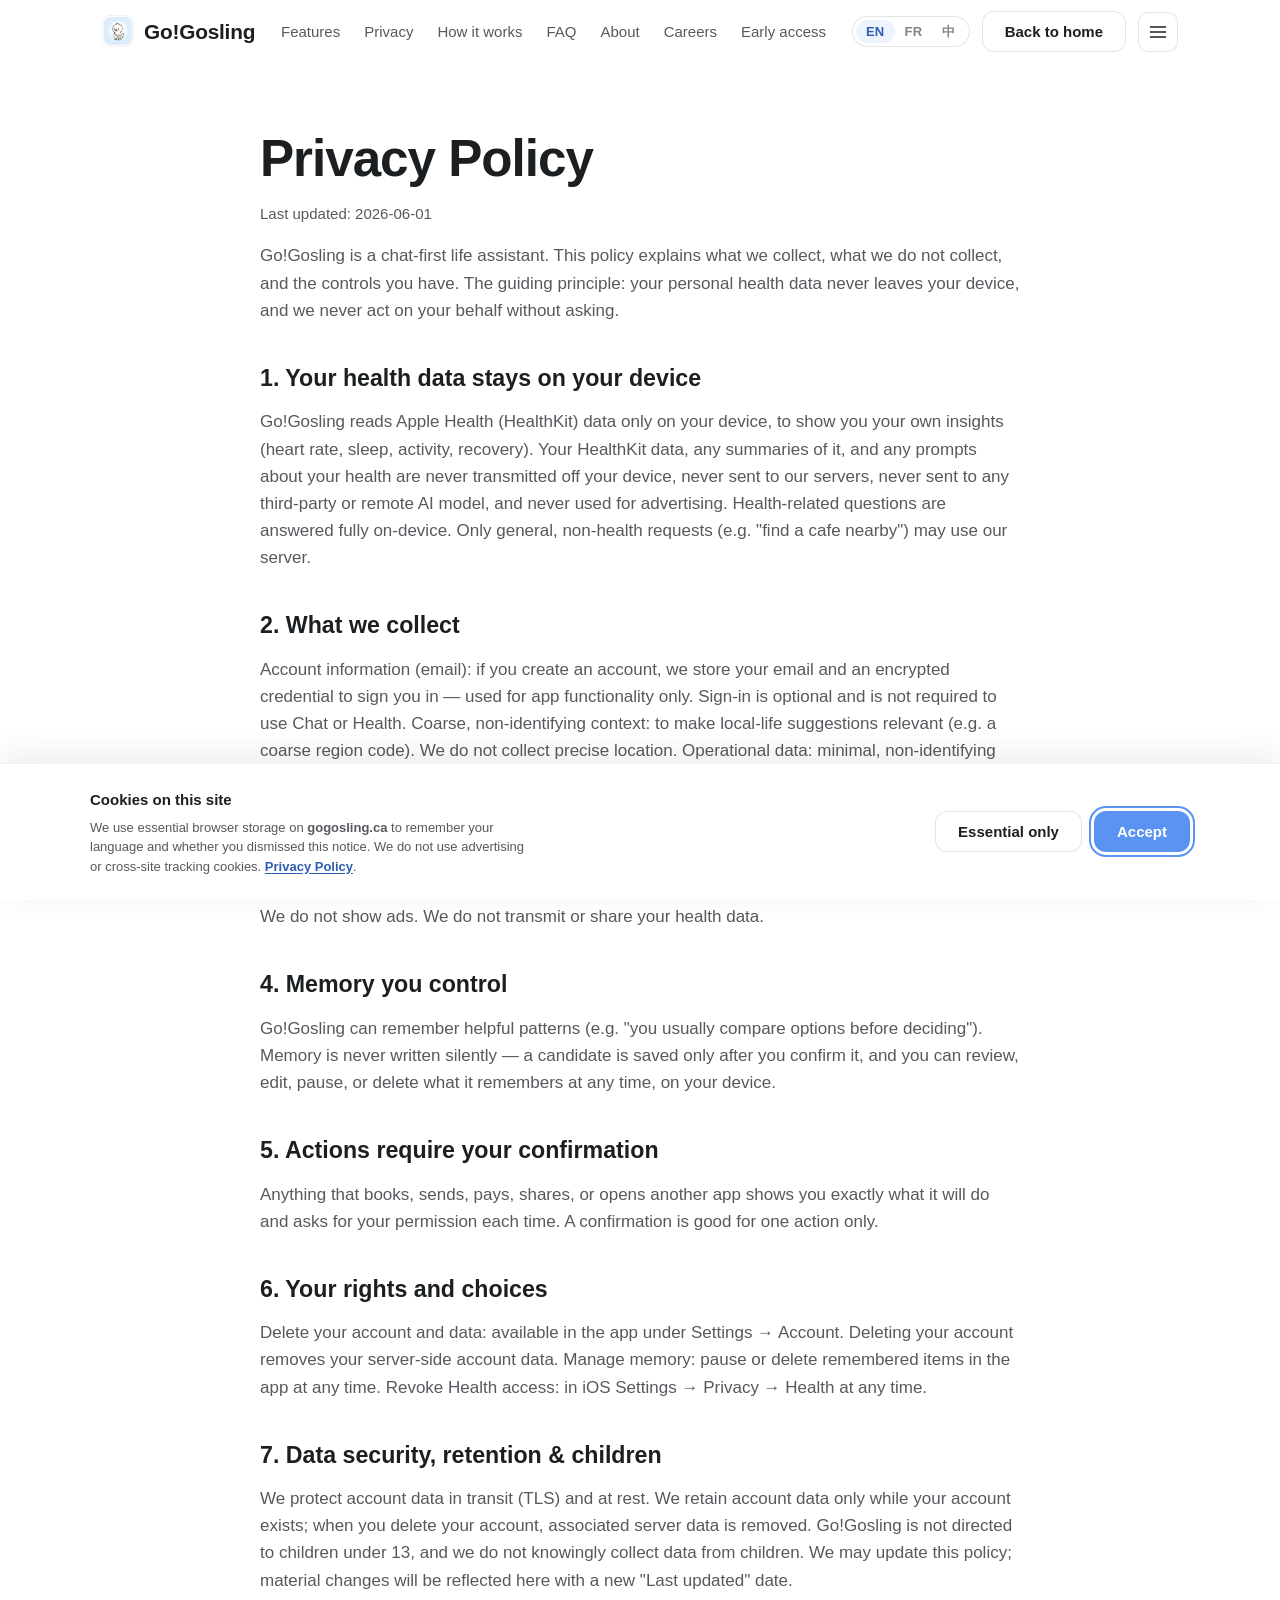
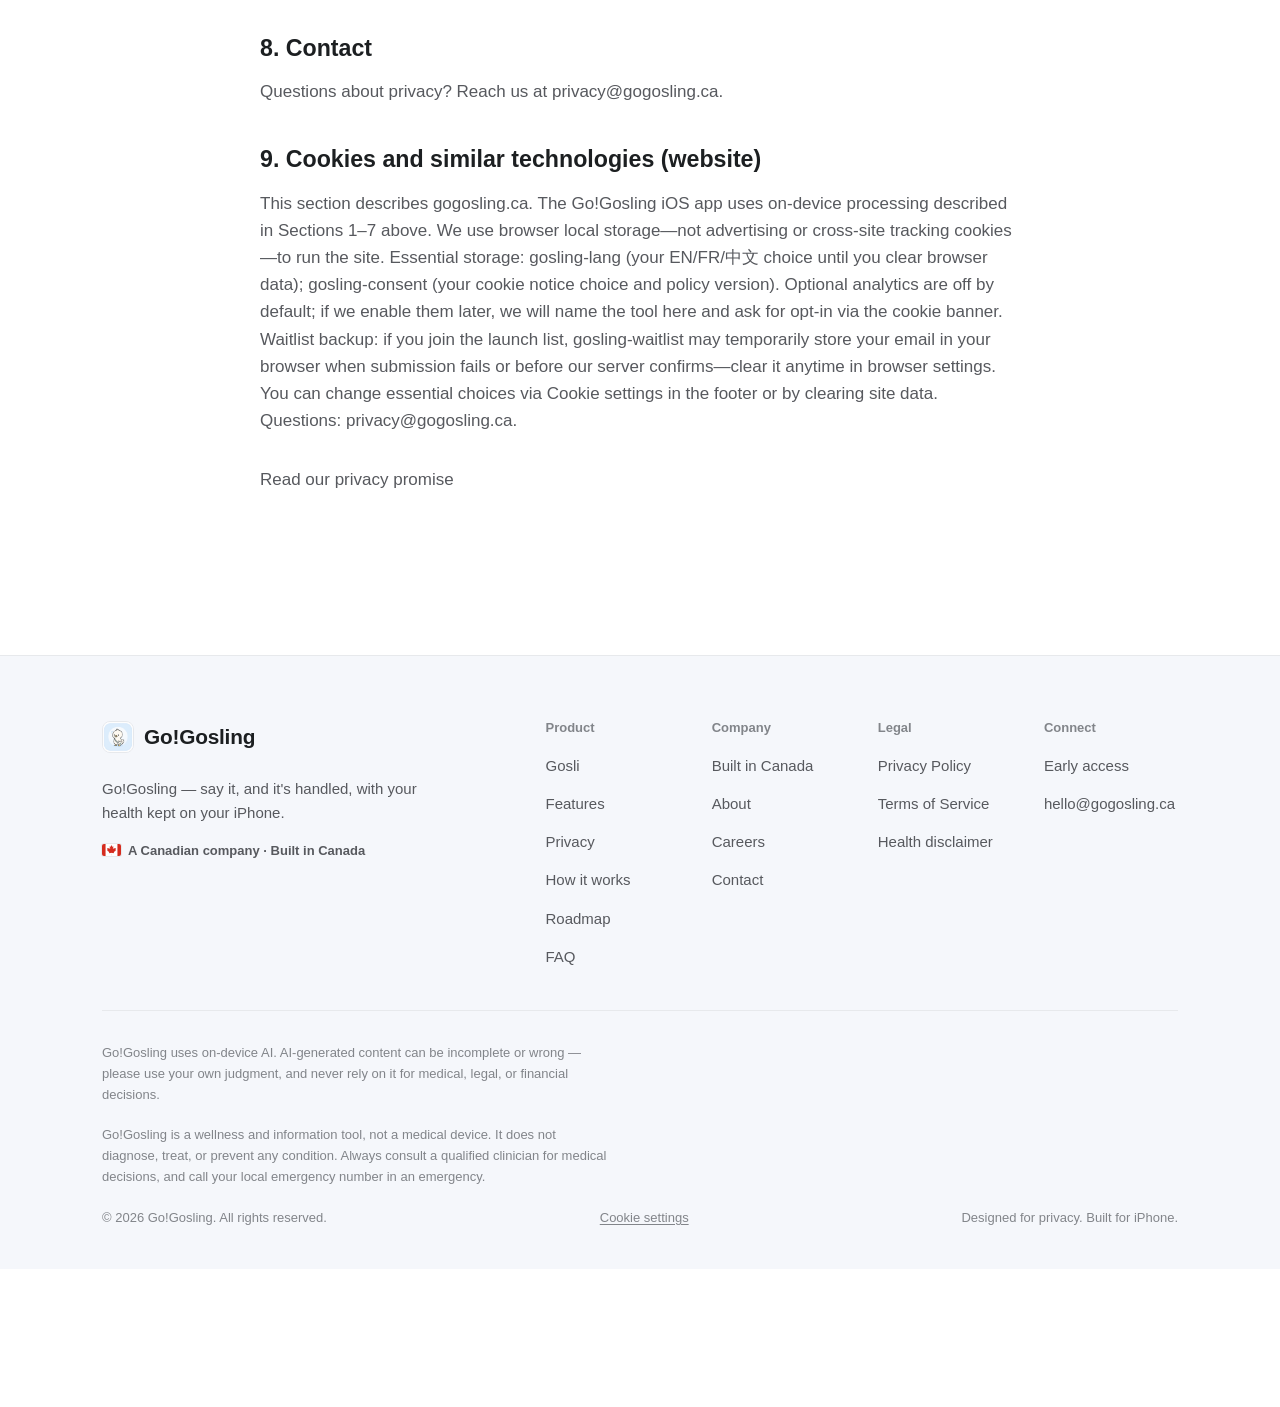
<file: privacy-policy.html>
<!doctype html>
<html lang="en">
<head>
  <meta charset="utf-8" />
  <meta name="viewport" content="width=device-width, initial-scale=1, viewport-fit=cover" />
  <title data-i18n="pp.title">Privacy Policy — Go!Gosling</title>
  <meta name="description" data-i18n-attr="content:pp.metaDesc" content="Go!Gosling Privacy Policy — your Apple Health data is processed on-device and never leaves your phone; sign-in is optional." />
  <meta name="robots" content="index,follow" />
  <link rel="canonical" href="https://gogosling.ca/privacy-policy.html" />
  <link rel="icon" href="assets/img/favicon-32.png" sizes="32x32" type="image/png" />
  <link rel="apple-touch-icon" href="assets/img/apple-touch-icon.png" />
  <link rel="manifest" href="site.webmanifest" />
  <meta name="color-scheme" content="light" />
  <link rel="stylesheet" href="assets/css/tokens.css" />
  <link rel="stylesheet" href="assets/css/base.css" />
  <link rel="stylesheet" href="assets/css/components.css" />
  <link rel="stylesheet" href="assets/css/site.css?v=20260606" />
  <link rel="stylesheet" href="assets/css/mobile.css?v=20260606" />
</head>
<body>
  <a class="skip-link" href="#main">Skip to content</a>
  <script>window.GOSLING_CHROME_MINIMAL = true;</script>
  <div id="site-header"></div>

  <main id="main" class="legal section">
    <div class="container">
      <article class="legal__doc">
        <h1 data-i18n="pp.title">Privacy Policy</h1>
        <p class="legal__meta"><span data-i18n="legal.updated">Last updated</span>: 2026-06-01</p>

        <p data-i18n="pp.intro">Go!Gosling is a chat-first life assistant. This policy explains what we collect, what we do not collect, and the controls you have. The guiding principle: your personal health data never leaves your device, and we never act on your behalf without asking.</p>

        <h2 data-i18n="pp.s1.t">1. Your health data stays on your device</h2>
        <p data-i18n="pp.s1.b">Go!Gosling reads Apple Health (HealthKit) data only on your device, to show you your own insights (heart rate, sleep, activity, recovery). Your HealthKit data, any summaries of it, and any prompts about your health are never transmitted off your device, never sent to our servers, never sent to any third-party or remote AI model, and never used for advertising. Health-related questions are answered fully on-device. Only general, non-health requests (e.g. "find a cafe nearby") may use our server.</p>

        <h2 data-i18n="pp.s2.t">2. What we collect</h2>
        <p data-i18n="pp.s2.b">Account information (email): if you create an account, we store your email and an encrypted credential to sign you in — used for app functionality only. Sign-in is optional and is not required to use Chat or Health. Coarse, non-identifying context: to make local-life suggestions relevant (e.g. a coarse region code). We do not collect precise location. Operational data: minimal, non-identifying logs to keep the service running and secure. We do not build advertising profiles.</p>

        <h2 data-i18n="pp.s3.t">3. What we do NOT do</h2>
        <p data-i18n="pp.s3.b">We do not sell or rent your data. We do not use your data to track you across other apps or websites. We do not show ads. We do not transmit or share your health data.</p>

        <h2 data-i18n="pp.s4.t">4. Memory you control</h2>
        <p data-i18n="pp.s4.b">Go!Gosling can remember helpful patterns (e.g. "you usually compare options before deciding"). Memory is never written silently — a candidate is saved only after you confirm it, and you can review, edit, pause, or delete what it remembers at any time, on your device.</p>

        <h2 data-i18n="pp.s5.t">5. Actions require your confirmation</h2>
        <p data-i18n="pp.s5.b">Anything that books, sends, pays, shares, or opens another app shows you exactly what it will do and asks for your permission each time. A confirmation is good for one action only.</p>

        <h2 data-i18n="pp.s6.t">6. Your rights and choices</h2>
        <p data-i18n="pp.s6.b">Delete your account and data: available in the app under Settings → Account. Deleting your account removes your server-side account data. Manage memory: pause or delete remembered items in the app at any time. Revoke Health access: in iOS Settings → Privacy → Health at any time.</p>

        <h2 data-i18n="pp.s7.t">7. Data security, retention & children</h2>
        <p data-i18n="pp.s7.b">We protect account data in transit (TLS) and at rest. We retain account data only while your account exists; when you delete your account, associated server data is removed. Go!Gosling is not directed to children under 13, and we do not knowingly collect data from children. We may update this policy; material changes will be reflected here with a new "Last updated" date.</p>

        <h2 data-i18n="pp.s8.t">8. Contact</h2>
        <p data-i18n="pp.s8.b">Questions about privacy? Reach us at privacy@gogosling.ca.</p>

        <h2 id="cookies" data-i18n="pp.s9.t">9. Cookies and similar technologies (website)</h2>
        <p data-i18n="pp.s9.b">This section describes gogosling.ca. The Go!Gosling iOS app uses on-device processing described in Sections 1–7 above. We use browser local storage—not advertising or cross-site tracking cookies—to run the site. Essential storage: gosling-lang (your EN/FR/中文 choice until you clear browser data); gosling-consent (your cookie notice choice and policy version). Optional analytics are off by default; if we enable them later, we will name the tool here and ask for opt-in via the cookie banner. Waitlist backup: if you join the launch list, gosling-waitlist may temporarily store your email in your browser when submission fails or before our server confirms—clear it anytime in browser settings. You can change essential choices via Cookie settings in the footer or by clearing site data. Questions: privacy@gogosling.ca.</p>

        <p style="margin-top:var(--space-8)"><a href="privacy.html" data-i18n="legal.promiseLink">Read our privacy promise</a></p>
      </article>
    </div>
  </main>

  <div id="site-footer"></div>

  <script src="assets/js/chrome.js?v=20260605b"></script>
  <script src="assets/js/i18n-fr.js?v=20260605b"></script>
  <script src="assets/js/i18n.js?v=20260605b"></script>
  <script src="assets/js/cookies.js?v=20260605b"></script>
  <script src="assets/js/main.js?v=20260605b"></script>
</body>
</html>
</file>
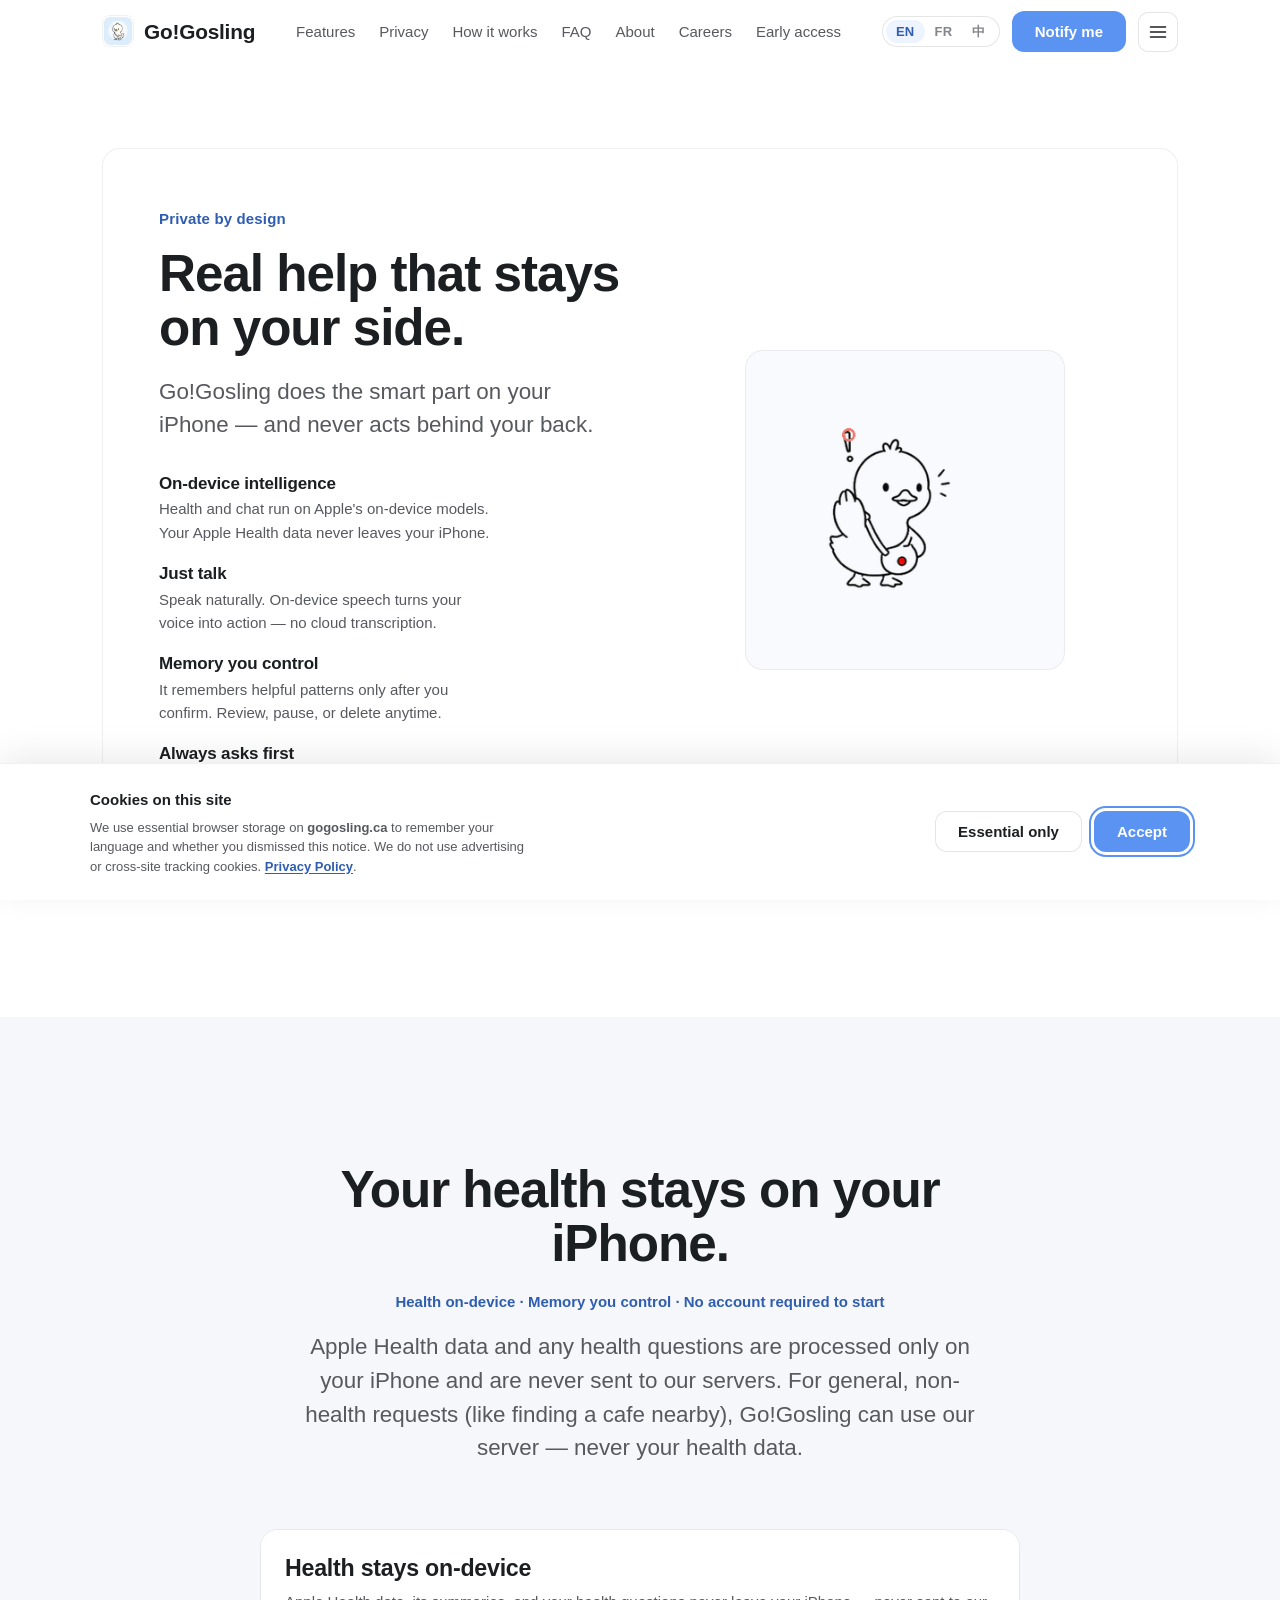
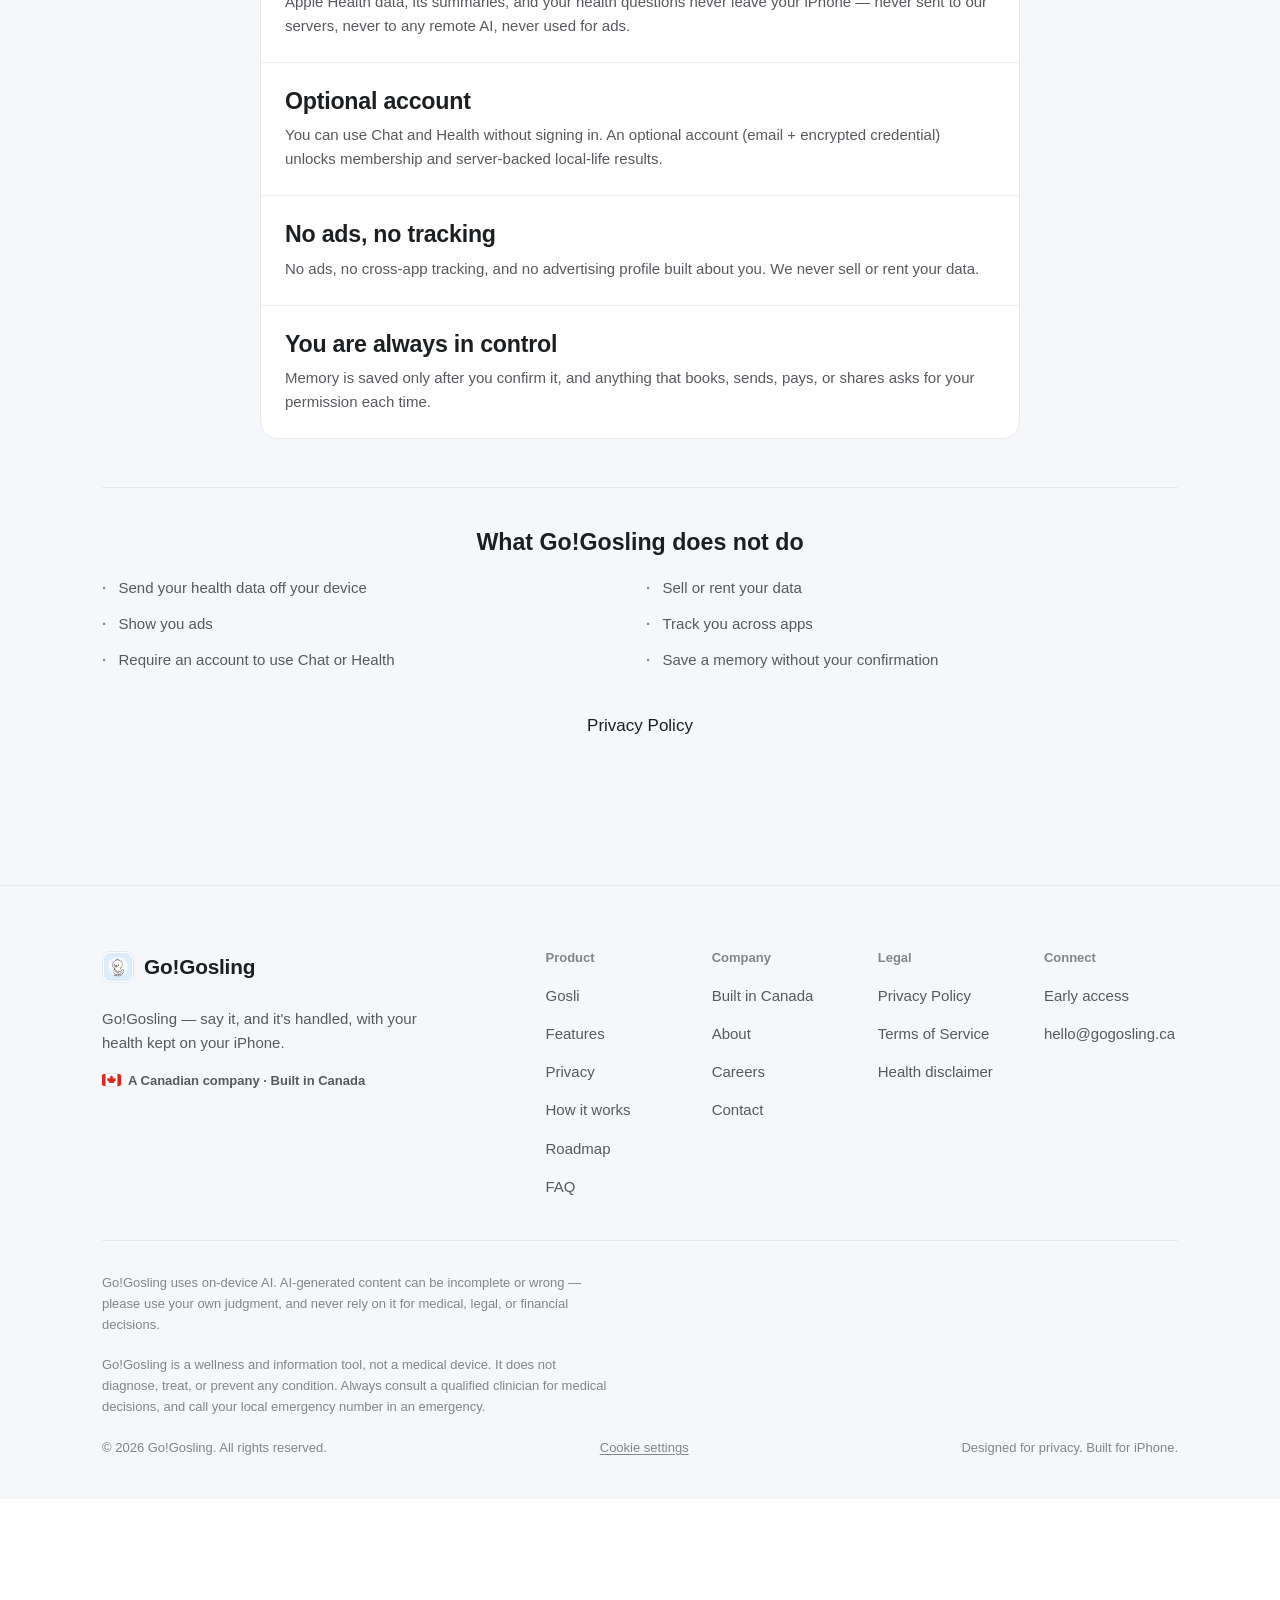
<file: privacy.html>
<!doctype html>
<html lang="en">
<head>
  <meta charset="utf-8" />
  <meta name="viewport" content="width=device-width, initial-scale=1, viewport-fit=cover" />
  <title data-i18n="privPage.metaTitle">Your health stays on your iPhone — Go!Gosling</title>
  <meta name="description" data-i18n-attr="content:privPage.metaDesc" content="Your health stays on your iPhone — Go!Gosling privacy promise and on-device design." />
  <meta name="robots" content="index,follow" />
  <link rel="canonical" href="https://gogosling.ca/privacy.html" />
  <link rel="icon" href="assets/img/favicon-32.png" sizes="32x32" type="image/png" />
  <link rel="icon" href="assets/img/favicon-16.png" sizes="16x16" type="image/png" />
  <link rel="apple-touch-icon" href="assets/img/apple-touch-icon.png" />
  <link rel="manifest" href="site.webmanifest" />
  <meta name="color-scheme" content="light" />
  <link rel="alternate" hreflang="en" href="https://gogosling.ca/privacy.html" />
  <link rel="alternate" hreflang="fr" href="https://gogosling.ca/privacy.html" />
  <link rel="alternate" hreflang="zh-Hans" href="https://gogosling.ca/privacy.html" />
  <link rel="alternate" hreflang="x-default" href="https://gogosling.ca/privacy.html" />
  <link rel="stylesheet" href="assets/css/tokens.css" />
  <link rel="stylesheet" href="assets/css/base.css" />
  <link rel="stylesheet" href="assets/css/components.css" />
  <link rel="stylesheet" href="assets/css/site.css?v=20260606" />
  <link rel="stylesheet" href="assets/css/mobile.css?v=20260606" />

</head>
<body>
  <a class="skip-link" href="#main">Skip to content</a>
  <script>window.GOSLING_PAGE = "privacy";</script>
  <div id="site-header"></div>
  <main id="main">
    <!-- ===================== SPOTLIGHT (on-device) ===================== -->
    <section class="section spotlight subhero" id="ondevice">
      <div class="container">
        <div class="spotlight__panel reveal">
          <div class="spotlight__copy">
            <span class="eyebrow eyebrow--brand spotlight__eyebrow" data-i18n="spot.eyebrow">Private by design</span>
            <h2 class="spotlight__title" data-i18n="spot.title">Real help that stays on your side.</h2>
            <p class="spotlight__lead" data-i18n="spot.lead">Go!Gosling does the smart part on your iPhone — and never acts behind your back.</p>
            <ul class="spotlight__list">
              <li class="spotlight__feat">
                <span class="spotlight__feat-ic" aria-hidden="true"><svg viewBox="0 0 24 24" fill="none" stroke="currentColor" stroke-width="1.7" stroke-linecap="round" stroke-linejoin="round"><rect x="4" y="4" width="16" height="16" rx="4"/><path d="M9 9h6v6H9z"/><path d="M9 2v2M15 2v2M9 20v2M15 20v2M2 9h2M2 15h2M20 9h2M20 15h2"/></svg></span>
                <div><h3 data-i18n="spot.f1.t">On-device intelligence</h3><p data-i18n="spot.f1.b">Health and chat run on Apple's on-device models. Your Apple Health data never leaves your iPhone.</p></div>
              </li>
              <li class="spotlight__feat">
                <span class="spotlight__feat-ic" aria-hidden="true"><svg viewBox="0 0 24 24" fill="none" stroke="currentColor" stroke-width="1.7" stroke-linecap="round" stroke-linejoin="round"><rect x="9" y="3" width="6" height="11" rx="3"/><path d="M5 11a7 7 0 0 0 14 0"/><path d="M12 18v3"/></svg></span>
                <div><h3 data-i18n="spot.f2.t">Just talk</h3><p data-i18n="spot.f2.b">Speak naturally. On-device speech turns your voice into action — no cloud transcription.</p></div>
              </li>
              <li class="spotlight__feat">
                <span class="spotlight__feat-ic" aria-hidden="true"><svg viewBox="0 0 24 24" fill="none" stroke="currentColor" stroke-width="1.7" stroke-linecap="round" stroke-linejoin="round"><path d="M6 3h12a1 1 0 0 1 1 1v17l-7-4-7 4V4a1 1 0 0 1 1-1Z"/></svg></span>
                <div><h3 data-i18n="spot.f3.t">Memory you control</h3><p data-i18n="spot.f3.b">It remembers helpful patterns only after you confirm. Review, pause, or delete anytime.</p></div>
              </li>
              <li class="spotlight__feat">
                <span class="spotlight__feat-ic" aria-hidden="true"><svg viewBox="0 0 24 24" fill="none" stroke="currentColor" stroke-width="1.7" stroke-linecap="round" stroke-linejoin="round"><path d="M12 3l7 3v5c0 4.4-3 8.3-7 10-4-1.7-7-5.6-7-10V6l7-3Z"/><path d="M9 12l2 2 4-4"/></svg></span>
                <div><h3 data-i18n="spot.f4.t">Always asks first</h3><p data-i18n="spot.f4.b">Anything that books, sends, pays, or shares asks for a yes — every single time.</p></div>
              </li>
            </ul>
          </div>
          <div class="spotlight__stage">
            <img class="spotlight__pet" src="assets/anim/gosli-permission.png" width="280" height="280" loading="lazy" decoding="async" data-i18n-attr="alt:spot.title" alt="Go!Gosling asks before it acts" />
            <div class="spotlight__float spotlight__float--a">
              <svg viewBox="0 0 24 24" fill="none" stroke="currentColor" stroke-width="1.8" stroke-linecap="round" stroke-linejoin="round"><path d="M12 3l7 3v5c0 4.4-3 8.3-7 10-4-1.7-7-5.6-7-10V6l7-3Z"/></svg>
              <span class="spotlight__float-txt"><strong data-i18n="spot.tag.a">On-device</strong><small data-i18n="spot.tag.a.sub">health &amp; chat</small></span>
            </div>
            <div class="spotlight__float spotlight__float--b">
              <svg viewBox="0 0 24 24" fill="none" stroke="currentColor" stroke-width="1.8" stroke-linecap="round" stroke-linejoin="round"><circle cx="12" cy="12" r="9"/><path d="M8 12l3 3 5-6"/></svg>
              <span class="spotlight__float-txt"><strong data-i18n="spot.tag.b">Allow once</strong><small data-i18n="spot.tag.b.sub">asks every time</small></span>
            </div>
          </div>
        </div>
      </div>
    </section>
    <!-- ============================ PRIVACY ============================ -->
    <section class="section section--inset" id="privacy">
      <div class="container">
        <div class="sec-head center">
          <h2 class="section-title" data-i18n="priv.title">Your health stays on your iPhone.</h2>
          <p class="priv-tagline" data-i18n="priv.tagline">Health on-device · Memory you control · No account required to start</p>
          <p class="lead mx-auto measure" style="margin-inline:auto;margin-top:var(--space-4)" data-i18n="priv.lead">Apple Health data and any health questions are processed only on your iPhone and are never sent to our servers. For general, non-health requests (like finding a cafe nearby), Go!Gosling can use our server — never your health data.</p>
        </div>

        <div class="privacy__grid">
          <div class="card card--flat">
            <h3 class="card__title" data-i18n="priv.c1.title">Health stays on-device</h3>
            <p class="card__body" data-i18n="priv.c1.body">Apple Health data, its summaries, and your health questions never leave your iPhone — never sent to our servers, never to any remote AI, never used for ads.</p>
          </div>
          <div class="card card--flat">
            <h3 class="card__title" data-i18n="priv.c2.title">Optional account</h3>
            <p class="card__body" data-i18n="priv.c2.body">You can use Chat and Health without signing in. An optional account (email + encrypted credential) unlocks membership and server-backed local-life results.</p>
          </div>
          <div class="card card--flat">
            <h3 class="card__title" data-i18n="priv.c3.title">No ads, no tracking</h3>
            <p class="card__body" data-i18n="priv.c3.body">No ads, no cross-app tracking, and no advertising profile built about you. We never sell or rent your data.</p>
          </div>
          <div class="card card--flat">
            <h3 class="card__title" data-i18n="priv.c4.title">You are always in control</h3>
            <p class="card__body" data-i18n="priv.c4.body">Memory is saved only after you confirm it, and anything that books, sends, pays, or shares asks for your permission each time.</p>
          </div>
        </div>

        <div class="privacy__never">
          <h3 data-i18n="priv.never.title">What Go!Gosling does not do</h3>
          <ul class="never-list never-list--light">
            <li data-i18n="priv.never.1">Send your health data off your device</li>
            <li data-i18n="priv.never.2">Sell or rent your data</li>
            <li data-i18n="priv.never.3">Show you ads</li>
            <li data-i18n="priv.never.4">Track you across apps</li>
            <li data-i18n="priv.never.5">Require an account to use Chat or Health</li>
            <li data-i18n="priv.never.6">Save a memory without your confirmation</li>
          </ul>
        </div>
        <p class="center" style="margin-top:var(--space-10);text-align:center">
          <a href="privacy-policy.html" data-i18n="foot.privacyPolicy">Privacy Policy</a>
        </p>
      </div>
    </section>

  </main>

  <div id="site-footer"></div>
  <script src="assets/js/chrome.js?v=20260605b"></script>
  <script src="assets/js/i18n-fr.js?v=20260605b"></script>
  <script src="assets/js/i18n.js?v=20260605b"></script>
  <script src="assets/js/cookies.js?v=20260605b"></script>
  <script src="assets/js/main.js?v=20260605b"></script>
</body>
</html>
</file>
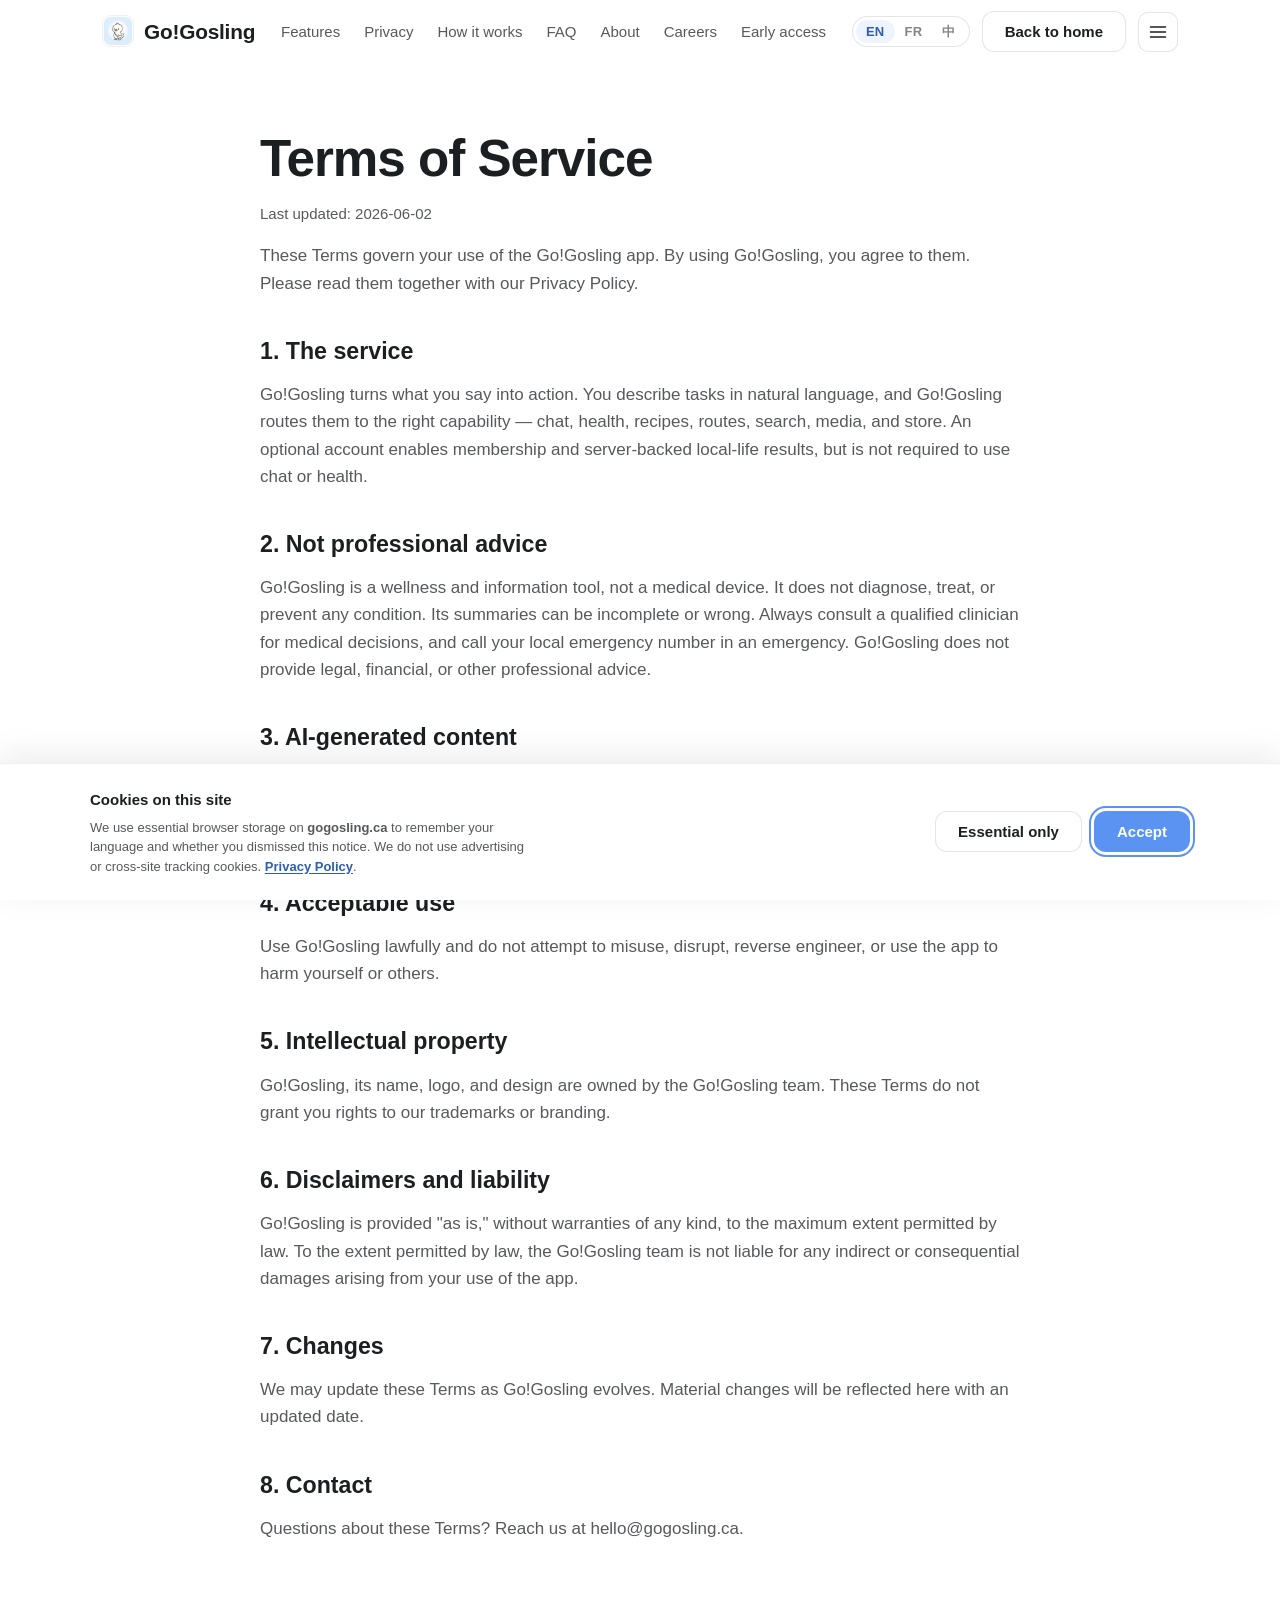
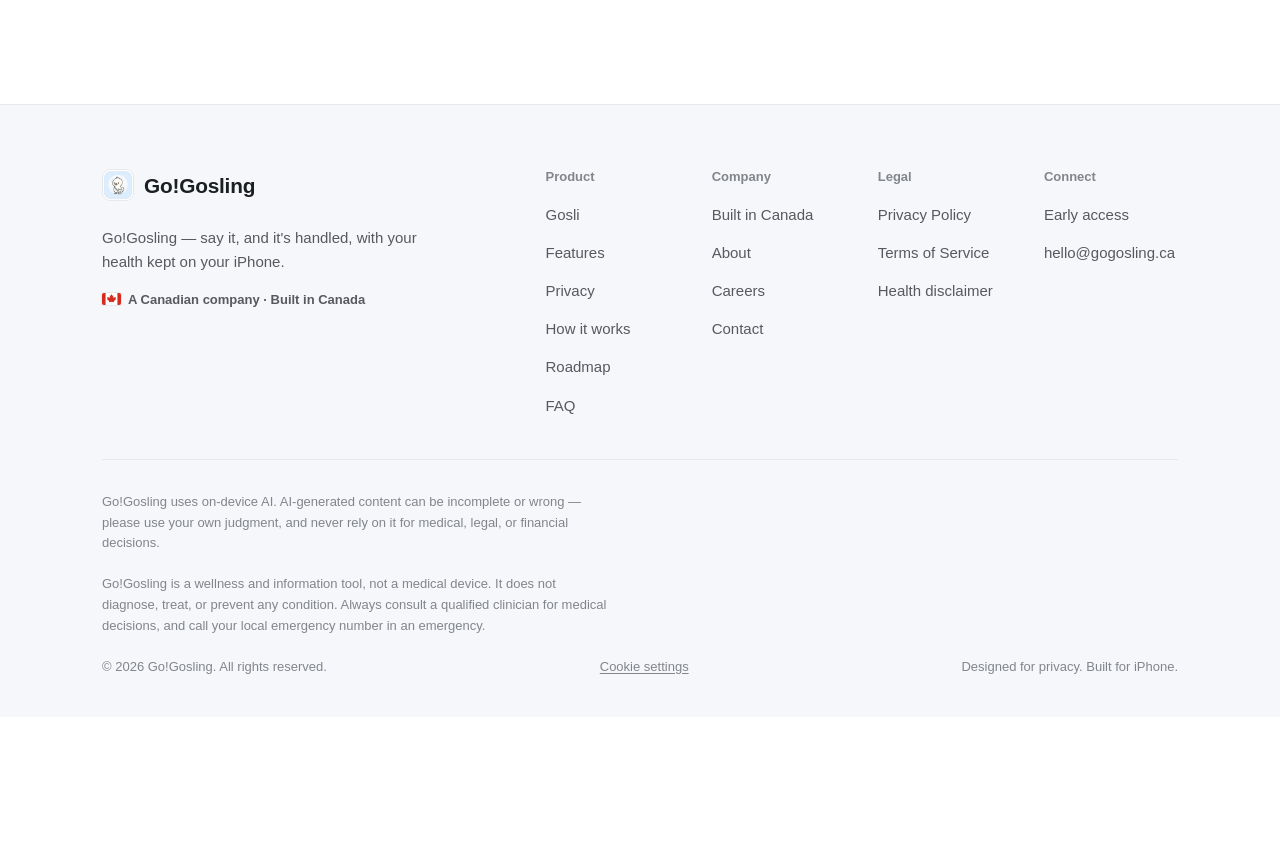
<file: terms.html>
<!doctype html>
<html lang="en">
<head>
  <meta charset="utf-8" />
  <meta name="viewport" content="width=device-width, initial-scale=1, viewport-fit=cover" />
  <title data-i18n="tos.title">Terms of Service — Go!Gosling</title>
  <meta name="description" data-i18n-attr="content:tos.metaDesc" content="Go!Gosling Terms of Service." />
  <link rel="canonical" href="https://gogosling.ca/terms.html" />
  <link rel="alternate" hreflang="en" href="https://gogosling.ca/terms.html" />
  <link rel="alternate" hreflang="fr" href="https://gogosling.ca/terms.html" />
  <link rel="alternate" hreflang="zh-Hans" href="https://gogosling.ca/terms.html" />
  <link rel="alternate" hreflang="x-default" href="https://gogosling.ca/terms.html" />
  <meta name="robots" content="index,follow" />
  <link rel="icon" href="assets/img/favicon-32.png" sizes="32x32" type="image/png" />
  <link rel="apple-touch-icon" href="assets/img/apple-touch-icon.png" />
  <link rel="manifest" href="site.webmanifest" />
  <meta name="color-scheme" content="light" />
  <link rel="stylesheet" href="assets/css/tokens.css" />
  <link rel="stylesheet" href="assets/css/base.css" />
  <link rel="stylesheet" href="assets/css/components.css" />
  <link rel="stylesheet" href="assets/css/site.css?v=20260606" />
  <link rel="stylesheet" href="assets/css/mobile.css?v=20260606" />
</head>
<body>
  <a class="skip-link" href="#main">Skip to content</a>
  <script>window.GOSLING_CHROME_MINIMAL = true;</script>
  <div id="site-header"></div>

  <main id="main" class="legal section">
    <div class="container">
      <article class="legal__doc">
        <h1 data-i18n="tos.title">Terms of Service</h1>
        <p class="legal__meta"><span data-i18n="legal.updated">Last updated</span>: 2026-06-02</p>

        <p data-i18n="tos.intro">These Terms govern your use of the Go!Gosling app. By using Go!Gosling, you agree to them. Please read them together with our Privacy Policy.</p>

        <h2 data-i18n="tos.s1.t">1. The service</h2>
        <p data-i18n="tos.s1.b">Go!Gosling turns what you say into action. You describe tasks in natural language, and Go!Gosling routes them to the right capability. v1 ships Chat and Health; recipes, routes, search, media, store, and more unlock over time. An optional account enables membership and server-backed local-life results, but is not required to use Chat or Health.</p>

        <h2 data-i18n="tos.s2.t">2. Not professional advice</h2>
        <p data-i18n="tos.s2.b">Go!Gosling is a wellness and information tool, not a medical device. It does not diagnose, treat, or prevent any condition. Its summaries can be incomplete or wrong. Always consult a qualified clinician for medical decisions, and call your local emergency number in an emergency. Go!Gosling does not provide legal, financial, or other professional advice.</p>

        <h2 data-i18n="tos.s3.t">3. AI-generated content</h2>
        <p data-i18n="tos.s3.b">Responses are generated by AI and may be inaccurate, incomplete, or out of date. You are responsible for how you use any output. Do not rely on Go!Gosling for decisions that require professional judgment.</p>

        <h2 data-i18n="tos.s4.t">4. Acceptable use</h2>
        <p data-i18n="tos.s4.b">Use Go!Gosling lawfully and do not attempt to misuse, disrupt, reverse engineer, or use the app to harm yourself or others.</p>

        <h2 data-i18n="tos.s5.t">5. Intellectual property</h2>
        <p data-i18n="tos.s5.b">Go!Gosling, its name, logo, and design are owned by the Go!Gosling team. These Terms do not grant you rights to our trademarks or branding.</p>

        <h2 data-i18n="tos.s6.t">6. Disclaimers and liability</h2>
        <p data-i18n="tos.s6.b">Go!Gosling is provided "as is," without warranties of any kind, to the maximum extent permitted by law. To the extent permitted by law, the Go!Gosling team is not liable for any indirect or consequential damages arising from your use of the app.</p>

        <h2 data-i18n="tos.s7.t">7. Changes</h2>
        <p data-i18n="tos.s7.b">We may update these Terms as Go!Gosling evolves. Material changes will be reflected here with an updated date.</p>

        <h2 data-i18n="tos.s8.t">8. Contact</h2>
        <p data-i18n="tos.s8.b">Questions about these Terms? Reach us at hello@gogosling.ca.</p>
      </article>
    </div>
  </main>

  <div id="site-footer"></div>

  <script src="assets/js/chrome.js?v=20260605b"></script>
  <script src="assets/js/i18n-fr.js?v=20260605b"></script>
  <script src="assets/js/i18n.js?v=20260605b"></script>
  <script src="assets/js/cookies.js?v=20260605b"></script>
  <script src="assets/js/main.js?v=20260605b"></script>
</body>
</html>
</file>
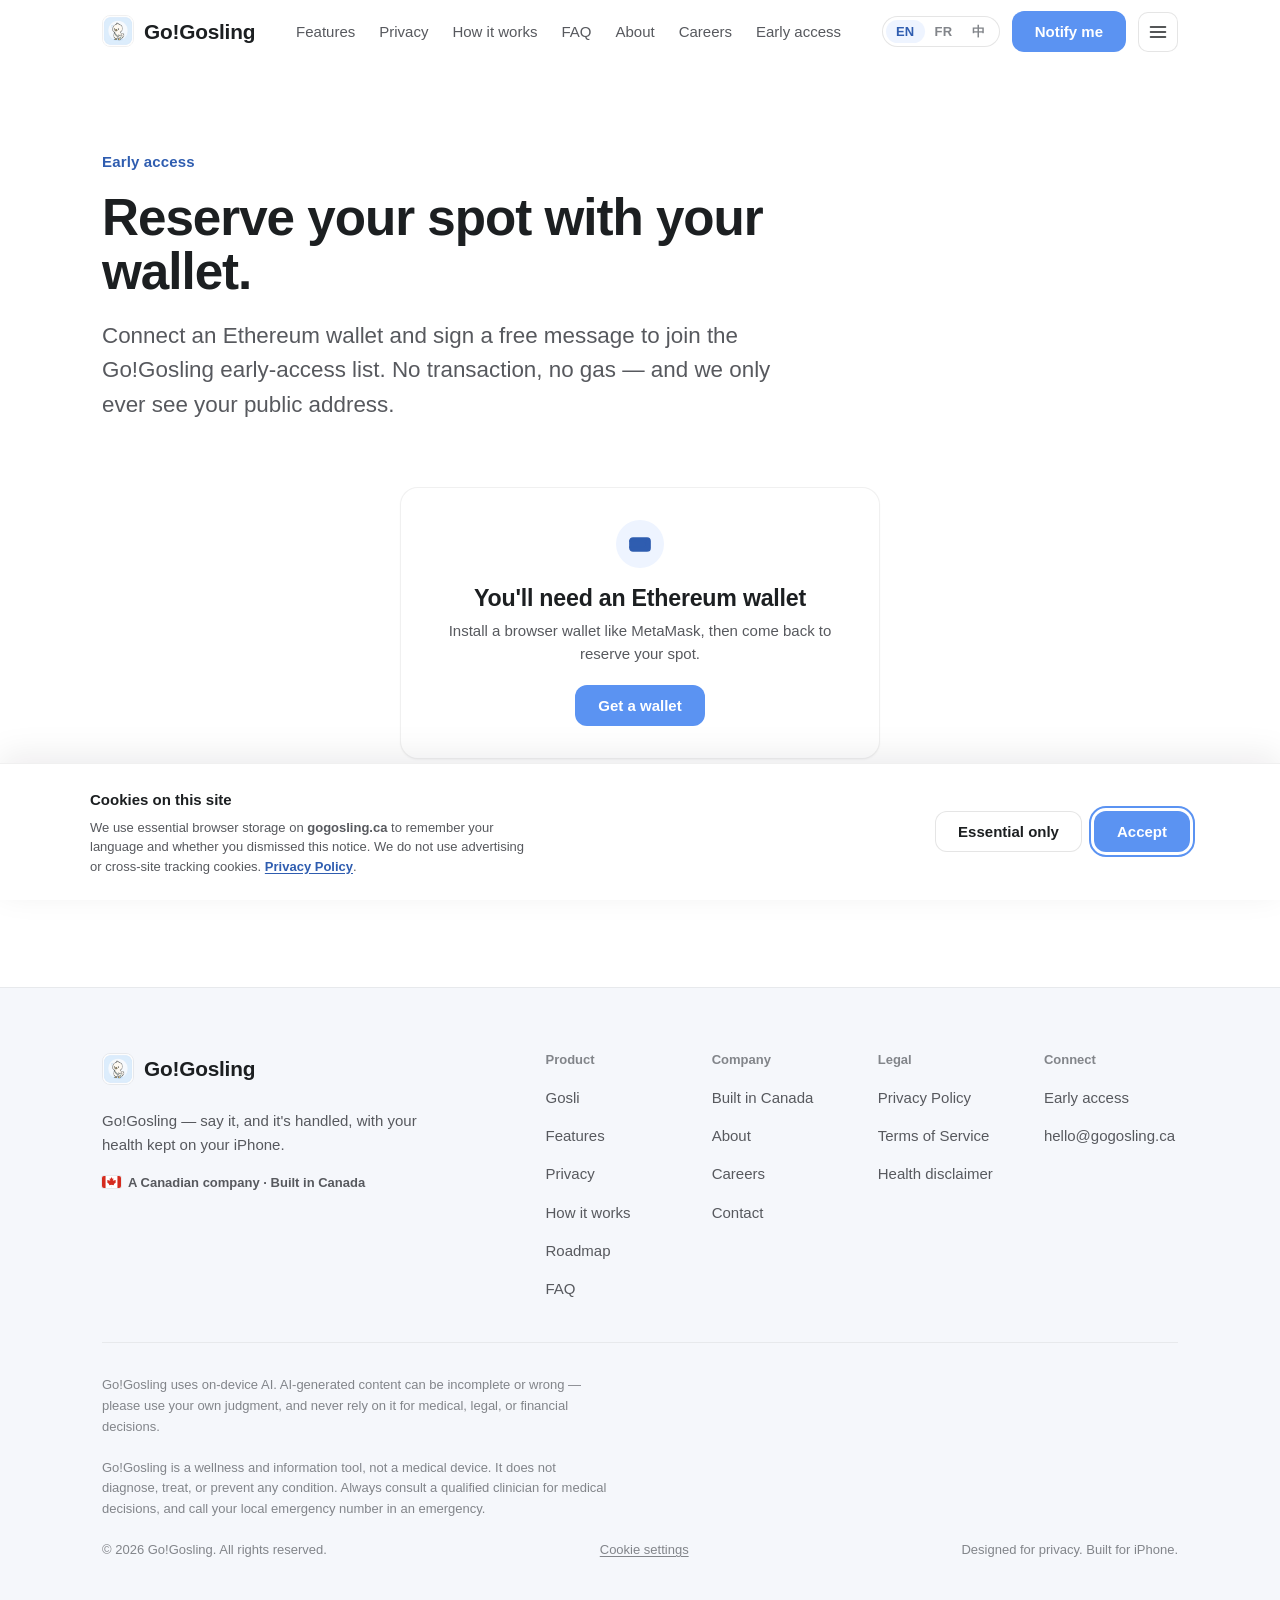
<file: web3.html>
<!doctype html>
<html lang="en">
<head>
  <meta charset="utf-8" />
  <meta name="viewport" content="width=device-width, initial-scale=1, viewport-fit=cover" />
  <title data-i18n="web3.metaTitle">Early access — Go!Gosling</title>
  <meta name="description" data-i18n-attr="content:web3.metaDesc"
        content="Reserve early access to Go!Gosling with your Ethereum wallet — a free signature, no transaction. We only ever see your public address." />
  <meta name="robots" content="index,follow" />
  <link rel="canonical" href="https://gogosling.ca/web3.html" />
  <link rel="alternate" hreflang="en" href="https://gogosling.ca/web3.html" />
  <link rel="alternate" hreflang="fr" href="https://gogosling.ca/web3.html" />
  <link rel="alternate" hreflang="zh-Hans" href="https://gogosling.ca/web3.html" />
  <link rel="alternate" hreflang="x-default" href="https://gogosling.ca/web3.html" />
  <link rel="icon" href="assets/img/favicon-32.png" sizes="32x32" type="image/png" />
  <link rel="icon" href="assets/img/favicon-16.png" sizes="16x16" type="image/png" />
  <link rel="apple-touch-icon" href="assets/img/apple-touch-icon.png" />
  <link rel="manifest" href="site.webmanifest" />
  <meta name="color-scheme" content="light" />
  <link rel="stylesheet" href="assets/css/tokens.css" />
  <link rel="stylesheet" href="assets/css/base.css" />
  <link rel="stylesheet" href="assets/css/components.css" />
  <link rel="stylesheet" href="assets/css/site.css?v=20260606" />
  <link rel="stylesheet" href="assets/css/mobile.css?v=20260606" />
</head>
<body>
  <a class="skip-link" href="#main">Skip to content</a>
  <script>window.GOSLING_PAGE = "web3";</script>
  <div id="site-header"></div>

  <main id="main">
    <section class="section subhero subhero--canada">
      <div class="container">
        <div class="sec-head center">
          <span class="eyebrow eyebrow--brand" data-i18n="web3.eyebrow">Early access</span>
          <h1 class="section-title" style="margin-top:var(--space-4)" data-i18n="web3.title">Reserve your spot with your wallet.</h1>
          <p class="lead mx-auto measure" style="margin-inline:auto" data-i18n="web3.lead">Connect an Ethereum wallet and sign a free message to join the Go!Gosling early-access list. No transaction, no gas — and we only ever see your public address.</p>
        </div>

        <div class="wallet" data-wallet data-state="init" aria-live="polite">
          <div class="wallet__panel" data-w="init"><span class="wallet__spinner" aria-hidden="true"></span></div>

          <div class="wallet__panel" data-w="unsupported">
            <span class="wallet__ic" aria-hidden="true">
              <svg viewBox="0 0 24 24" fill="none" stroke="currentColor" stroke-width="1.7" stroke-linecap="round" stroke-linejoin="round"><rect x="2" y="6" width="20" height="13" rx="3"/><path d="M16 12h3"/><path d="M2 9h14a2 2 0 012 2v2a2 2 0 01-2 2H2"/></svg>
            </span>
            <h2 class="wallet__title" data-i18n="web3.unsupported.title">You'll need an Ethereum wallet</h2>
            <p class="wallet__body" data-i18n="web3.unsupported.body">Install a browser wallet like MetaMask, then come back to reserve your spot.</p>
            <a class="btn btn--primary" href="https://ethereum.org/en/wallets/find-wallet/" target="_blank" rel="noopener noreferrer" data-i18n="web3.get">Get a wallet</a>
          </div>

          <div class="wallet__panel" data-w="idle">
            <span class="wallet__ic" aria-hidden="true">
              <svg viewBox="0 0 24 24" fill="none" stroke="currentColor" stroke-width="1.7" stroke-linecap="round" stroke-linejoin="round"><rect x="2" y="6" width="20" height="13" rx="3"/><path d="M16 12h3"/></svg>
            </span>
            <h2 class="wallet__title" data-i18n="web3.connect.title">Connect your wallet</h2>
            <p class="wallet__body" data-i18n="web3.connect.body">One click to connect — we never request a transaction.</p>
            <button type="button" class="btn btn--primary btn--lg" data-wallet-connect data-i18n="web3.connect">Connect wallet</button>
          </div>

          <div class="wallet__panel" data-w="connecting">
            <span class="wallet__spinner" aria-hidden="true"></span>
            <p class="wallet__body" data-i18n="web3.connecting">Connecting… confirm in your wallet.</p>
          </div>

          <div class="wallet__panel" data-w="connected">
            <div class="wallet__id">
              <span class="wallet__dot" aria-hidden="true"></span>
              <span class="wallet__addr" data-wallet-address>0x…</span>
              <span class="wallet__chain" data-wallet-chain></span>
            </div>
            <h2 class="wallet__title" data-i18n="web3.connected.title">Wallet connected</h2>
            <p class="wallet__body" data-i18n="web3.connected.body">Sign a free message to lock in your early-access spot.</p>
            <button type="button" class="btn btn--primary btn--lg" data-wallet-reserve data-i18n="web3.reserve">Reserve early access</button>
            <p class="wallet__note" data-wallet-note hidden role="alert"></p>
            <button type="button" class="wallet__link" data-wallet-disconnect data-i18n="web3.disconnect">Disconnect</button>
          </div>

          <div class="wallet__panel" data-w="signing">
            <span class="wallet__spinner" aria-hidden="true"></span>
            <p class="wallet__body" data-i18n="web3.signing">Confirm the signature in your wallet…</p>
          </div>

          <div class="wallet__panel" data-w="joined">
            <span class="wallet__check" aria-hidden="true">
              <svg viewBox="0 0 24 24" fill="none" stroke="currentColor" stroke-width="2" stroke-linecap="round" stroke-linejoin="round"><circle cx="12" cy="12" r="9"/><path d="M8 12l3 3 5-6"/></svg>
            </span>
            <h2 class="wallet__title" data-i18n="web3.joined.title">You're on the early-access list</h2>
            <p class="wallet__body"><span data-i18n="web3.joined.body">We'll reach this wallet first when early access opens.</span> <span class="wallet__addr" data-wallet-address>0x…</span></p>
            <button type="button" class="wallet__link" data-wallet-disconnect data-i18n="web3.disconnect">Disconnect</button>
          </div>

          <div class="wallet__panel" data-w="error">
            <span class="wallet__ic wallet__ic--err" aria-hidden="true">!</span>
            <h2 class="wallet__title" data-i18n="web3.errTitle">Couldn't connect</h2>
            <p class="wallet__body" data-wallet-error></p>
            <button type="button" class="btn btn--primary" data-wallet-retry data-i18n="web3.retry">Try again</button>
          </div>
        </div>

        <p class="wallet__privacy" data-i18n="web3.privacy">Privacy first: connecting is optional and reads only your public wallet address. Reserving is a free off-chain signature — never a transaction, and never access to your funds.</p>
      </div>
    </section>
  </main>

  <div id="site-footer"></div>

  <script>/* window.GOSLING_WEB3_API = "https://api.gogosling.ca"; // set when the backend is live */</script>
  <script src="assets/js/chrome.js?v=20260605b"></script>
  <script src="assets/js/i18n-fr.js?v=20260605b"></script>
  <script src="assets/js/i18n.js?v=20260605b"></script>
  <script src="assets/js/cookies.js?v=20260605b"></script>
  <script src="assets/js/main.js?v=20260605b"></script>
  <script src="assets/js/wallet.js?v=20260606"></script>
</body>
</html>
</file>
<file: assets/css/tokens.css>
/* ==========================================================================
   Go!Gosling — Design Tokens
   Source of truth: the app's frozen `Contracts/Design/design-system-v1.md`
   (mirrored here so the marketing site and the product never drift apart).
   Accent is a calm soft-blue, sampled from the real gosling App Icon backdrop —
   one restrained accent, carried by whitespace (Marvis-inspired restraint).
   Everything else is the app's neutral, light, on-device system.
   ========================================================================== */

:root {
  /* --- Brand (soft-blue, from the gosling App Icon backdrop) -------------- */
  /* The mascot sits on a calm light-blue field; the accent echoes it gently. */
  --brand-indigo: #4F86F0;   /* slightly deeper blue for hover */
  --brand-violet: #6AA0F5;   /* lighter end of the soft-blue range */
  --brand:        #5B93F2;   /* primary accent — calm sky blue */
  --brand-ink:    #2F5DB0;   /* deeper blue for text-on-light (AA contrast) */
  --brand-50:     #eef4ff;   /* faint blue wash (icon tiles, chips) */
  --brand-100:    #dde9fe;
  --brand-200:    #c4d8fc;
  --brand-gradient: linear-gradient(135deg, #5B93F2 0%, #6AA0F5 100%);
  --brand-gradient-soft: linear-gradient(135deg, #79a8f6 0%, #93bcf8 100%);

  /* --- Neutral surfaces (design-system-v1: light canvas) ----------------- */
  --bg-start:       #FFFFFF;
  --bg-end:         #F5F7FB;  /* faintly cool, premium light grey-blue */
  --bg-inset:       #F8FAFD;
  --surface:        #FFFFFF;
  --surface-2:      #F8FAFD;
  --surface-strong: #161A22;  /* inverted dark surface (CTA on dark, footer) */

  /* --- Text -------------------------------------------------------------- */
  --text-primary:   #1C1F21;
  --text-secondary: #57595E;
  --text-muted:     #82858A;
  --text-on-strong: #FFFFFF;
  --text-on-strong-muted: rgba(255,255,255,0.66);

  /* --- Lines ------------------------------------------------------------- */
  --line:        rgba(0,0,0,0.06);
  --line-strong: rgba(0,0,0,0.10);
  --line-ondark: rgba(255,255,255,0.12);

  /* --- Section identity tints (from AppTheme.tint(for:)) ----------------- */
  --tint-chat:   #1A1C21;  /* chat   = accentStrong (ink) */
  --tint-health: #4F6E61;  /* health = success (calm green) */
  --tint-ai:     #61738A;  /* ai/search = sky (slate blue) */
  --tint-maps:   #91754A;  /* maps   = warning (tan) */
  --tint-store:  #595E69;  /* store  = accent (gray) */
  --health-50:   #eef3f1;
  --health-ink:  #3c574c;

  /* --- Typography (system stack ≈ San Francisco) ------------------------- */
  --font-sans: -apple-system, BlinkMacSystemFont, "SF Pro Text", "SF Pro Display",
               "Segoe UI", "PingFang SC", "Hiragino Sans GB", "Microsoft YaHei",
               Roboto, Helvetica, Arial, "Apple Color Emoji", sans-serif;
  --font-rounded: ui-rounded, "SF Pro Rounded", -apple-system, var(--font-sans);

  /* Fluid type scale (clamp: mobile -> desktop) — bigger, more spacious */
  --fs-display: clamp(2.6rem, 1.7rem + 4.4vw, 4.6rem);   /* hero — bold, generous */
  --fs-h1:      clamp(2.05rem, 1.45rem + 2.9vw, 3.2rem);  /* section titles */
  --fs-h2:      clamp(1.55rem, 1.2rem + 1.6vw, 2.1rem);
  --fs-h3:      clamp(1.2rem, 1.06rem + 0.6vw, 1.45rem);
  --fs-lead:    clamp(1.14rem, 1.02rem + 0.6vw, 1.4rem);  /* hero subhead */
  --fs-body:    1.0625rem;   /* 17px — iOS body */
  --fs-meta:    0.9375rem;   /* 15px */
  --fs-chip:    0.8125rem;   /* 13px */
  --fs-eyebrow: 0.75rem;     /* 12px */

  --lh-tight:  1.05;
  --lh-snug:   1.22;
  --lh-normal: 1.6;
  --tracking-eyebrow: 0.14em;
  --tracking-tight:  -0.02em;
  --tracking-display: -0.035em;

  /* --- Spacing scale ----------------------------------------------------- */
  --space-1: 4px;
  --space-2: 8px;
  --space-3: 12px;
  --space-4: 16px;
  --space-5: 20px;   /* screenPadding */
  --space-6: 24px;
  --space-8: 32px;
  --space-10: 40px;
  --space-12: 48px;
  --space-16: 64px;
  --space-20: 80px;
  --space-24: 96px;
  --space-32: 128px;

  --container:    1140px;
  --container-narrow: 760px;
  --section-y: clamp(96px, 7vw + 56px, 168px);

  /* --- Radius (soft, friendly, consistent) ------------------------------- */
  /* iOS-like radii — avoid oversized “template” rounding */
  --radius-card:    18px;
  --radius-compact: 12px;
  --radius-pill:    999px;
  --radius-sm:      10px;
  --radius-btn:     12px;

  /* Flat elevation — hairline + one soft layer (no marketing glow stacks) */
  --elev-raised:   0 1px 2px rgba(22,26,34,0.04);
  --elev-floating: 0 4px 16px rgba(22,26,34,0.08);
  --elev-device:   0 8px 24px rgba(22,26,34,0.10);
  --elev-brand:    none;

  /* --- Motion (design-system-v1) ----------------------------------------- */
  --dur-standard: 0.24s;
  --ease-standard: cubic-bezier(0.4, 0.0, 0.2, 1);   /* ≈ easeInOut */
  --ease-emphasized: cubic-bezier(0.22, 1, 0.36, 1); /* ≈ spring settle */
  --dur-reveal: 0.7s;

  /* --- Layout helpers ---------------------------------------------------- */
  --nav-h: 64px;
}

@media (prefers-reduced-motion: reduce) {
  :root { --dur-standard: 0.12s; --dur-reveal: 0.12s; }
}

/* Semantic: form/error (tokenizes the previously-hardcoded error color) */
:root { --danger: #c0564c; }
</file>
<file: assets/css/base.css>
/* ==========================================================================
   Go!Gosling — Base: reset, document defaults, primitives
   ========================================================================== */

*, *::before, *::after { box-sizing: border-box; }
* { margin: 0; }

html {
  -webkit-text-size-adjust: 100%;
  text-size-adjust: 100%;
  scroll-behavior: smooth;
  scroll-padding-top: calc(var(--nav-h) + 16px);
}
@media (prefers-reduced-motion: reduce) {
  html { scroll-behavior: auto; }
}

body {
  font-family: var(--font-sans);
  font-size: var(--fs-body);
  line-height: var(--lh-normal);
  color: var(--text-primary);
  background: var(--bg-start);
  -webkit-font-smoothing: antialiased;
  -moz-osx-font-smoothing: grayscale;
  text-rendering: optimizeLegibility;
  font-feature-settings: "ss01", "cv01";
  overflow-x: hidden;
}

img, svg, video, canvas { display: block; max-width: 100%; height: auto; }
svg { fill: currentColor; }

a { color: inherit; text-decoration: none; }

button, input, textarea, select {
  font: inherit;
  color: inherit;
}
button { background: none; border: 0; cursor: pointer; }

h1, h2, h3, h4 { line-height: var(--lh-snug); font-weight: 700; }

::selection { background: var(--brand-100); color: var(--text-primary); }

:focus-visible {
  outline: 2px solid var(--brand);
  outline-offset: 3px;
  border-radius: 4px;
}

/* --- Layout primitives --------------------------------------------------- */
.container {
  width: 100%;
  max-width: var(--container);
  margin-inline: auto;
  padding-inline: var(--space-5);
}
@media (min-width: 720px) {
  .container { padding-inline: var(--space-8); }
}

.section { padding-block: var(--section-y); position: relative; }

.measure { max-width: 56ch; }
.center { text-align: center; }
.mx-auto { margin-inline: auto; }

/* --- Type primitives ----------------------------------------------------- */
.eyebrow {
  display: inline-block;
  font-size: var(--fs-meta);
  font-weight: 600;
  letter-spacing: 0.01em;
  text-transform: none;
  color: var(--text-muted);
}
.eyebrow--brand { color: var(--brand-ink); }

.display {
  font-size: var(--fs-display);
  line-height: var(--lh-tight);
  letter-spacing: var(--tracking-display);
  font-weight: 600;
}
.section-title {
  font-size: var(--fs-h1);
  line-height: var(--lh-tight);
  letter-spacing: var(--tracking-tight);
  font-weight: 600;
}
.lead {
  font-size: var(--fs-lead);
  line-height: 1.5;
  color: var(--text-secondary);
}
.muted { color: var(--text-secondary); }
.faint { color: var(--text-muted); }

.text-gradient {
  background: var(--brand-gradient);
  -webkit-background-clip: text;
  background-clip: text;
  color: transparent;
}

/* --- Accessibility helpers ---------------------------------------------- */
.visually-hidden {
  position: absolute !important;
  width: 1px; height: 1px;
  padding: 0; margin: -1px;
  overflow: hidden; clip: rect(0 0 0 0); clip-path: inset(50%);
  white-space: nowrap; border: 0;
}
.skip-link {
  position: absolute; left: var(--space-4); top: -120px;
  z-index: 200; background: var(--surface-strong); color: #fff;
  padding: 10px 16px; border-radius: var(--radius-sm);
  transition: top var(--dur-standard) var(--ease-standard);
}
.skip-link:focus { top: var(--space-4); }

[hidden] { display: none !important; }
</file>
<file: assets/css/components.css>
/* ==========================================================================
   Go!Gosling — Components
   ========================================================================== */

/* --- Logo lockup --------------------------------------------------------- */
.logo { display: inline-flex; align-items: center; gap: 10px; }
.logo__mark {
  width: 32px; height: 32px; border-radius: 8px;
  overflow: hidden;
  box-shadow: none;
  border: 1px solid var(--line);
  flex: none;
}
.logo__mark img { width: 100%; height: 100%; object-fit: cover; display: block; }
.logo__word {
  font-family: var(--font-rounded);
  font-weight: 700; font-size: 1.3rem; letter-spacing: -0.01em;
  color: var(--text-primary);
}
.logo--lg .logo__mark { width: 44px; height: 44px; border-radius: 12px; }
.logo--lg .logo__mark svg { width: 27px; height: 27px; }
.logo--lg .logo__word { font-size: 1.6rem; }

/* --- Buttons ------------------------------------------------------------- */
.btn {
  --_pad-y: 12px; --_pad-x: 22px;
  display: inline-flex; align-items: center; justify-content: center; gap: 8px;
  padding: var(--_pad-y) var(--_pad-x);
  font-size: var(--fs-meta); font-weight: 600; line-height: 1;
  border-radius: var(--radius-btn);
  border: 1px solid transparent;
  white-space: nowrap;
  transition: background var(--dur-standard) var(--ease-standard),
              border-color var(--dur-standard) var(--ease-standard),
              color var(--dur-standard) var(--ease-standard);
}
.btn:active { opacity: 0.92; }

.btn--primary {
  background: var(--brand);
  color: #fff;
  box-shadow: none;
}
.btn--primary:hover {
  background: var(--brand-indigo);
}

.btn--dark { background: var(--surface-strong); color: #fff; }
.btn--dark:hover { background: #22262f; }

.btn--ghost {
  background: var(--surface); color: var(--text-primary);
  border-color: var(--line-strong);
}
.btn--ghost:hover { border-color: var(--text-muted); background: var(--surface-2); }

.btn--lg { --_pad-y: 15px; --_pad-x: 28px; font-size: var(--fs-body); }
.btn--block { width: 100%; }
.btn__icon { width: 18px; height: 18px; flex: none; }

/* --- Chips & badges ------------------------------------------------------ */
.chip {
  display: inline-flex; align-items: center; gap: 8px;
  padding: 8px 14px; font-size: var(--fs-chip); font-weight: 500;
  border-radius: var(--radius-sm);
  background: var(--surface); border: 1px solid var(--line);
  color: var(--text-secondary);
  box-shadow: none;
}
.chip__dot { width: 7px; height: 7px; border-radius: 50%; background: var(--text-muted); flex: none; }
.chip--live { color: var(--health-ink); background: var(--health-50); border-color: transparent; }
.chip--live .chip__dot { background: var(--tint-health); }
.chip--soon { color: var(--text-muted); }

.badge {
  display: inline-flex; align-items: center; gap: 8px;
  padding: 7px 14px 7px 11px;
  font-size: var(--fs-chip); font-weight: 600;
  border-radius: var(--radius-pill);
  background: var(--brand-50); color: var(--brand-ink);
  border: 1px solid var(--brand-100);
}
.badge__pulse {
  width: 8px; height: 8px; border-radius: 50%; background: var(--brand);
  box-shadow: 0 0 0 0 rgba(91,147,242,0.5);
  animation: pulse 2.4s var(--ease-standard) infinite;
}
@keyframes pulse {
  0% { box-shadow: 0 0 0 0 rgba(91,147,242,0.45); }
  70% { box-shadow: 0 0 0 7px rgba(91,147,242,0); }
  100% { box-shadow: 0 0 0 0 rgba(91,147,242,0); }
}
@media (prefers-reduced-motion: reduce) { .badge__pulse { animation: none; } }

/* --- Cards --------------------------------------------------------------- */
.card {
  background: var(--surface);
  border: 1px solid var(--line);
  border-radius: var(--radius-card);
  padding: var(--space-6);
  box-shadow: none;
}
.card--flat { background: var(--surface); }
.card--flat:hover { border-color: var(--line-strong); }
.card__icon { display: none; }
.card__title { font-size: var(--fs-h3); margin-bottom: 8px; letter-spacing: -0.01em; font-weight: 600; }
.card__body { color: var(--text-secondary); font-size: var(--fs-meta); }

/* --- Forms / waitlist ---------------------------------------------------- */
.waitlist { width: 100%; max-width: 460px; }
.field {
  display: flex; gap: 8px;
  background: var(--surface);
  border: 1px solid var(--line-strong);
  border-radius: var(--radius-btn);
  padding: 5px 5px 5px 10px;
  box-shadow: none;
  transition: border-color var(--dur-standard) var(--ease-standard);
}
.field:focus-within { border-color: var(--brand); box-shadow: 0 0 0 3px var(--brand-100); }
.field__input {
  flex: 1; min-width: 0; border: 0; background: transparent;
  padding: 10px 12px; font-size: var(--fs-meta); color: var(--text-primary);
}
.field__input::placeholder { color: var(--text-muted); }
.field__input:focus-visible { outline: none; }
.field .btn { flex: none; }

.form-note {
  margin-top: 12px; font-size: var(--fs-chip); color: var(--text-muted);
  display: flex; align-items: center; gap: 7px; line-height: 1.4;
}
.form-note svg { width: 14px; height: 14px; flex: none; color: var(--tint-health); }

.form-success {
  display: flex; align-items: flex-start; gap: 11px;
  padding: 14px 18px; border-radius: var(--radius-compact);
  background: var(--health-50); color: var(--health-ink);
  font-size: var(--fs-meta); font-weight: 500; max-width: 460px;
}
.form-success svg { width: 20px; height: 20px; flex: none; margin-top: 1px; }

/* --- App Store coming-soon pill (custom — not the official Apple badge) --- */
.store-badge {
  display: inline-flex; align-items: center; gap: 11px;
  padding: 11px 18px; border-radius: 14px;
  background: var(--surface-strong); color: #fff;
  border: 1px solid rgba(255,255,255,0.08);
  position: relative; cursor: pointer;
  transition: transform var(--dur-standard) var(--ease-emphasized), box-shadow var(--dur-standard);
}
.store-badge--light {
  background: var(--surface);
  color: var(--text-primary);
  border: 1px solid var(--line-strong);
  box-shadow: none;
}
.store-badge--light:hover {
  transform: none;
  box-shadow: var(--elev-raised);
}
.store-badge--light svg { color: var(--text-primary); }
.store-badge svg { width: 26px; height: 26px; flex: none; }
.store-badge__apple { width: 24px; height: 24px; }
.store-badge__txt { display: flex; flex-direction: column; line-height: 1.1; text-align: left; }
.store-badge__small { font-size: 10px; opacity: 0.7; letter-spacing: 0.02em; }
.store-badge__big { font-size: 18px; font-weight: 600; letter-spacing: -0.01em; }
.store-badge__tag {
  position: absolute; top: -9px; right: -9px;
  font-size: 10px; font-weight: 600; letter-spacing: 0.02em;
  padding: 3px 8px; border-radius: var(--radius-sm);
  background: var(--brand); color: #fff;
  box-shadow: none;
}

/* --- Sticky navigation --------------------------------------------------- */
.nav {
  position: fixed; inset: 0 0 auto 0; z-index: 100;
  height: var(--nav-h);
  display: flex; align-items: center;
  transition: background var(--dur-standard) var(--ease-standard),
              border-color var(--dur-standard) var(--ease-standard),
              backdrop-filter var(--dur-standard);
  border-bottom: 1px solid transparent;
}
.nav.is-scrolled {
  background: rgba(255,255,255,0.96);
  border-bottom-color: var(--line);
}
.nav__inner { display: flex; align-items: center; justify-content: space-between; width: 100%; }
.nav__links { display: none; align-items: center; gap: var(--space-6); }
.nav__links a {
  font-size: var(--fs-meta); font-weight: 500; color: var(--text-secondary);
  transition: color var(--dur-standard) var(--ease-standard);
}
.nav__links a:hover { color: var(--text-primary); }
.nav__actions { display: flex; align-items: center; gap: var(--space-3); }

@media (min-width: 940px) {
  .nav__links { display: flex; }
  .nav__menu-btn { display: none; }
}

/* Language toggle */
.lang-toggle {
  display: inline-flex; align-items: center;
  border: 1px solid var(--line-strong); border-radius: var(--radius-pill);
  padding: 3px; background: var(--surface);
}
.lang-toggle button {
  font-size: var(--fs-chip); font-weight: 600; color: var(--text-muted);
  padding: 5px 11px; border-radius: var(--radius-pill); line-height: 1;
  transition: color var(--dur-standard), background var(--dur-standard);
}
.lang-toggle button[aria-pressed="true"] { background: var(--brand-50); color: var(--brand-ink); }
.lang-toggle--3 button { padding: 5px 9px; font-size: 0.6875rem; letter-spacing: 0.02em; }
@media (min-width: 900px) {
  .lang-toggle--3 button { padding: 5px 10px; font-size: var(--fs-chip); }
}

/* Mobile menu */
.nav__menu-btn {
  display: grid; place-items: center; width: 40px; height: 40px;
  border-radius: var(--radius-sm); border: 1px solid var(--line-strong);
  background: var(--surface);
}
.nav__menu-btn svg { width: 20px; height: 20px; }
.mobile-menu {
  position: fixed; inset: var(--nav-h) 0 auto 0; z-index: 99;
  background: rgba(255,255,255,0.96);
  -webkit-backdrop-filter: blur(18px); backdrop-filter: blur(18px);
  border-bottom: 1px solid var(--line);
  padding: var(--space-5);
  display: flex; flex-direction: column; gap: 2px;
  transform: translateY(-12px); opacity: 0; pointer-events: none;
  transition: transform var(--dur-standard) var(--ease-standard), opacity var(--dur-standard);
}
.mobile-menu.is-open { transform: none; opacity: 1; pointer-events: auto; }
.mobile-menu a {
  padding: 13px 8px; font-size: var(--fs-h3); font-weight: 500;
  border-bottom: 1px solid var(--line);
}
.mobile-menu a:last-of-type { border-bottom: 0; }

/* --- Accordion (FAQ) ----------------------------------------------------- */
.accordion { border-top: 1px solid var(--line); }
.accordion__item { border-bottom: 1px solid var(--line); }
.accordion__trigger {
  display: flex; align-items: center; justify-content: space-between; gap: var(--space-4);
  width: 100%; text-align: left; padding: var(--space-6) 4px;
  font-size: var(--fs-h3); font-weight: 600; color: var(--text-primary);
}
.accordion__icon {
  width: 26px; height: 26px; flex: none; border-radius: 50%;
  display: grid; place-items: center; position: relative;
  border: 1px solid var(--line-strong); color: var(--text-secondary);
  transition: transform var(--dur-standard) var(--ease-emphasized),
              background var(--dur-standard), color var(--dur-standard);
}
.accordion__icon::before, .accordion__icon::after {
  content: ""; position: absolute; background: currentColor; border-radius: 2px;
}
.accordion__icon::before { width: 11px; height: 1.8px; }
.accordion__icon::after  { width: 1.8px; height: 11px; transition: transform var(--dur-standard) var(--ease-standard); }
.accordion__trigger[aria-expanded="true"] .accordion__icon {
  background: var(--surface-strong); color: #fff; border-color: transparent;
}
.accordion__trigger[aria-expanded="true"] .accordion__icon::after { transform: scaleY(0); }
.accordion__panel {
  overflow: hidden; max-height: 0;
  transition: max-height var(--dur-standard) var(--ease-standard);
}
.accordion__panel-inner { padding: 0 4px var(--space-5); color: var(--text-secondary); max-width: 68ch; }

/* --- Footer (light, product-page style) ---------------------------------- */
.site-footer {
  background: var(--bg-end);
  color: var(--text-primary);
  padding-block: var(--space-16) var(--space-10);
  margin-top: 0;
  border-top: 1px solid var(--line);
}
.footer__top {
  display: grid; gap: var(--space-10);
  grid-template-columns: 1fr;
  padding-bottom: var(--space-10);
  border-bottom: 1px solid var(--line);
}
.footer__brand { max-width: 320px; }
.footer__brand .logo__word { color: var(--text-primary); }
.footer__tagline { color: var(--text-secondary); font-size: var(--fs-meta); margin-top: var(--space-4); }
.footer__cols { display: grid; grid-template-columns: repeat(2, 1fr); gap: var(--space-8); }
.footer__col h4 {
  font-size: var(--fs-chip); font-weight: 600;
  color: var(--text-muted); margin-bottom: var(--space-4);
  text-transform: none; letter-spacing: 0;
}
.footer__col ul { list-style: none; padding: 0; display: flex; flex-direction: column; gap: 11px; }
.footer__col a {
  font-size: var(--fs-meta); color: var(--text-secondary);
  transition: color var(--dur-standard);
}
.footer__col a:hover { color: var(--text-primary); }
.footer__bottom {
  display: flex; flex-direction: column; gap: var(--space-5);
  padding-top: var(--space-8);
}
.footer__disclaimer {
  font-size: var(--fs-chip); color: var(--text-muted);
  line-height: 1.6; max-width: 70ch;
}
.footer__legal-row {
  display: flex; flex-wrap: wrap; align-items: center; gap: var(--space-4);
  justify-content: space-between;
  font-size: var(--fs-chip); color: var(--text-muted);
}
.footer__legal-row a:hover { color: var(--text-primary); }

@media (min-width: 720px) {
  .footer__cols { grid-template-columns: repeat(4, 1fr); }
}
@media (min-width: 940px) {
  .footer__top { grid-template-columns: 1.2fr 2fr; gap: var(--space-16); }
}

/* --- iPhone device mockup ------------------------------------------------ */
.device {
  --_w: 300px;
  width: var(--_w);
  aspect-ratio: 1206 / 2622;        /* real iPhone screen ratio */
  position: relative;
  border-radius: calc(var(--_w) * 0.155);
  padding: calc(var(--_w) * 0.028);
  background: linear-gradient(150deg, #2a2c33, #15161a 55%, #2a2c33);
  box-shadow: var(--elev-device);
}
.device__screen {
  position: relative; height: 100%; width: 100%; overflow: hidden;
  border-radius: calc(var(--_w) * 0.128);
  background: linear-gradient(180deg, #FFFFFF, #F7F7F9);
  display: flex; flex-direction: column;
}
.device__island {
  position: absolute; top: calc(var(--_w) * 0.03); left: 50%; transform: translateX(-50%);
  width: 31%; height: calc(var(--_w) * 0.09); background: #0c0c0e;
  border-radius: var(--radius-pill); z-index: 5;
}
.device__glare {
  position: absolute; inset: 0; z-index: 6; pointer-events: none;
  background: linear-gradient(135deg, rgba(255,255,255,0.10) 0%, rgba(255,255,255,0) 28%);
  border-radius: calc(var(--_w) * 0.128);
}

/* In-device UI (faithful to design-system-v1) */
.ui { display: flex; flex-direction: column; height: 100%; font-size: 12px; }
.ui__statusbar {
  display: flex; justify-content: space-between; align-items: center;
  padding: 13px 20px 6px; font-size: 11px; font-weight: 600; color: var(--text-primary);
}
.ui__statusbar .dots { display: flex; gap: 3px; align-items: center; }
.ui__statusbar .dots span { width: 4px; height: 4px; border-radius: 50%; background: var(--text-primary); }
.ui__header {
  display: flex; align-items: center; gap: 9px; padding: 6px 16px 12px;
}
.ui__avatar {
  width: 26px; height: 26px; border-radius: 8px; background: var(--brand-gradient);
  display: grid; place-items: center; color: #fff; flex: none;
}
.ui__avatar svg { width: 15px; height: 15px; }
.ui__title { font-weight: 700; font-size: 14px; }
.ui__sub { font-size: 9.5px; color: var(--tint-health); display: flex; align-items: center; gap: 3px; }
.ui__sub svg { width: 9px; height: 9px; }
.ui__body { flex: 1; padding: 6px 16px; display: flex; flex-direction: column; gap: 9px; overflow: hidden; }

.bubble { max-width: 80%; padding: 9px 12px; border-radius: 16px; line-height: 1.35; }
.bubble--in { background: #F0F0F3; color: var(--text-primary); border-bottom-left-radius: 5px; align-self: flex-start; }
.bubble--out { background: var(--surface-strong); color: #fff; border-bottom-right-radius: 5px; align-self: flex-end; }
.bubble--rich { align-self: flex-start; max-width: 90%; background: #fff; border: 1px solid var(--line); border-radius: 16px; padding: 11px; }

.metric-row { display: flex; gap: 7px; margin-top: 8px; }
.metric {
  flex: 1; background: var(--health-50); border-radius: 11px; padding: 8px 9px;
}
.metric__k { font-size: 8.5px; color: var(--health-ink); font-weight: 600; letter-spacing: 0.02em; }
.metric__v { font-size: 16px; font-weight: 700; color: var(--text-primary); margin-top: 2px; }
.metric__v small { font-size: 9px; font-weight: 500; color: var(--text-muted); }

.ui__inputbar {
  margin: 6px 14px 16px; padding: 8px 8px 8px 14px;
  display: flex; align-items: center; gap: 8px;
  background: #fff; border: 1px solid var(--line-strong); border-radius: var(--radius-pill);
  color: var(--text-muted);
}
.ui__send {
  width: 28px; height: 28px; border-radius: 50%; background: var(--brand-gradient);
  display: grid; place-items: center; color: #fff; flex: none; margin-left: auto;
}
.ui__send svg { width: 14px; height: 14px; }

.ui__lock {
  display: inline-flex; align-items: center; gap: 4px; align-self: center;
  font-size: 9px; color: var(--text-muted); padding: 3px 9px;
  background: rgba(0,0,0,0.04); border-radius: var(--radius-pill); margin-bottom: 2px;
}
.ui__lock svg { width: 9px; height: 9px; }

/* floating UI fragment outside the frame (depth) */
.device-wrap { position: relative; display: inline-block; }
.float-card {
  position: absolute; z-index: 8;
  background: #fff; border: 1px solid var(--line); border-radius: 14px;
  box-shadow: var(--elev-floating); padding: 11px 13px;
  display: flex; align-items: center; gap: 9px; font-size: 13px; font-weight: 600;
}
.float-card svg { width: 18px; height: 18px; flex: none; }

/* --- Scroll reveal ------------------------------------------------------- */
.reveal {
  opacity: 0;
  transition: opacity 0.35s var(--ease-standard);
}
.reveal.is-visible { opacity: 1; }
.reveal[data-delay="1"] { transition-delay: 0.08s; }
.reveal[data-delay="2"] { transition-delay: 0.16s; }
.reveal[data-delay="3"] { transition-delay: 0.24s; }
@media (prefers-reduced-motion: reduce) {
  .reveal { opacity: 1; transform: none; transition: none; }
}

/* Error variant for inline form notes (token-driven, replaces inline JS color) */
.form-note--error { color: var(--danger); }
</file>
<file: assets/css/site.css>
/* ==========================================================================
   Go!Gosling — Page composition
   Product-first / editorial: flat surfaces, one row primitive, no slop gradients.
   ========================================================================== */

main { display: block; }

.section--inset { background: var(--bg-end); }

/* --- HERO (centered, mascot-led, Marvis-style) --------------------------- */
.hero {
  position: relative;
  padding-top: calc(var(--nav-h) + clamp(56px, 9vw, 104px));
  padding-bottom: clamp(72px, 9vw, 128px);
  background: var(--bg-start);
  border-bottom: 1px solid var(--line);
}
.hero--center .hero__inner {
  max-width: 720px;
  margin-inline: auto;
  text-align: center;
  display: flex;
  flex-direction: column;
  align-items: center;
}

/* Mascot app-icon hero (App Store-style big rounded square on a soft glow) */
.hero__art {
  position: relative;
  margin: 0 0 var(--space-8);
  display: grid;
  place-items: center;
}
.hero__art-glow { display: none; }
.hero__icon {
  position: relative;
  z-index: 1;
  width: clamp(132px, 22vw, 200px);
  height: auto;
  aspect-ratio: 1;
  border-radius: 23%;
  box-shadow: var(--elev-device);
}

.hero__app {
  font-size: var(--fs-meta);
  font-weight: 500;
  color: var(--text-muted);
  margin-bottom: var(--space-4);
}
.hero h1 {
  margin-bottom: var(--space-5);
  font-weight: 600;
  letter-spacing: var(--tracking-display);
}
.hero__lead {
  max-width: 32ch;
  margin-inline: auto;
  margin-bottom: var(--space-4);
  font-size: var(--fs-lead);
  color: var(--text-secondary);
}
.hero__tagline {
  font-size: var(--fs-meta);
  color: var(--text-muted);
  margin-bottom: var(--space-10);
  max-width: 44ch;
}
.hero__pmquote {
  display: inline-block;
  margin: calc(-1 * var(--space-6)) auto var(--space-8);
  max-width: 48ch;
  font-size: var(--fs-chip);
  line-height: 1.5;
  color: var(--text-muted);
  transition: color var(--dur-standard) var(--ease-standard);
}
.hero__pmquote:hover { color: var(--brand-ink); }
.hero__hook {
  font-size: var(--fs-meta);
  font-weight: 500;
  color: var(--text-secondary);
  margin-top: var(--space-2);
  line-height: 1.5;
  max-width: 42ch;
}
.hero__actions {
  width: 100%;
  max-width: 480px;
  display: flex;
  flex-direction: column;
  align-items: center;
  gap: var(--space-4);
}
.hero__actions .waitlist { width: 100%; }
.hero__note {
  justify-content: center;
  margin-top: 0;
}
.hero__greet {
  font-size: var(--fs-lead);
  font-weight: 500;
  color: var(--text-secondary);
  margin-bottom: var(--space-3);
}
.hero__prompts {
  width: 100%;
  max-width: 520px;
  margin: 0 auto var(--space-8);
  text-align: center;
}
.hero__prompts-label {
  font-size: var(--fs-meta);
  font-weight: 500;
  color: var(--text-muted);
  margin-bottom: var(--space-3);
}
.prompt-chips {
  list-style: none;
  padding: 0;
  margin: 0;
  display: flex;
  flex-wrap: wrap;
  justify-content: center;
  gap: var(--space-2);
}
.prompt-chip {
  display: inline-block;
  padding: 10px 14px;
  font-size: var(--fs-chip);
  font-weight: 500;
  color: var(--text-primary);
  background: var(--surface-2);
  border: 1px solid var(--line);
  border-radius: var(--radius-sm);
  line-height: 1.35;
  max-width: 100%;
}
.hero__prompts-note {
  margin-top: var(--space-3);
  font-size: var(--fs-chip);
  color: var(--text-muted);
}

/* --- Dual mode (Marvis-style panels, flat) -------------------------------- */
.home-modes { padding-block: var(--section-y); }
.mode-duo {
  display: grid;
  gap: var(--space-4);
  grid-template-columns: 1fr;
  max-width: var(--container-narrow);
  margin-inline: auto;
}
@media (min-width: 720px) {
  .mode-duo { grid-template-columns: 1fr 1fr; }
}
.mode-card {
  padding: var(--space-6);
  background: var(--surface);
  border: 1px solid var(--line);
  border-radius: var(--radius-card);
}
.mode-card--on {
  border-color: var(--brand-200);
  background: var(--brand-50);
}
.mode-card__tag {
  display: inline-block;
  font-size: var(--fs-chip);
  font-weight: 600;
  color: var(--brand-ink);
  margin-bottom: var(--space-3);
}
.mode-card__title {
  font-size: var(--fs-h3);
  font-weight: 600;
  letter-spacing: -0.01em;
  margin-bottom: var(--space-3);
}
.mode-card__body {
  font-size: var(--fs-meta);
  color: var(--text-secondary);
  line-height: 1.55;
}

/* --- Scene grid (Yuanbao/Marvis use-case matrix, text-only) --------------- */
.scene-grid {
  display: grid;
  gap: 0;
  grid-template-columns: 1fr;
  max-width: var(--container);
  margin-inline: auto;
  border: 1px solid var(--line);
  border-radius: var(--radius-card);
  background: var(--surface);
  overflow: hidden;
}
@media (min-width: 640px) {
  .scene-grid { grid-template-columns: repeat(2, 1fr); }
}
.scene-tile {
  padding: var(--space-5) var(--space-6);
  border-bottom: 1px solid var(--line);
  background: var(--surface);
}
.scene-tile:nth-last-child(-n+2) { border-bottom: 0; }
@media (max-width: 639px) {
  .scene-tile:last-child { border-bottom: 0; }
}
@media (min-width: 640px) {
  .scene-tile:nth-child(odd) { border-inline-end: 1px solid var(--line); }
  .scene-tile:nth-child(n+5) { border-bottom: 0; }
}
.scene-tile h3 {
  font-size: var(--fs-body);
  font-weight: 600;
  margin-bottom: 6px;
  letter-spacing: -0.01em;
}
.scene-tile p {
  font-size: var(--fs-meta);
  color: var(--text-secondary);
  line-height: 1.5;
}

/* --- Capabilities: stacked rows (not icon-card grid) --------------------- */
.cap-grid {
  display: flex;
  flex-direction: column;
  gap: 0;
  max-width: var(--container-narrow);
  margin-inline: auto;
  border: 1px solid var(--line);
  border-radius: var(--radius-card);
  background: var(--surface);
  overflow: hidden;
}
.cap-card {
  position: relative;
  display: grid;
  grid-template-columns: 1fr auto;
  grid-template-rows: auto auto;
  gap: 4px var(--space-4);
  align-items: start;
  padding: var(--space-5) var(--space-6);
  border-bottom: 1px solid var(--line);
  background: var(--surface);
  box-shadow: none;
}
.cap-card:last-child { border-bottom: 0; }
.cap-card--live {
  border-inline-start: 3px solid var(--brand);
  padding-inline-start: calc(var(--space-6) - 3px);
  background: var(--surface);
}
.cap-card__icon { display: none; }
.cap-card__badge { display: none; }
.cap-card h3 {
  grid-column: 1;
  grid-row: 1;
  font-size: var(--fs-body);
  font-weight: 600;
  margin: 0;
  letter-spacing: -0.01em;
}
.cap-card p {
  grid-column: 1 / -1;
  grid-row: 2;
  font-size: var(--fs-meta);
  color: var(--text-secondary);
  line-height: 1.55;
  margin: 0;
}
.cap-card__soon {
  grid-column: 2;
  grid-row: 1;
  align-self: start;
  margin: 0;
  padding: 3px 8px;
  border-radius: var(--radius-sm);
  background: var(--surface-2);
  color: var(--text-muted);
  font-size: var(--fs-chip);
  font-weight: 500;
  white-space: nowrap;
}
.cap-card--live .cap-card__soon { display: none; }
.feat-live {
  max-width: 56ch;
  margin: var(--space-6) auto 0;
  text-align: left;
  font-size: var(--fs-meta);
  font-weight: 500;
  color: var(--text-secondary);
  line-height: 1.55;
}
@media (min-width: 640px) {
  .cap-card { padding: var(--space-6) var(--space-8); }
}
.cap-disclaimer {
  margin-top: var(--space-10);
  text-align: center;
  font-size: var(--fs-chip);
  color: var(--text-muted);
}
/* --- Section heading block ----------------------------------------------- */
.sec-head { max-width: 680px; margin-bottom: var(--space-16); }
.sec-head.center { margin-inline: auto; text-align: center; }
.subhero .sec-head.center {
  margin-inline: 0;
  text-align: left;
}
.subhero .sec-head.center .lead.mx-auto {
  margin-inline: 0;
}
.subhero .sec-head .lead {
  max-width: 56ch;
  color: var(--text-secondary);
  line-height: 1.55;
}
.sec-head .section-title { margin-bottom: var(--space-5); }

/* --- How it works (plain steps) ------------------------------------------ */
.steps { display: grid; gap: var(--space-6); grid-template-columns: 1fr; }
.steps--plain {
  max-width: var(--container-narrow);
  margin-inline: auto;
  border: 1px solid var(--line);
  border-radius: var(--radius-card);
  overflow: hidden;
  background: var(--surface);
}
.steps--plain .step {
  display: flex;
  flex-direction: row;
  align-items: flex-start;
  gap: var(--space-5);
  padding: var(--space-6) var(--space-6);
  border-bottom: 1px solid var(--line);
  border-radius: 0;
  box-shadow: none;
  background: transparent;
}
.steps--plain .step:last-child { border-bottom: 0; }
.steps--plain .step__num {
  flex: 0 0 2.5rem;
  width: 2.5rem;
  height: 2.5rem;
  border-radius: var(--radius-sm);
  display: grid;
  place-items: center;
  font-size: var(--fs-meta);
  font-weight: 600;
  background: var(--surface-2);
  color: var(--text-secondary);
  margin: 0;
  border: 1px solid var(--line);
}
.steps--plain .step__copy {
  flex: 1 1 0;
  min-width: 0;
  width: 100%;
}
.steps--plain .step__copy h3 {
  font-size: var(--fs-body);
  margin: 0 0 var(--space-2);
  font-weight: 600;
}
.steps--plain .step__copy p {
  margin: 0;
  color: var(--text-secondary);
  font-size: var(--fs-meta);
  line-height: 1.55;
  text-wrap: pretty;
}
.step h3 { font-size: var(--fs-body); margin-bottom: var(--space-2); font-weight: 600; }
.step p { color: var(--text-secondary); font-size: var(--fs-meta); line-height: 1.55; }

.how-hook {
  margin-top: var(--space-10);
  text-align: center;
  font-size: var(--fs-meta);
  font-weight: 500;
  color: var(--text-secondary);
  line-height: 1.5;
  max-width: 52ch;
  margin-inline: auto;
}
.how-links {
  margin-top: var(--space-6);
  display: flex;
  flex-wrap: wrap;
  gap: var(--space-3);
  justify-content: center;
  align-items: center;
  font-size: var(--fs-meta);
}
.how-links a {
  color: var(--brand);
  font-weight: 500;
  text-decoration: none;
}
.how-links a:hover { text-decoration: underline; }
.how-links__sep { color: var(--text-muted); user-select: none; }
.subhero .sec-head.center .eyebrow + .section-title { margin-top: var(--space-4); }

/* --- Privacy section ----------------------------------------------------- */
.priv-tagline {
  font-size: var(--fs-meta);
  font-weight: 600;
  color: var(--brand-ink);
  margin-top: var(--space-4);
}
.privacy__grid {
  display: flex;
  flex-direction: column;
  gap: 0;
  max-width: var(--container-narrow);
  margin-inline: auto;
  border: 1px solid var(--line);
  border-radius: var(--radius-card);
  overflow: hidden;
}
.privacy__grid .card {
  border: 0;
  border-radius: 0;
  border-bottom: 1px solid var(--line);
  padding: var(--space-6) var(--space-6);
}
.privacy__grid .card:last-child { border-bottom: 0; }
.privacy__never {
  margin-top: var(--space-12);
  padding-top: var(--space-10);
  border-top: 1px solid var(--line);
}
.privacy__never h3 {
  font-size: var(--fs-h3);
  font-weight: 600;
  margin-bottom: var(--space-5);
  text-align: center;
}
.never-list--light {
  list-style: none;
  padding: 0;
  display: grid;
  gap: var(--space-3);
  grid-template-columns: 1fr;
  max-width: 560px;
  margin-inline: auto;
}
.never-list--light li {
  font-size: var(--fs-meta);
  color: var(--text-secondary);
  padding-left: 1.1em;
  position: relative;
}
.never-list--light li::before {
  content: "·";
  position: absolute;
  left: 0;
  color: var(--text-muted);
  font-weight: 700;
}
@media (min-width: 720px) {
  .never-list--light { grid-template-columns: repeat(2, 1fr); max-width: none; }
}

/* --- Home explore: index rows (not 3×2 card wall) ------------------------ */
.home-explore__list {
  max-width: var(--container-narrow);
  margin-inline: auto;
  border: 1px solid var(--line);
  border-radius: var(--radius-card);
  background: var(--surface);
  overflow: hidden;
}
.home-row {
  display: flex;
  align-items: center;
  justify-content: space-between;
  gap: var(--space-5);
  padding: var(--space-5) var(--space-6);
  border-bottom: 1px solid var(--line);
  color: inherit;
  text-decoration: none;
  transition: background var(--dur-standard);
}
.home-row:last-child { border-bottom: 0; }
.home-row:hover { background: var(--surface-2); }
.home-row__main { min-width: 0; flex: 1; }
.home-row__title {
  display: block;
  font-size: var(--fs-body);
  font-weight: 600;
  letter-spacing: -0.01em;
  margin-bottom: 4px;
}
.home-row__desc {
  display: block;
  font-size: var(--fs-meta);
  color: var(--text-secondary);
  line-height: 1.45;
}
.home-row__chev {
  flex: none;
  font-size: 1.25rem;
  line-height: 1;
  color: var(--text-muted);
  font-weight: 400;
}
.home-row:hover .home-row__chev { color: var(--brand-ink); }

/* --- Roadmap ------------------------------------------------------------- */
.roadmap__chips { display: flex; flex-wrap: wrap; gap: var(--space-3); margin-top: var(--space-5); }
.roadmap__group { margin-bottom: var(--space-8); }
.roadmap__group:last-child { margin-bottom: 0; }
.roadmap__group h4 {
  font-size: var(--fs-meta);
  font-weight: 600;
  letter-spacing: 0;
  text-transform: none;
  color: var(--text-muted);
  margin-bottom: var(--space-3);
}

/* --- FAQ ----------------------------------------------------------------- */
.faq__grid { display: grid; gap: var(--space-12); grid-template-columns: 1fr; align-items: start; }
@media (min-width: 900px) { .faq__grid { grid-template-columns: 0.8fr 1.2fr; gap: var(--space-16); } }

/* --- Final CTA (light, calm closing panel) ------------------------------- */
.final-cta {
  background: var(--bg-end);
  border-top: 1px solid var(--line);
}
.final-cta__inner {
  max-width: 560px;
  margin-inline: auto;
  text-align: center;
}
.final-cta h2 {
  font-size: var(--fs-h1);
  letter-spacing: var(--tracking-tight);
  margin-bottom: var(--space-5);
}
.final-cta p {
  color: var(--text-secondary);
  font-size: var(--fs-lead);
  margin-bottom: var(--space-10);
  max-width: 42ch;
  margin-inline: auto;
}
.final-cta .waitlist { margin-inline: auto; }
.final-cta .form-note { justify-content: center; }

/* --- State gallery — the animated Gosli (动图 showcase) ------------------- */
/* Faithful to Marvis's character grid: a calm white field, generous gutters,
   one charming line-art mascot per tile. The mascot GIFs are transparent
   256² line art, so each sits on a soft radial well with a gentle drop-shadow.
   prefers-reduced-motion swaps every GIF to its first-frame PNG (see main.js). */
.state-gallery { background: var(--bg-start); }
.state-grid {
  display: grid;
  gap: var(--space-4);
  grid-template-columns: repeat(2, 1fr);
}
.state-tile {
  display: flex;
  flex-direction: column;
  align-items: center;
  text-align: center;
  gap: var(--space-2);
  padding: var(--space-5) var(--space-4) var(--space-6);
  background: var(--surface);
  border: 1px solid var(--line);
  border-radius: var(--radius-card);
  box-shadow: none;
}
.state-tile__media {
  width: clamp(104px, 30vw, 140px);
  aspect-ratio: 1;
  margin-bottom: var(--space-2);
  display: grid;
  place-items: center;
  border-radius: var(--radius-compact);
  background: var(--surface-2);
}
.state-tile__media img {
  width: 100%;
  height: 100%;
  object-fit: contain;
  filter: none;
}
.state-tile__cap {
  font-size: var(--fs-meta);
  font-weight: 600;
  letter-spacing: -0.01em;
  color: var(--text-primary);
}
.state-tile__sub {
  font-size: var(--fs-chip);
  color: var(--text-muted);
  line-height: 1.45;
  max-width: 24ch;
}
@media (min-width: 600px) { .state-grid { grid-template-columns: repeat(3, 1fr); gap: var(--space-5); } }
@media (min-width: 980px) { .state-grid { grid-template-columns: repeat(4, 1fr); } }

/* --- Spotlight — flat product panel (no glass / gradient slop) ------------ */
.spotlight { background: var(--bg-start); }
.spotlight__panel {
  position: relative;
  overflow: hidden;
  border: 1px solid var(--line);
  border-radius: var(--radius-card);
  padding: clamp(28px, 4.5vw, 56px);
  background: var(--surface);
  box-shadow: none;
  display: grid;
  gap: var(--space-10);
  grid-template-columns: 1fr;
  align-items: center;
}
.spotlight__eyebrow { margin-bottom: var(--space-4); }
.spotlight__title {
  font-size: var(--fs-h1);
  line-height: var(--lh-tight);
  letter-spacing: var(--tracking-tight);
  margin-bottom: var(--space-5);
}
.spotlight__lead {
  font-size: var(--fs-lead);
  color: var(--text-secondary);
  line-height: 1.5;
  margin-bottom: var(--space-8);
  max-width: 38ch;
}
.spotlight__list { list-style: none; padding: 0; display: grid; gap: var(--space-5); }
.spotlight__feat { display: flex; gap: var(--space-4); align-items: flex-start; }
.spotlight__feat-ic { display: none; }
.spotlight__feat h3 { font-size: var(--fs-body); font-weight: 600; margin-bottom: 3px; letter-spacing: -0.01em; }
.spotlight__feat p { font-size: var(--fs-meta); color: var(--text-secondary); line-height: 1.55; max-width: 40ch; }

.spotlight__stage {
  position: relative;
  margin-inline: auto;
  width: min(100%, 320px);
  aspect-ratio: 1;
  border-radius: var(--radius-card);
  background: var(--surface-2);
  border: 1px solid var(--line);
  display: grid;
  place-items: center;
}
.spotlight__pet {
  width: 72%;
  height: 72%;
  object-fit: contain;
  filter: none;
}
.spotlight__float { display: none; }
@media (min-width: 900px) {
  .spotlight__panel { grid-template-columns: 1.04fr 0.96fr; gap: var(--space-16); }
}

/* --- Legal pages --------------------------------------------------------- */
.legal { padding-top: calc(var(--nav-h) + var(--space-16)); }
.legal__doc { max-width: var(--container-narrow); margin-inline: auto; }
.legal__doc h1 { font-size: var(--fs-h1); letter-spacing: -0.02em; margin-bottom: var(--space-3); }
.legal__meta { color: var(--text-muted); font-size: var(--fs-meta); margin-bottom: var(--space-10); }
.legal__doc h2 { font-size: var(--fs-h3); margin: var(--space-10) 0 var(--space-4); }
.legal__doc p, .legal__doc li { color: var(--text-secondary); margin-bottom: var(--space-4); }
.legal__doc ul { padding-left: 1.2em; }
.legal__callout {
  background: var(--surface-2);
  border: 1px solid var(--line);
  border-radius: var(--radius-compact);
  padding: var(--space-5);
  margin-bottom: var(--space-8);
  font-size: var(--fs-meta);
  color: var(--text-secondary);
}

/* --- Built in Canada · AI for All ---------------------------------------- */
.canada {
  position: relative;
  isolation: isolate;
  background: var(--bg-start);
  border-bottom: 1px solid var(--line);
}
/* Faded Canadian flag watermark, fading out downward */
.canada::after {
  content: "";
  position: absolute;
  inset: 0;
  z-index: -1;
  pointer-events: none;
  background: url(../img/ca-flag.png) no-repeat center 8%;
  background-size: min(760px, 88%) auto;
  opacity: 0.05;
  -webkit-mask-image: linear-gradient(180deg, #000 0%, #000 28%, transparent 72%);
  mask-image: linear-gradient(180deg, #000 0%, #000 28%, transparent 72%);
}
.canada > .container { position: relative; z-index: 1; }
.canada__eyebrow { display: inline-flex; align-items: center; gap: 7px; }
.canada__flag {
  width: 22px; height: auto; border-radius: 2px; display: inline-block;
  vertical-align: middle; box-shadow: 0 0 0 1px var(--line);
}
/* small flag chip in place of the maple emoji on text lines */
.footer__canada::before, .hero__pmquote::before {
  content: ""; display: inline-block; width: 19px; height: 12px;
  margin-right: 7px; vertical-align: -1px; border-radius: 2px;
  background: url(../img/ca-flag.png) center / cover no-repeat;
  box-shadow: 0 0 0 1px var(--line);
}
.canada__quote {
  max-width: 640px;
  margin: var(--space-10) auto var(--space-12);
  text-align: center;
}
.canada__quote blockquote {
  font-size: clamp(1.3rem, 1.05rem + 1.1vw, 1.75rem);
  font-weight: 600;
  line-height: 1.3;
  letter-spacing: -0.01em;
  color: var(--text-primary);
}
.canada__quote figcaption {
  margin-top: var(--space-4);
  font-size: var(--fs-meta);
  font-weight: 600;
  color: var(--brand-ink);
}
.canada__k {
  display: block;
  font-size: var(--fs-meta);
  font-weight: 600;
  letter-spacing: 0;
  text-transform: none;
  color: var(--text-muted);
  margin-bottom: var(--space-3);
}
.canada__note {
  max-width: 680px;
  margin: var(--space-10) auto 0;
  text-align: center;
  font-size: var(--fs-chip);
  line-height: 1.6;
  color: var(--text-muted);
}
.canada__note a {
  color: var(--brand-ink);
  font-weight: 600;
  white-space: nowrap;
  text-decoration: underline;
  text-underline-offset: 2px;
}
.footer__canada {
  margin-top: var(--space-4);
  font-size: var(--fs-chip);
  font-weight: 600;
  color: var(--text-secondary);
}
.canada__grid {
  display: grid;
  gap: 0;
  grid-template-columns: 1fr;
  border: 1px solid var(--line);
  border-radius: var(--radius-card);
  overflow: hidden;
  background: var(--surface);
}
.canada__card {
  background: var(--surface);
  border: 0;
  border-radius: 0;
  border-bottom: 1px solid var(--line);
  padding: var(--space-6);
  box-shadow: none;
}
.canada__card:last-child { border-bottom: 0; }
@media (min-width: 860px) {
  .canada__grid { grid-template-columns: repeat(3, 1fr); }
  .canada__card { border-bottom: 0; border-inline-end: 1px solid var(--line); }
  .canada__card:last-child { border-inline-end: 0; }
}

/* ==========================================================================
   Sub-pages (Careers, About) — share the fixed nav, so add top offset
   ========================================================================== */
.subhero { padding-top: calc(var(--nav-h) + clamp(40px, 7vw, 84px)); }
.subhero--canada {
  position: relative; isolation: isolate;
  background: var(--bg-start);
}

/* --- Careers: job list + cards ------------------------------------------- */
.careers-roles__head { margin-bottom: var(--space-6); }
.careers-roles__hint {
  margin-top: var(--space-3); max-width: 52ch;
  font-size: var(--fs-meta); color: var(--text-secondary); line-height: 1.5;
}
.jobs-list { display: grid; gap: var(--space-5); grid-template-columns: 1fr; }
.jobs-loading {
  color: var(--text-muted); font-size: var(--fs-meta);
  padding: var(--space-8); text-align: center;
  background: var(--surface); border: 1px dashed var(--line); border-radius: var(--radius-card);
}
.job-card {
  display: flex; flex-direction: column; gap: var(--space-4);
  background: var(--surface); border: 1px solid var(--line);
  border-radius: var(--radius-card); padding: var(--space-6);
  box-shadow: var(--elev-raised);
  transition: border-color var(--dur-standard), box-shadow var(--dur-standard), transform var(--dur-standard) var(--ease-emphasized);
}
.job-card:hover {
  border-color: var(--line-strong);
  background: var(--surface-2);
}
.job-card__tags { display: flex; flex-wrap: wrap; gap: 6px; }
.job-card__tag {
  font-size: var(--fs-chip); font-weight: 600; padding: 5px 10px;
  border-radius: var(--radius-pill); background: var(--brand-50); color: var(--brand-ink);
}
.job-card__tag--muted { background: var(--surface-2); color: var(--text-muted); }
.job-card__head {
  display: flex; flex-direction: column; align-items: stretch; gap: var(--space-4);
}
.job-card__intro { min-width: 0; }
.job-card__title { font-size: var(--fs-h3); font-weight: 600; letter-spacing: -0.01em; }
.job-card__meta { font-size: var(--fs-chip); color: var(--text-muted); margin-top: 6px; line-height: 1.45; }
.job-card__apply { width: 100%; }
.job-card__summary {
  color: var(--text-secondary); font-size: var(--fs-meta); line-height: 1.55;
  padding-top: var(--space-2); border-top: 1px solid var(--line);
}
.job-card__details { margin-top: auto; }
.job-card__details > summary {
  cursor: pointer; font-size: var(--fs-meta); font-weight: 600; color: var(--brand-ink);
  list-style: none; display: inline-flex; align-items: center; gap: 8px; padding: 6px 0;
}
.job-card__details > summary::-webkit-details-marker { display: none; }
.job-card__details > summary::before {
  content: "+"; width: 22px; height: 22px; border-radius: 50%;
  border: 1px solid var(--line-strong); display: grid; place-items: center;
  font-size: 14px; font-weight: 700; line-height: 1;
}
.job-card__details[open] > summary::before { content: "–"; background: var(--brand-50); border-color: var(--brand-100); }
.job-card__body { padding-top: var(--space-3); color: var(--text-secondary); font-size: var(--fs-meta); line-height: 1.55; }
.job-card__body h4 { font-size: var(--fs-meta); color: var(--text-primary); margin: var(--space-4) 0 6px; }
.job-card__body ul { padding-left: 1.15em; display: grid; gap: 5px; }
.jobs-empty {
  text-align: center; padding: var(--space-10) var(--space-6);
  color: var(--text-secondary); background: var(--surface);
  border: 1px dashed var(--line); border-radius: var(--radius-card);
}
.jobs-empty h3 { font-size: var(--fs-h3); margin-bottom: var(--space-3); color: var(--text-primary); }
.jobs-empty p { margin-bottom: var(--space-6); max-width: 40ch; margin-inline: auto; }
.jobs-empty a:not(.btn) { color: var(--brand-ink); font-weight: 600; }
.careers-inquiry { margin-top: var(--space-8); }
.careers-inquiry__inner {
  display: flex; flex-direction: column; gap: var(--space-5); align-items: flex-start;
  padding: var(--space-6); border-radius: var(--radius-card);
  background: var(--surface);
  border: 1px solid var(--line);
}
.careers-inquiry__title { font-size: var(--fs-h3); letter-spacing: -0.01em; margin-bottom: 8px; }
.careers-inquiry__body { color: var(--text-secondary); font-size: var(--fs-meta); line-height: 1.55; max-width: 48ch; }
.careers-inquiry__btn { align-self: stretch; text-align: center; }
@media (min-width: 720px) {
  .jobs-list { grid-template-columns: repeat(2, 1fr); }
  .job-card__head { flex-direction: row; align-items: flex-start; justify-content: space-between; }
  .job-card__apply { width: auto; min-width: 132px; }
  .careers-inquiry__inner { flex-direction: row; align-items: center; justify-content: space-between; }
  .careers-inquiry__btn { align-self: center; flex: none; }
}

/* --- Apply dialog -------------------------------------------------------- */
.hp { position: absolute; left: -9999px; width: 1px; height: 1px; overflow: hidden; }
/* Global * { margin: 0 } removes dialog UA centering — restore margin: auto */
.apply-dialog {
  position: fixed;
  inset: 0;
  margin: auto;
  border: 0;
  padding: 0;
  border-radius: var(--radius-card);
  width: min(640px, calc(100vw - 2 * var(--space-5)));
  max-height: min(90vh, 900px);
  height: fit-content;
  overflow: hidden;
  box-shadow: var(--elev-floating);
  color: var(--text-primary);
  background: var(--surface);
}
.apply-dialog:not([open]) { display: none; }
.apply-dialog::backdrop { background: rgba(20, 18, 30, 0.5); backdrop-filter: blur(2px); }
.apply-dialog__inner {
  display: flex; flex-direction: column;
  max-height: min(90vh, 900px); overflow: hidden;
}
.apply-dialog__header {
  display: flex; align-items: flex-start; justify-content: space-between; gap: var(--space-4);
  padding: var(--space-6) var(--space-6) var(--space-5);
  background: var(--surface-2);
  border-bottom: 1px solid var(--line);
  flex: none;
}
.apply-dialog__eyebrow {
  font-size: var(--fs-chip); font-weight: 600; letter-spacing: var(--tracking-eyebrow);
  text-transform: uppercase; color: var(--brand-ink); margin-bottom: 6px;
}
.apply-dialog__title { font-size: var(--fs-h3); letter-spacing: -0.02em; line-height: 1.25; }
.apply-dialog__for { display: block; font-size: var(--fs-chip); font-weight: 600; color: var(--text-muted); margin-bottom: 4px; }
.apply-dialog__role { display: block; color: var(--text-primary); }
.apply-dialog__x {
  flex: none; width: 40px; height: 40px; border-radius: 50%;
  display: grid; place-items: center; border: 1px solid var(--line);
  background: var(--surface); color: var(--text-secondary);
  transition: border-color var(--dur-standard), color var(--dur-standard), background var(--dur-standard);
}
.apply-dialog__x:hover { border-color: var(--brand-200); color: var(--brand-ink); background: var(--brand-50); }
.apply-dialog__x svg { width: 18px; height: 18px; }
.apply-form {
  padding: var(--space-5) var(--space-6) var(--space-6);
  overflow: auto; flex: 1;
}
.apply-form__section {
  border: 0; margin: 0 0 var(--space-5); padding: 0;
}
.apply-form__legend {
  font-size: var(--fs-chip); font-weight: 700; letter-spacing: 0.06em;
  text-transform: uppercase; color: var(--text-muted);
  margin-bottom: var(--space-3); padding: 0;
}
.apply-form__grid { display: grid; gap: var(--space-4); }
.apply-form__grid--2 { grid-template-columns: 1fr; }
@media (min-width: 520px) { .apply-form__grid--2 { grid-template-columns: 1fr 1fr; } }
.field-row { display: flex; flex-direction: column; gap: 6px; margin-bottom: 0; font-size: var(--fs-meta); font-weight: 600; color: var(--text-secondary); }
.field-row input, .field-row textarea {
  font: inherit; font-weight: 400; color: var(--text-primary);
  padding: 11px 13px; border: 1px solid var(--line-strong); border-radius: var(--radius-sm);
  background: var(--surface); transition: border-color var(--dur-standard), box-shadow var(--dur-standard);
}
.field-row textarea { resize: vertical; min-height: 96px; }
.field-row input:focus-visible, .field-row textarea:focus-visible {
  outline: none; border-color: var(--brand); box-shadow: 0 0 0 3px var(--brand-100);
}
.field-row--file .field-row__label { margin-bottom: var(--space-2); }
.file-upload { position: relative; }
.file-upload__input {
  position: absolute; width: 1px; height: 1px; padding: 0; margin: -1px;
  overflow: hidden; clip: rect(0, 0, 0, 0); white-space: nowrap; border: 0;
}
.file-upload__zone {
  display: flex; flex-direction: column; align-items: center; justify-content: center;
  gap: var(--space-2); min-height: 148px; padding: var(--space-6) var(--space-5);
  border: 2px dashed var(--line-strong); border-radius: var(--radius-card);
  background: var(--surface-2); text-align: center; cursor: pointer;
  transition: border-color var(--dur-standard), background var(--dur-standard), box-shadow var(--dur-standard);
}
.file-upload__zone:hover,
.file-upload__zone:focus-visible {
  border-color: var(--brand); background: var(--brand-50);
  box-shadow: 0 0 0 4px var(--brand-100);
  outline: none;
}
.file-upload.is-dragover .file-upload__zone {
  border-color: var(--brand); background: var(--brand-50);
  box-shadow: 0 0 0 4px var(--brand-100);
}
.file-upload__icon {
  width: 44px; height: 44px; border-radius: var(--radius-compact);
  display: grid; place-items: center; background: var(--surface);
  color: var(--brand-ink); border: 1px solid var(--line);
}
.file-upload__icon svg { width: 22px; height: 22px; }
.file-upload__prompt { font-size: var(--fs-meta); font-weight: 600; color: var(--text-primary); }
.file-upload__hint { font-size: var(--fs-chip); color: var(--text-muted); line-height: 1.4; }
.file-upload__browse {
  margin-top: var(--space-2); font-size: var(--fs-chip); font-weight: 600;
  color: var(--brand-ink); text-decoration: underline; text-underline-offset: 2px;
}
.file-upload__picked {
  display: none; align-items: center; gap: var(--space-3); flex-wrap: wrap;
  margin-top: var(--space-3); padding: var(--space-4);
  border: 1px solid var(--brand-100); border-radius: var(--radius-sm);
  background: var(--brand-50);
}
.file-upload.is-filled .file-upload__zone { min-height: 112px; }
.file-upload.is-filled .file-upload__picked { display: flex; }
.file-upload__picked-icon {
  width: 40px; height: 40px; flex: none; border-radius: var(--radius-compact);
  display: grid; place-items: center; background: var(--surface); color: var(--brand-ink);
}
.file-upload__picked-icon svg { width: 20px; height: 20px; }
.file-upload__picked-info { flex: 1; min-width: 0; text-align: left; }
.file-upload__name {
  display: block; font-size: var(--fs-meta); font-weight: 600; color: var(--text-primary);
  word-break: break-all;
}
.file-upload__meta { display: block; font-size: var(--fs-chip); color: var(--text-muted); margin-top: 2px; }
.file-upload__clear {
  flex: none; font-size: var(--fs-chip); font-weight: 600; color: var(--text-secondary);
  padding: 8px 12px; border-radius: var(--radius-pill); border: 1px solid var(--line-strong);
  background: var(--surface);
}
.file-upload__clear:hover { border-color: var(--text-muted); color: var(--text-primary); }
.field-check {
  display: flex; align-items: flex-start; gap: 10px;
  font-size: var(--fs-chip); color: var(--text-secondary);
  margin: var(--space-4) 0 var(--space-5); line-height: 1.45;
}
.field-check input { margin-top: 3px; flex: none; width: 18px; height: 18px; accent-color: var(--brand); }
.apply-consent__link { color: var(--brand-ink); font-weight: 600; text-decoration: underline; text-underline-offset: 2px; }
.apply-error {
  color: #b44a3f; font-size: var(--fs-chip); margin-bottom: var(--space-3);
  padding: 10px 12px; border-radius: var(--radius-sm);
  background: rgba(176, 74, 63, 0.08); border: 1px solid rgba(176, 74, 63, 0.2);
}
.apply-actions {
  display: flex; flex-direction: column-reverse; gap: var(--space-3);
  padding-top: var(--space-4); margin-top: var(--space-2);
  border-top: 1px solid var(--line);
  position: sticky; bottom: 0; background: var(--surface);
}
.apply-actions__submit { width: 100%; }
@media (min-width: 480px) {
  .apply-actions { flex-direction: row; justify-content: flex-end; align-items: center; }
  .apply-actions__submit { width: auto; min-width: 200px; }
}
.apply-done {
  text-align: center; padding: var(--space-10) var(--space-6);
  overflow: auto;
}
.apply-done__badge {
  width: 56px; height: 56px; margin: 0 auto var(--space-5);
  border-radius: 50%; display: grid; place-items: center;
  background: var(--health-50); color: var(--tint-health);
}
.apply-done__badge svg { width: 28px; height: 28px; }
.apply-done h3 { font-size: var(--fs-h3); margin-bottom: var(--space-3); letter-spacing: -0.01em; }
.apply-done p { color: var(--text-secondary); margin-bottom: var(--space-6); line-height: 1.55; max-width: 36ch; margin-inline: auto; }
.apply-done .btn { min-width: 160px; }
.apply-done__mail { color: var(--brand-ink); font-weight: 600; }

/* --- About --------------------------------------------------------------- */
.about-mission { max-width: 720px; margin-inline: auto; text-align: center; }
.about-mission .section-title { margin: var(--space-4) 0; }
.about-mission p { color: var(--text-secondary); font-size: var(--fs-lead); line-height: 1.6; }
.contact-grid { display: grid; gap: var(--space-4); grid-template-columns: 1fr; max-width: 820px; margin: 0 auto var(--space-8); }
.contact-card {
  display: block; background: var(--surface); border: 1px solid var(--line);
  border-radius: var(--radius-card); padding: var(--space-6);
  transition: border-color var(--dur-standard), transform var(--dur-standard) var(--ease-emphasized);
}
.contact-card:hover { border-color: var(--brand-200); transform: translateY(-2px); }
.contact-card__ic {
  width: 44px; height: 44px; border-radius: var(--radius-compact); display: grid; place-items: center;
  background: var(--brand-50); color: var(--brand-ink); margin-bottom: var(--space-4);
}
.contact-card__ic svg { width: 22px; height: 22px; }
.contact-card h3 { font-size: var(--fs-h3); margin-bottom: 8px; }
.contact-card p { color: var(--text-secondary); font-size: var(--fs-meta); margin-bottom: var(--space-4); }
.contact-card__mail { font-weight: 600; color: var(--brand-ink); font-size: var(--fs-meta); }
.about-foot-cta { display: flex; gap: var(--space-3); justify-content: center; flex-wrap: wrap; }
@media (min-width: 720px) { .contact-grid { grid-template-columns: repeat(2, 1fr); } }

/* --- Cookie consent banner ----------------------------------------------- */
body.has-cookie-banner { padding-bottom: var(--cookie-banner-h, 0px); }
.cookie-banner {
  position: fixed;
  inset-inline: 0;
  bottom: 0;
  z-index: 200;
  background: var(--surface);
  border-top: 1px solid var(--line);
  box-shadow: 0 -8px 32px rgba(20, 18, 30, 0.08);
  transform: translateY(110%);
  opacity: 0;
  transition: transform var(--dur-standard) var(--ease-emphasized), opacity var(--dur-standard);
  pointer-events: none;
}
.cookie-banner.is-open {
  transform: translateY(0);
  opacity: 1;
  pointer-events: auto;
}
.cookie-banner__inner {
  display: flex;
  flex-direction: column;
  gap: var(--space-5);
  padding: var(--space-5) var(--space-5) calc(var(--space-5) + env(safe-area-inset-bottom, 0px));
}
.cookie-banner__title {
  font-size: var(--fs-meta);
  font-weight: 600;
  color: var(--text-primary);
  margin-bottom: 6px;
}
.cookie-banner__desc {
  font-size: var(--fs-chip);
  color: var(--text-secondary);
  line-height: 1.5;
  max-width: 62ch;
}
.cookie-banner__desc a {
  color: var(--brand-ink);
  font-weight: 600;
  text-decoration: underline;
  text-underline-offset: 2px;
}
.cookie-banner__actions {
  display: flex;
  flex-wrap: wrap;
  gap: var(--space-3);
  align-items: center;
}
.footer__cookie-btn {
  font: inherit;
  font-size: inherit;
  color: var(--text-muted);
  background: none;
  border: 0;
  padding: 0;
  cursor: pointer;
  text-decoration: underline;
  text-underline-offset: 2px;
}
.footer__cookie-btn:hover { color: var(--brand-ink); }
@media (min-width: 720px) {
  .cookie-banner__inner {
    flex-direction: row;
    align-items: center;
    justify-content: space-between;
    padding-block: var(--space-6);
  }
  .cookie-banner__actions { flex: none; }
}

/* ==========================================================================
   Web3 — early-access wallet card (state-driven)
   ========================================================================== */
.wallet {
  max-width: 480px; margin: var(--space-10) auto 0;
  background: var(--surface); border: 1px solid var(--line);
  border-radius: var(--radius-card); box-shadow: var(--elev-raised);
  padding: var(--space-8) var(--space-6); text-align: center;
  min-height: 252px; display: grid; place-items: center;
}
.wallet__panel { display: none; width: 100%; }
.wallet[data-state="init"]        [data-w="init"],
.wallet[data-state="unsupported"] [data-w="unsupported"],
.wallet[data-state="idle"]        [data-w="idle"],
.wallet[data-state="connecting"]  [data-w="connecting"],
.wallet[data-state="connected"]   [data-w="connected"],
.wallet[data-state="signing"]     [data-w="signing"],
.wallet[data-state="joined"]      [data-w="joined"],
.wallet[data-state="error"]       [data-w="error"] { display: block; }

.wallet__title { font-size: var(--fs-h3); font-weight: 600; letter-spacing: -0.01em; margin-bottom: 8px; }
.wallet__body { color: var(--text-secondary); font-size: var(--fs-meta); margin-bottom: var(--space-5); line-height: 1.5; }
.wallet .btn { margin-inline: auto; }
.wallet__ic { display: inline-grid; place-items: center; width: 48px; height: 48px; border-radius: 50%; background: var(--brand-50); color: var(--brand-ink); font-weight: 700; font-size: 20px; margin: 0 auto var(--space-4); }
.wallet__ic svg { width: 24px; height: 24px; }
.wallet__ic--err { background: #fbeceb; color: #9e574d; }
.wallet__check { display: inline-grid; place-items: center; width: 52px; height: 52px; border-radius: 50%; background: var(--health-50); color: var(--tint-health); margin: 0 auto var(--space-4); }
.wallet__check svg { width: 30px; height: 30px; }
.wallet__id { display: inline-flex; align-items: center; gap: 8px; padding: 6px 12px; border-radius: var(--radius-pill); border: 1px solid var(--line); background: var(--surface-2); margin-bottom: var(--space-4); font-size: var(--fs-chip); }
.wallet__dot { width: 8px; height: 8px; border-radius: 50%; background: var(--tint-health); flex: none; }
.wallet__addr { font-family: ui-monospace, "SF Mono", Menlo, monospace; font-weight: 600; color: var(--text-primary); }
.wallet__chain { color: var(--text-muted); font-weight: 600; }
.wallet__chain:not(:empty)::before { content: "· "; }
.wallet__link { display: inline-block; margin-top: var(--space-4); font-size: var(--fs-chip); font-weight: 600; color: var(--text-muted); text-decoration: underline; text-underline-offset: 2px; }
.wallet__link:hover { color: var(--text-secondary); }
.wallet__note { margin-top: var(--space-3); font-size: var(--fs-chip); color: #9e574d; }
.wallet__spinner { display: inline-block; width: 34px; height: 34px; border-radius: 50%; border: 3px solid var(--brand-100); border-top-color: var(--brand); animation: wallet-spin 0.8s linear infinite; margin: 0 auto var(--space-4); }
@keyframes wallet-spin { to { transform: rotate(360deg); } }
.wallet__privacy { max-width: 480px; margin: var(--space-5) auto 0; text-align: center; font-size: var(--fs-chip); color: var(--text-muted); line-height: 1.6; }
@media (prefers-reduced-motion: reduce) { .wallet__spinner { animation-duration: 2s; } }
</file>
<file: assets/css/mobile.css>
/* ==========================================================================
   Go!Gosling — Mobile & small-screen adaptations
   Loaded after site.css. Targets phones (≤719px) and narrow viewports.
   ========================================================================== */

@media (max-width: 719px) {
  :root {
    --section-y: clamp(56px, 14vw, 88px);
    --nav-h: 56px;
  }

  .container {
    padding-inline: max(var(--space-4), env(safe-area-inset-left))
      max(var(--space-4), env(safe-area-inset-right));
  }

  /* --- Nav: room for menu + language; CTA lives in hero on small phones --- */
  .nav__inner { min-height: var(--nav-h); }
  .nav__actions > a.btn--primary { display: none; }
  .lang-toggle--3 button {
    min-width: 36px;
    min-height: 36px;
    padding: 6px 8px;
  }
  .nav__menu-btn {
    width: 44px;
    height: 44px;
  }
  .mobile-menu {
    padding: var(--space-4) max(var(--space-4), env(safe-area-inset-right))
      var(--space-5) max(var(--space-4), env(safe-area-inset-left));
    max-height: calc(100dvh - var(--nav-h));
    overflow-y: auto;
    -webkit-overflow-scrolling: touch;
  }
  .mobile-menu a {
    min-height: 48px;
    display: flex;
    align-items: center;
  }

  /* --- Hero --- */
  .hero {
    padding-top: calc(var(--nav-h) + env(safe-area-inset-top, 0px) + clamp(32px, 8vw, 56px));
    padding-bottom: clamp(48px, 10vw, 72px);
  }
  .hero__inner { max-width: 100%; }
  .hero__greet { font-size: var(--fs-body); }
  .hero__lead,
  .hero__tagline { max-width: none; }
  .hero__pmquote {
    font-size: var(--fs-chip);
    line-height: 1.45;
    max-width: none;
    padding-inline: var(--space-2);
    text-wrap: pretty;
  }
  .hero__hook {
    font-size: var(--fs-chip);
    line-height: 1.5;
    text-wrap: pretty;
  }
  .hero__actions { max-width: 100%; }

  /* Waitlist: stack email + button (Yuanbao-style full-width on phone) */
  .field {
    flex-direction: column;
    align-items: stretch;
    gap: var(--space-2);
    padding: var(--space-3);
    border-radius: var(--radius-card);
  }
  .field__input {
    padding: 12px 14px;
    font-size: 16px; /* avoids iOS zoom on focus */
  }
  .field .btn {
    width: 100%;
    min-height: 48px;
  }
  .form-success { max-width: 100%; }
  .store-badge {
    width: 100%;
    justify-content: center;
    min-height: 48px;
  }

  /* Example prompts: full-width chips */
  .hero__prompts { max-width: 100%; }
  .prompt-chips {
    flex-direction: column;
    align-items: stretch;
    width: 100%;
  }
  .prompt-chips li { width: 100%; }
  .prompt-chip {
    display: block;
    width: 100%;
    text-align: left;
    padding: 12px 14px;
    font-size: var(--fs-meta);
  }

  /* Section headings */
  .sec-head { margin-bottom: var(--space-10); }
  .sec-head .lead { font-size: var(--fs-body); }

  /* Capability rows: stack title + badge */
  .cap-card {
    grid-template-columns: 1fr;
    grid-template-rows: auto auto auto;
    gap: var(--space-2);
  }
  .cap-card h3 { grid-row: 1; }
  .cap-card__soon {
    grid-column: 1;
    grid-row: 2;
    justify-self: start;
  }
  .cap-card p {
    grid-column: 1;
    grid-row: 3;
  }

  /* How it works steps */
  .steps--plain .step {
    padding: var(--space-5) var(--space-4);
    gap: var(--space-4);
  }
  .steps--plain .step__copy p {
    text-wrap: pretty;
    overflow-wrap: break-word;
  }

  /* Home rows & scenes: larger tap targets */
  .home-row {
    padding: var(--space-5) max(var(--space-4), env(safe-area-inset-left))
      var(--space-5) max(var(--space-4), env(safe-area-inset-right));
    min-height: 48px;
  }
  .scene-tile { padding: var(--space-5) var(--space-4); }

  /* FAQ accordion */
  .accordion__trigger {
    padding: var(--space-5) 2px;
    min-height: 48px;
    font-size: var(--fs-body);
  }

  /* Careers */
  .job-card__apply {
    width: 100%;
    min-height: 48px;
  }
  .careers-inquiry__btn { min-height: 48px; }

  /* Apply dialog */
  .apply-dialog {
    width: calc(100% - 2 * max(var(--space-4), env(safe-area-inset-left)));
    max-height: calc(100dvh - 2 * var(--space-4));
    margin: auto;
  }
  .apply-dialog__inner { max-height: calc(100dvh - 2 * var(--space-4)); }
  .apply-form__grid--2 { grid-template-columns: 1fr; }
  .apply-actions {
    flex-direction: column-reverse;
    align-items: stretch;
  }
  .apply-actions .btn {
    width: 100%;
    min-height: 48px;
  }
  .apply-actions__submit { min-width: 0; }

  /* Spotlight: single column, no overflow */
  .spotlight__panel { padding: var(--space-6) var(--space-4); }
  .spotlight__stage { width: min(100%, 280px); }
  .spotlight__feat h3 { font-size: var(--fs-body); }

  /* State gallery: 2 columns on small phones */
  .state-grid {
    grid-template-columns: repeat(2, 1fr);
    gap: var(--space-3);
  }
  .state-tile { padding: var(--space-4) var(--space-3); }

  /* Footer */
  .footer__cols { grid-template-columns: 1fr; gap: var(--space-6); }
  .footer__legal-row {
    flex-direction: column;
    align-items: flex-start;
    gap: var(--space-3);
  }
  .footer__disclaimer { font-size: var(--fs-chip); }

  /* Cookie banner */
  .cookie-banner__inner {
    padding-inline: max(var(--space-4), env(safe-area-inset-left))
      max(var(--space-4), env(safe-area-inset-right));
  }
  .cookie-banner__actions {
    flex-direction: column;
    align-items: stretch;
  }
  .cookie-banner__actions .btn {
    width: 100%;
    min-height: 48px;
  }

  /* Final CTA */
  .final-cta__inner { padding-inline: var(--space-2); }
}

/* Very narrow (iPhone SE, small Android) */
@media (max-width: 380px) {
  .display { font-size: clamp(2rem, 9vw, 2.5rem); }
  .logo__word { font-size: 1.15rem; }
  .lang-toggle--3 button { padding: 6px 6px; font-size: 0.625rem; }
}

/* Landscape phone: slightly tighter vertical rhythm */
@media (max-width: 719px) and (max-height: 500px) {
  .hero {
    padding-top: calc(var(--nav-h) + 24px);
    padding-bottom: 32px;
  }
  .hero__icon { width: clamp(96px, 18vw, 140px); }
}
</file>
